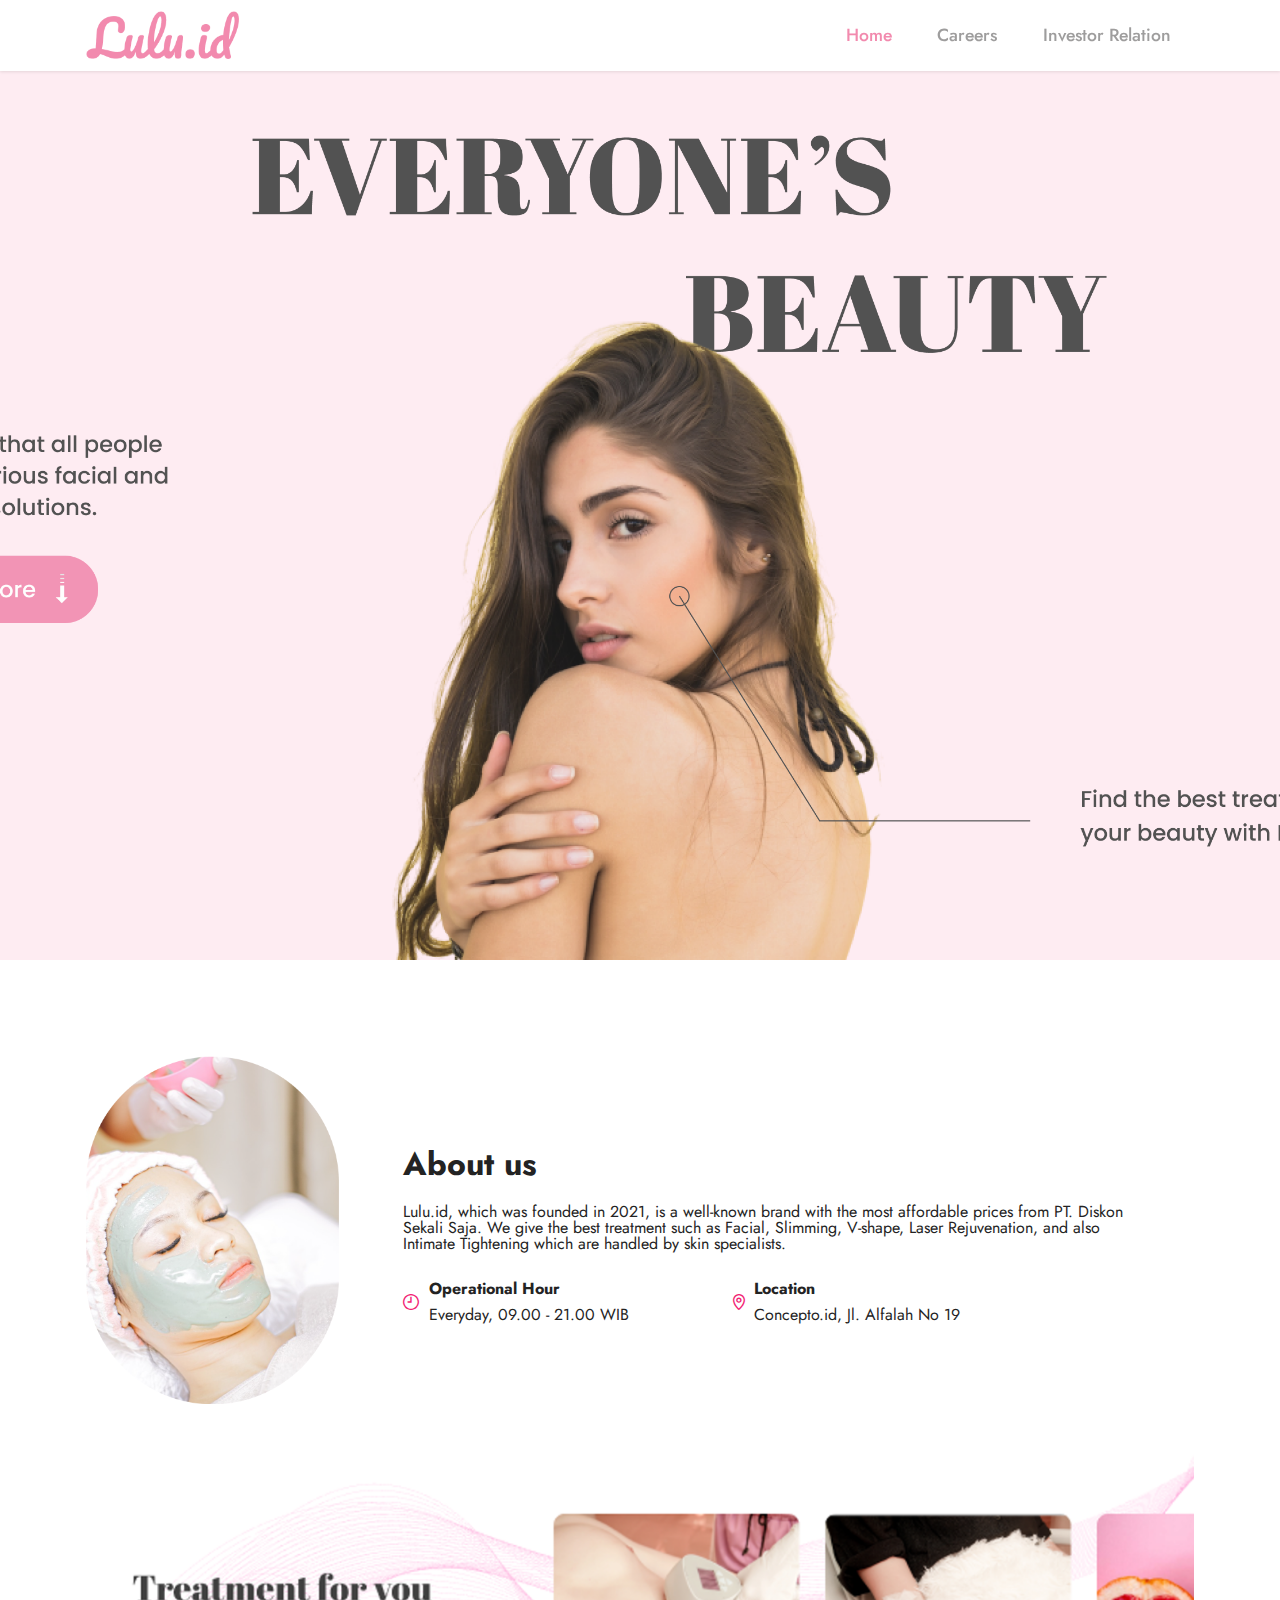
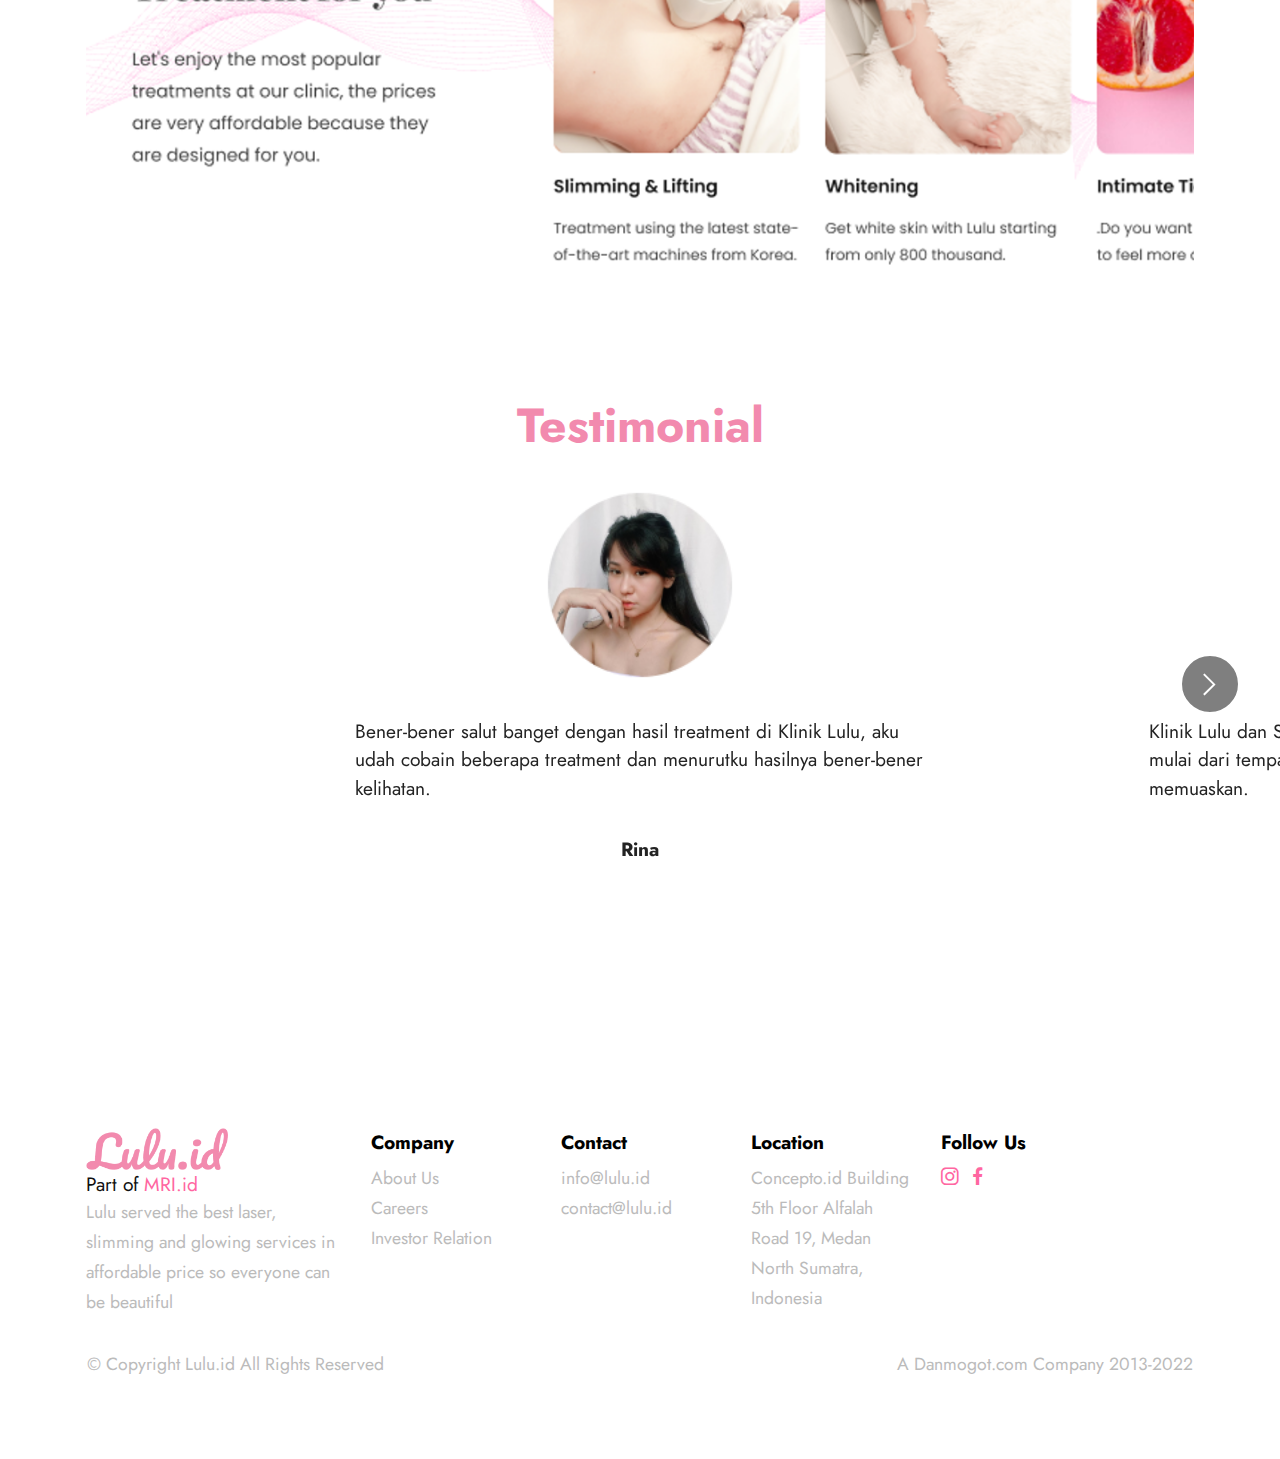
<file: index.html>
<!DOCTYPE html>
<html  >
<head>
  <meta charset="UTF-8">
  <meta http-equiv="X-UA-Compatible" content="IE=edge">
  <meta name="generator" content="LULU.id">
  <meta name="viewport" content="width=device-width, initial-scale=1, minimum-scale=1">
  <link rel="shortcut icon" href="assets/images/lulu.id.png" type="image/x-icon">
  <meta name="description" content="">
  
  
  <title>Lulu.Id</title>
  <link rel="stylesheet" href="assets/web/assets/mobirise-icons2/mobirise2.css">
  <link rel="stylesheet" href="assets/bootstrap/css/bootstrap.min.css">
  <link rel="stylesheet" href="assets/bootstrap/css/bootstrap-grid.min.css">
  <link rel="stylesheet" href="assets/bootstrap/css/bootstrap-reboot.min.css">
  <link rel="stylesheet" href="assets/dropdown/css/style.css">
  <link rel="stylesheet" href="assets/socicon/css/styles.css">
  <link rel="stylesheet" href="assets/theme/css/style.css">
  <link rel="preload" href="https://fonts.googleapis.com/css2?family=Jost:ital,wght@0,400;0,700;1,400;1,700&display=swap&display=swap" as="style" onload="this.onload=null;this.rel='stylesheet'">
  <noscript><link rel="stylesheet" href="https://fonts.googleapis.com/css2?family=Jost:ital,wght@0,400;0,700;1,400;1,700&display=swap&display=swap"></noscript>
  <link rel="preload" as="style" href="assets/mobirise/css/mbr-additional.css"><link rel="stylesheet" href="assets/mobirise/css/mbr-additional.css" type="text/css">

  
  
  
</head>
<body>
  
  <section data-bs-version="5.1" class="menu menu2 cid-ttFE0yYDSq" once="menu" id="menu2-0">
    
    <nav class="navbar navbar-dropdown navbar-fixed-top navbar-expand-lg">
        <div class="container">
            <div class="navbar-brand">
                <span class="navbar-logo">
                    
                        <img src="assets/images/lulu.id.png" alt="" style="height: 3rem;">
                    
                </span>
                
            </div>
            <button class="navbar-toggler" type="button" data-toggle="collapse" data-bs-toggle="collapse" data-target="#navbarSupportedContent" data-bs-target="#navbarSupportedContent" aria-controls="navbarNavAltMarkup" aria-expanded="false" aria-label="Toggle navigation">
                <div class="hamburger">
                    <span></span>
                    <span></span>
                    <span></span>
                    <span></span>
                </div>
            </button>
            <div class="collapse navbar-collapse" id="navbarSupportedContent">
                <ul class="navbar-nav nav-dropdown nav-right" data-app-modern-menu="true"><li class="nav-item"><a style="color:#F28AAE;" class="nav-link link  display-4" href="index.html">Home</a></li>
                    <li class="nav-item"><a  style="color:#9E9D9D;" class="nav-link link display-4" href="Careers.html">Careers</a></li>
                    <li class="nav-item"><a style="color:#9E9D9D;"  class="nav-link link display-4" href="InvestorRelation.html">Investor Relation</a>
                    </li></ul>
                
                
            </div>
        </div>
    </nav>
</section>

<section data-bs-version="5.1" class="header1 cid-ttFEzTuEbl mbr-fullscreen" id="header1-1">

    

    
    <div class="mbr-overlay" style="opacity: 0.1; background-color: rgb(250, 250, 250);"></div>

    <div class="container">
        <div class="row">
            <div class="col-12 col-lg-5">
                
                
                
                
            </div>
        </div>
    </div>
</section>

<section data-bs-version="5.1" class="team2 cid-ttFFdKqu2H" xmlns="http://www.w3.org/1999/html" id="team2-2">
    

    
    
    <div class="container">
        <div class="card">
            <div class="card-wrapper">
                <div class="row align-items-center">
                    <div class="col-12 col-md-3">
                        <div class="image-wrapper">
                            <img src="assets/images/rectangle-18103.png" alt="">
                        </div>
                    </div>
                    <div class="col-12 col-md">
                        <div class="card-box">
                            <h5 class="card-title mbr-fonts-style m-0 mb-3 display-5"><strong>About us</strong></h5>
                            
                            <p class="mbr-text mbr-fonts-style display-7"></p><p>
                                Lulu.id, which was founded in 2021, is a well-known brand with the most affordable prices from PT. Diskon Sekali Saja. We give the best treatment such as Facial, Slimming, V-shape, Laser Rejuvenation, and also Intimate Tightening which are handled by skin specialists.<br><br></p>
								<table border="0" style="width:90%;" cellpadding="0" cellspacing="0">
									<tr style="line-height:10px;">
										<td style="width:4%;">&nbsp;</td>
										<td><strong>Operational Hour</strong></td>
										<td>&nbsp;</td>
										<td>&nbsp;</td>
										<td><strong>Location</strong>
									</tr>
									<tr style="line-height:10px;">
										<td><span class="mbr-iconfont mobi-mbri-clock mobi-mbri" style="color: rgb(242, 35, 115); fill: rgb(242, 35, 115);"></td>
										<td>&nbsp;</td>
										<td>&nbsp;</td>
										<td><span class="mbr-iconfont mobi-mbri-map-pin mobi-mbri" style="color: rgb(242, 35, 115); fill: rgb(242, 35, 115);"></span></td>
										<td>&nbsp;</strong>
									</tr>
									<tr style="line-height:10px;">
										<td>&nbsp;</td>
										<td>Everyday, 09.00 - 21.00 WIB</td>
										<td>&nbsp;</td>
										<td>&nbsp;</td>
										<td>Concepto.id, Jl. Alfalah No 19</td>
									</tr>
									
									
								</table>
                        </div>
                    </div>
                </div>
            </div>
        </div>
        <div class="card">
            <div class="card-wrapper">
                <div class="row align-items-center" style="text-align:right;">
                    
                    <img src="assets/images/Picture24.png" alt="">
                    
                </div>
            </div>
        </div>
        
    </div>
</section>


<section data-bs-version="5.1" class="people5 mbr-embla cid-ttFJnySwrz" id="people5-5">

    

    
    

    <div class="position-relative text-center" style="top:-80px;">
        <h3 class="mb-4 mbr-fonts-style display-2">
		
            <strong>Testimonial</strong></h3>

        <div class="embla" data-skip-snaps="true" data-align="center" data-auto-play="true" data-auto-play-interval="5" data-draggable="true">
            <div class="embla__viewport container-fluid">
                <div class="embla__container">
                    <div class="embla__slide slider-image item" style="margin-left: 7rem; margin-right: 7rem;">
                        <div class="user">
                            <div class="user_image">
                                <div class="item-wrapper position-relative">
                                    <img src="assets/images/ellipse-867.png" alt="">
                                </div>
                            </div>
                            <div class="user_text mb-4">
                                <p class="mbr-fonts-style display-7">
                                    Bener-bener salut banget dengan hasil treatment di Klinik Lulu, aku udah cobain beberapa treatment dan menurutku hasilnya bener-bener kelihatan.
                                </p>
                            </div>
                            <div class="user_name mbr-fonts-style mb-2 display-7">
                                <strong>Rina</strong>
                            </div>
                            
                        </div>
                    </div>
                    <div class="embla__slide slider-image item" style="margin-left: 7rem; margin-right: 7rem;">
                        <div class="user">
                            <div class="user_image">
                                <div class="item-wrapper position-relative">
                                    <img src="assets/images/ellipse-868.png" alt="">
                                </div>
                            </div>
                            <div class="user_text mb-4">
                                <p class="mbr-fonts-style display-7">
                                    Klinik Lulu dan Studio Silium tetap menjadi Klinik favorit saya, karna mulai dari tempat, pelayanan serta hasil treatment disini semuanya memuaskan.
                                </p>
                            </div>
                            <div class="user_name mbr-fonts-style mb-2 display-7">
                                <strong>Widya</strong>
                            </div>
                            
                        </div>
                    </div>
                    <div class="embla__slide slider-image item" style="margin-left: 7rem; margin-right: 7rem;">
                        <div class="user">
                            <div class="user_image">
                                <div class="item-wrapper position-relative">
                                    <img src="assets/images/ellipse-869.png" alt="">
                                </div>
                            </div>
                            <div class="user_text mb-4">
                                <p class="mbr-fonts-style display-7">
                                    Honestly, gak nyangka bakalan sebagus itu hasil PRP Hair Growth Treatment di Klinik Lulu, rambut-rambut halus ku sudah makin banyak yang tumbuh, Thanks banget Klinik Lulu
                                </p>
                            </div>
                            <div class="user_name mbr-fonts-style mb-2 display-7">
                                <strong>Ziszek</strong>
                            </div>
                            
                        </div>
                    </div>
                </div>
            </div>
            <button class="embla__button embla__button--prev">
                <span class="mobi-mbri mobi-mbri-arrow-prev mbr-iconfont" aria-hidden="true"></span>
                <span class="sr-only visually-hidden visually-hidden">Previous</span>
            </button>
            <button class="embla__button embla__button--next">
                <span class="mobi-mbri mobi-mbri-arrow-next mbr-iconfont" aria-hidden="true"></span>
                <span class="sr-only visually-hidden visually-hidden">Next</span>
            </button>
        </div>
    </div>
</section>



<section data-bs-version="5.1" class="footer4 cid-ttFKyhwaiB" once="footers" id="footer4-6">
	<div class="container">
        <div class="row mbr-white">
            <div class="col-sm-3">
				<img src="assets/images/lulu.id.png" alt="" style="width:142px;height:42px;">
				<span class="mbr-fonts-style display-7 mbr-black">Part of <span style="color:#FF66A1;">MRI.id</span></span>
                	<ul class="list mbr-fonts-style display-4">
                    <li class="mbr-text item-wrap">Lulu served the best laser, slimming and glowing services in affordable price so everyone can be beautiful</li>
                </ul>
            </div>
            <div class="col-sm-2">
                <h5 class="mbr-section-subtitle mbr-fonts-style mb-2 display-7">
                    <strong>Company</strong></h5>
                <ul class="list mbr-fonts-style display-4">
                    <li class="mbr-text item-wrap">About Us</li><li class="mbr-text item-wrap">Careers</li><li class="mbr-text item-wrap">Investor Relation</li>
                </ul>
            </div>
            <div class="col-sm-2">
                <h5 class="mbr-section-subtitle mbr-fonts-style mb-2 display-7">
                    <strong>Contact</strong></h5>
                <ul class="list mbr-fonts-style display-4">
                    <li class="mbr-text item-wrap">info@lulu.id</li><li class="mbr-text item-wrap">contact@lulu.id</li>
                </ul>
            </div>
			<div class="col-sm-2">
                <h5 class="mbr-section-subtitle mbr-fonts-style mb-2 display-7">
                    <strong>Location</strong></h5>
                <ul class="list mbr-fonts-style display-4">
                    <li class="mbr-text item-wrap">Concepto.id Building 5th Floor Alfalah Road 19, Medan North Sumatra, Indonesia</li>
                </ul>
            </div>
			<div class="col-sm-2">
                <h5 class="mbr-section-subtitle mbr-fonts-style mb-2 display-7">
                    <strong>Follow Us</strong></h5>
                <ul class="list mbr-fonts-style display-4">
                    <li class="mbr-text item-wrap"><span class="mbr-iconfont socicon-instagram socicon" style="color: rgb(255, 102, 161); fill: rgb(255, 102, 161);"></span>&nbsp;&nbsp;<span class="mbr-iconfont socicon-facebook socicon" style="color: rgb(255, 102, 161); fill: rgb(255, 102, 161);"></span></li>
                </ul>
            </div>
            <div class="col-12 mt-4">
                <table border="0" style="width:100%;">
					<tr>
						<td><span class="mbr-text mb-0 mbr-fonts-style align-left display-4">© Copyright Lulu.id All Rights Reserved</span></td>
						<td align="right"><span class="mbr-text mb-0 mbr-fonts-style align-right display-4">A Danmogot.com Company 2013-2022</span></td>
					</tr>
				</table>
            </div>
        </div>
    </div>
</section>
<script src="assets/bootstrap/js/bootstrap.bundle.min.js"></script>  <script src="assets/smoothscroll/smooth-scroll.js"></script>  <script src="assets/ytplayer/index.js"></script>  <script src="assets/dropdown/js/navbar-dropdown.js"></script>  <script src="assets/embla/embla.min.js"></script>  <script src="assets/embla/script.js"></script>  <script src="assets/theme/js/script.js"></script>  <script src="assets/formoid/formoid.min.js"></script>
<section class="display-7" style="display:none!important;padding: 0;align-items: center;justify-content: center;flex-wrap: wrap;    align-content: center;display: flex;position: relative;height: 4rem;"></section>  
  
  
</body>
</html>
</file>
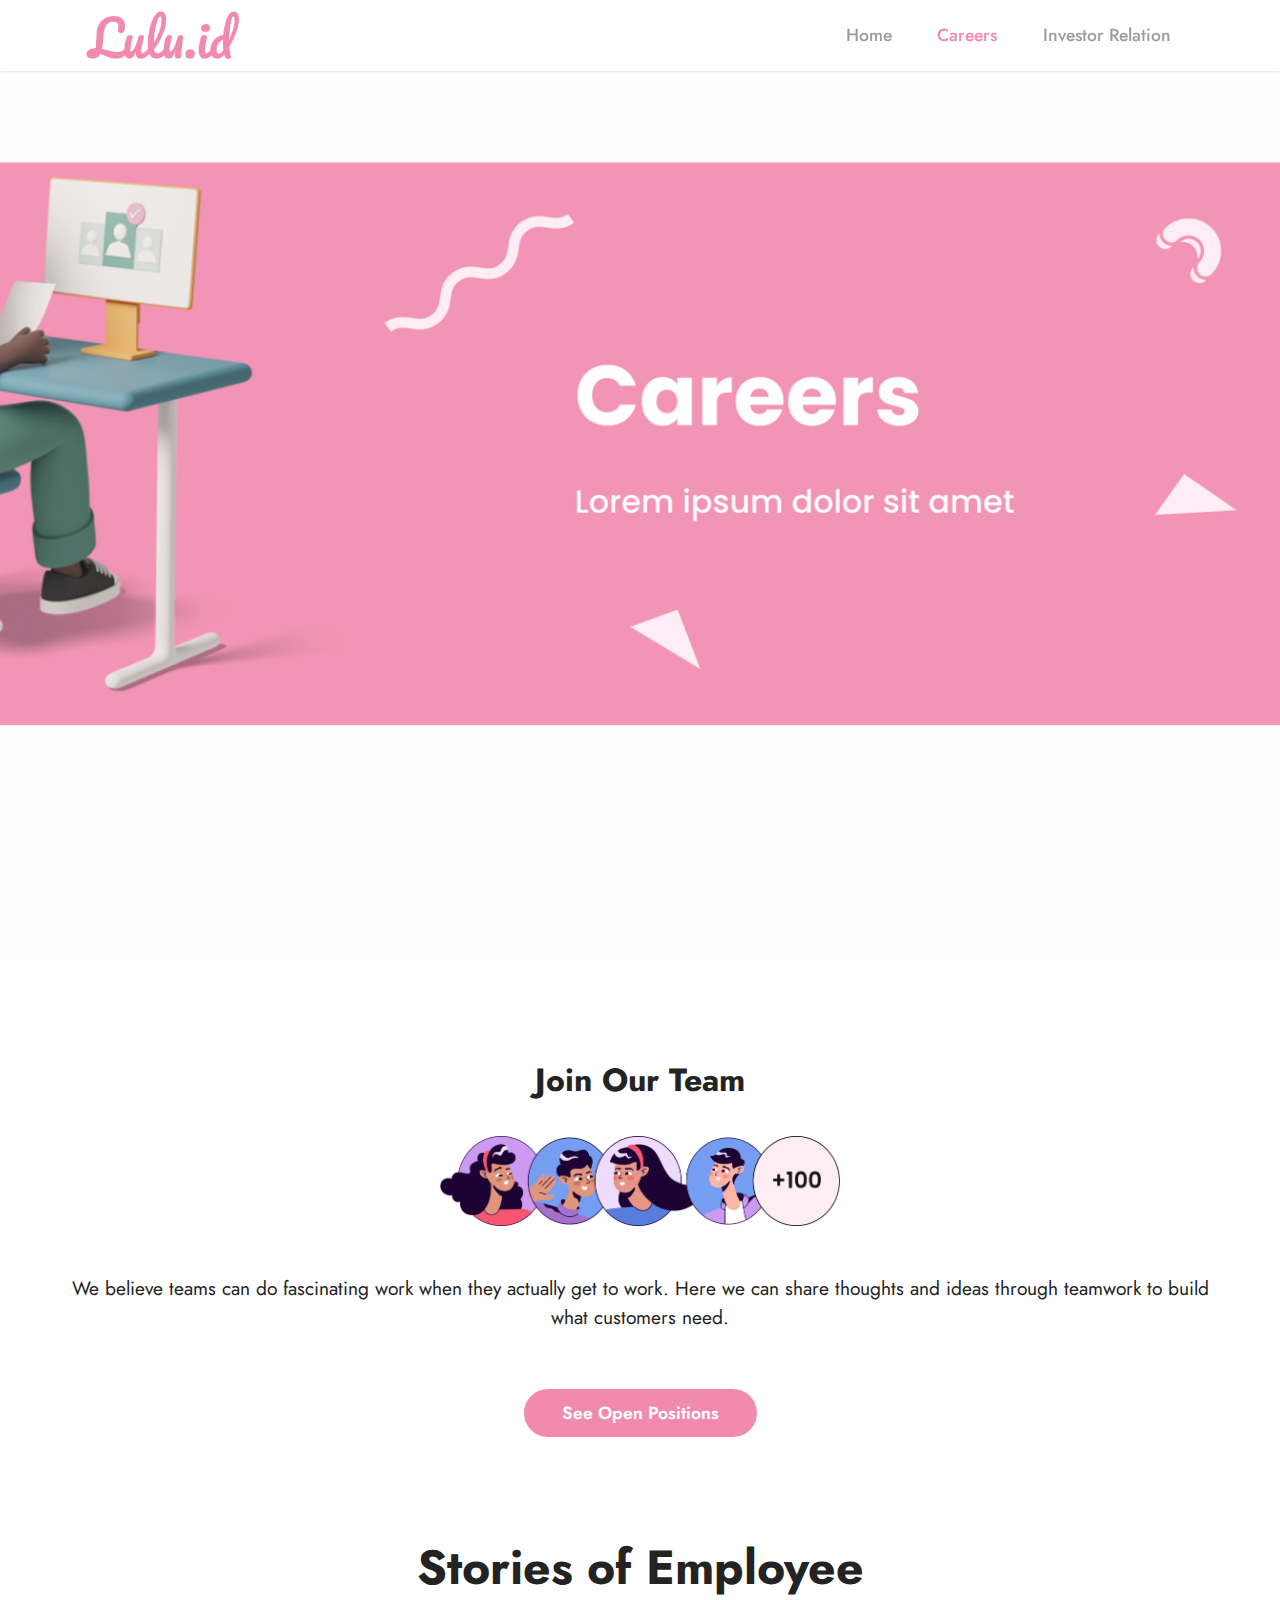
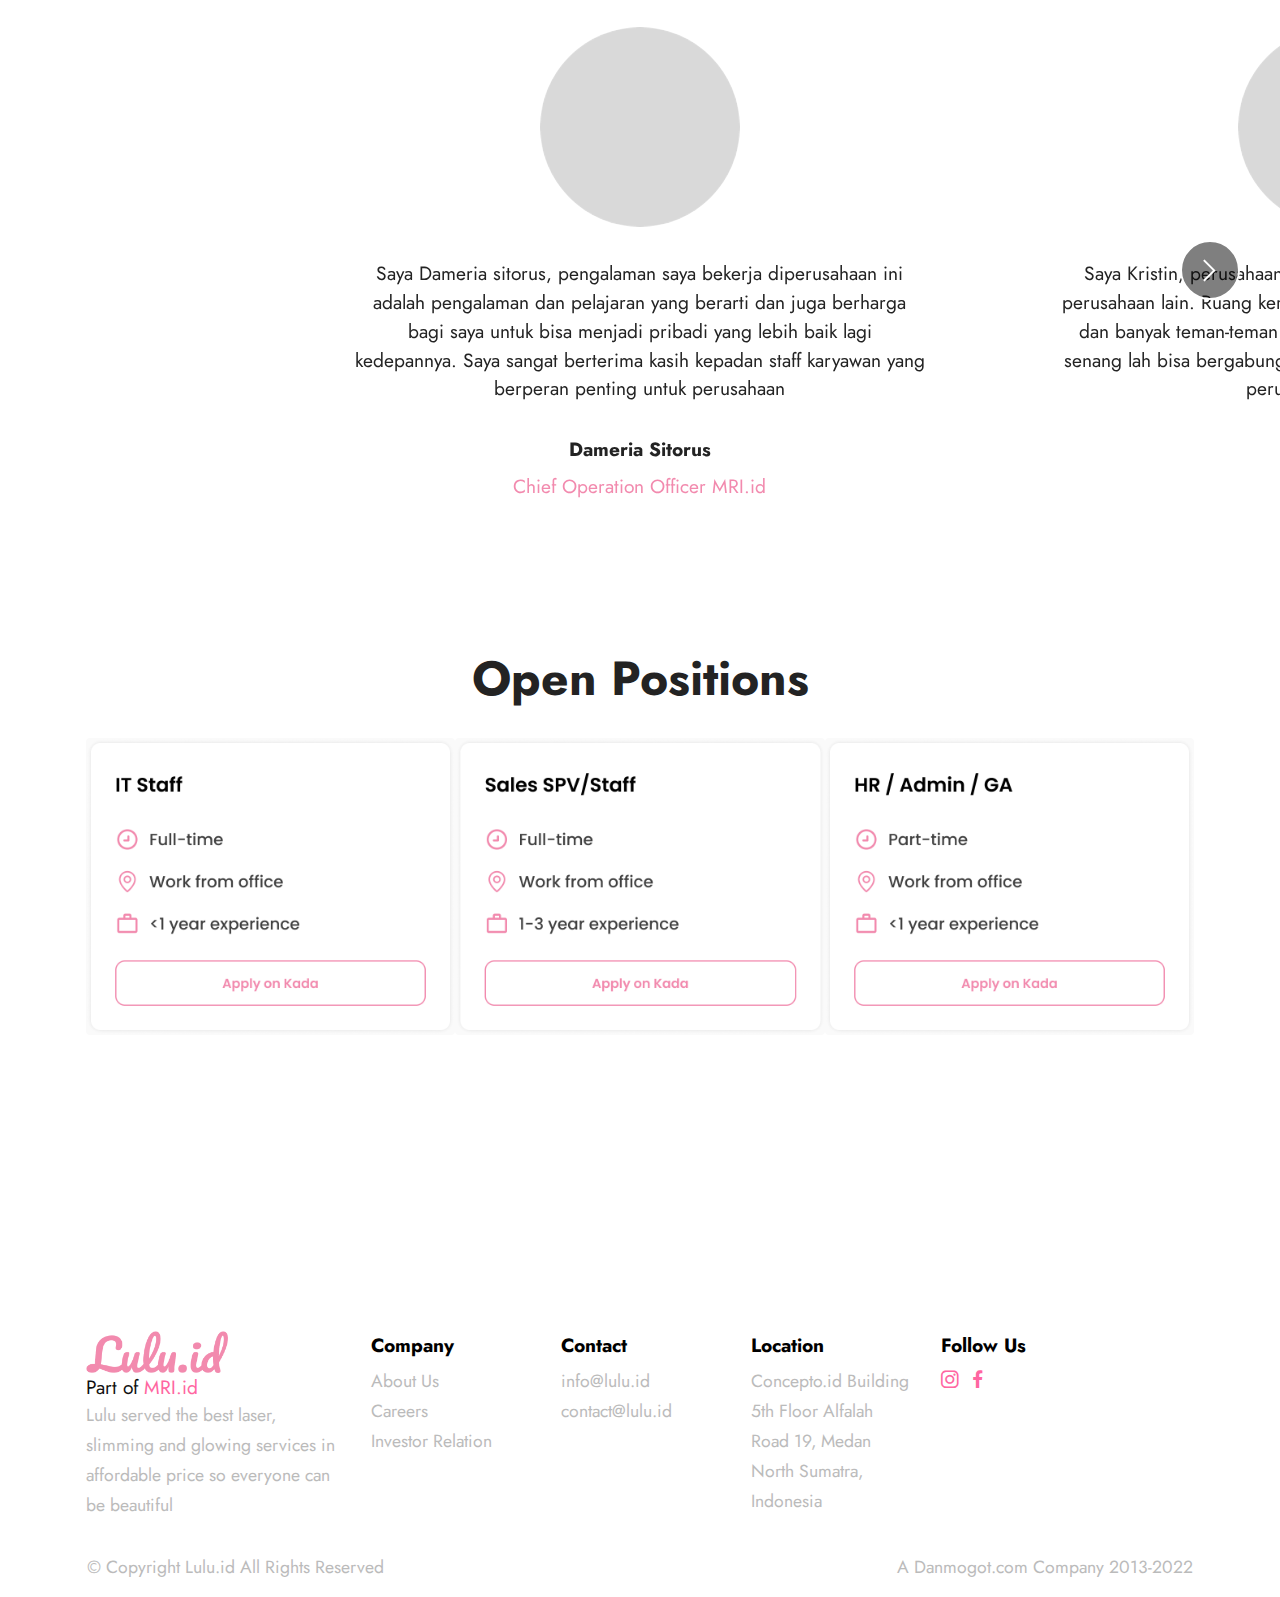
<file: Careers.html>
<!DOCTYPE html>
<html  >
<head>
  <meta charset="UTF-8">
  <meta http-equiv="X-UA-Compatible" content="IE=edge">
  <meta name="generator" content="Lulu.id">
  <meta name="viewport" content="width=device-width, initial-scale=1, minimum-scale=1">
  <link rel="shortcut icon" href="assets/images/lulu.id.png" type="image/x-icon">
  <meta name="description" content="">
  
  
  <title>Lulu.id</title>
  <link rel="stylesheet" href="assets/web/assets/mobirise-icons2/mobirise2.css">
  <link rel="stylesheet" href="assets/bootstrap/css/bootstrap.min.css">
  <link rel="stylesheet" href="assets/bootstrap/css/bootstrap-grid.min.css">
  <link rel="stylesheet" href="assets/bootstrap/css/bootstrap-reboot.min.css">
  <link rel="stylesheet" href="assets/parallax/jarallax.css">
  <link rel="stylesheet" href="assets/dropdown/css/style.css">
  <link rel="stylesheet" href="assets/socicon/css/styles.css">
  <link rel="stylesheet" href="assets/theme/css/style.css">
  <link rel="preload" href="https://fonts.googleapis.com/css?family=Jost:100,200,300,400,500,600,700,800,900,100i,200i,300i,400i,500i,600i,700i,800i,900i&display=swap" as="style" onload="this.onload=null;this.rel='stylesheet'">
  <noscript><link rel="stylesheet" href="https://fonts.googleapis.com/css?family=Jost:100,200,300,400,500,600,700,800,900,100i,200i,300i,400i,500i,600i,700i,800i,900i&display=swap"></noscript>
  <link rel="preload" as="style" href="assets/mobirise/css/mbr-additional.css"><link rel="stylesheet" href="assets/mobirise/css/mbr-additional.css" type="text/css">

  
  
  
</head>
<body>
  
  <section data-bs-version="5.1" class="menu menu2 cid-ttFLFeNxGc" once="menu" id="menu2-7">
    
    <nav class="navbar navbar-dropdown navbar-fixed-top navbar-expand-lg">
        <div class="container">
            <div class="navbar-brand">
                <span class="navbar-logo">
                    
                        <img src="assets/images/lulu.id.png" alt="" style="height: 3rem;">
                    
                </span>
                
            </div>
            <button class="navbar-toggler" type="button" data-toggle="collapse" data-bs-toggle="collapse" data-target="#navbarSupportedContent" data-bs-target="#navbarSupportedContent" aria-controls="navbarNavAltMarkup" aria-expanded="false" aria-label="Toggle navigation">
                <div class="hamburger">
                    <span></span>
                    <span></span>
                    <span></span>
                    <span></span>
                </div>
            </button>
            <div class="collapse navbar-collapse" id="navbarSupportedContent">
                <ul class="navbar-nav nav-dropdown nav-right" data-app-modern-menu="true"><li class="nav-item"><a style="color:#9E9D9D;" class="nav-link link display-4" href="index.html">Home</a></li>
                    <li class="nav-item"><a style="color:#F28AAE;" class="nav-link link display-4" href="Careers.html">Careers</a></li>
                    <li class="nav-item"><a style="color:#9E9D9D;" class="nav-link link display-4" href="InvestorRelation.html">Investor Relation</a>
                    </li></ul>
                
                
            </div>
        </div>
    </nav>
</section>

<section data-bs-version="5.1" class="header1 cid-ttFMBpcLpT mbr-fullscreen mbr-parallax-background" id="header1-g">

    

    
    <div class="mbr-overlay" style="opacity: 0.1; background-color: rgb(250, 250, 250);"></div>

    <div class="container">
        <div class="row">
            <div class="col-12 col-lg-5">
                
                
                
                
            </div>
        </div>
    </div>
</section>

<section data-bs-version="5.1" class="content1 cid-ttFPaK1eRf" id="content1-i">
    
    
    <div class="container-fluid">
        <div class="mbr-section-head">
            <h4 class="mbr-section-title mbr-fonts-style align-center mb-0 display-5"><strong>Join Our Team</strong></h4>
            
        </div>
        <div class="row mt-4">
            <div class="item features-image сol-12 col-md-6 col-lg-12">
                <div class="item-wrapper">
                    <div class="item-img" style="text-align:center;">
						<center>
                        <img src="assets/images/frame-35849.png" style="width:400px;height:90px;" alt="" align="center" title="">
						
                    </div>
                    <div class="item-content">
                        
                        
                        <p class="mbr-text mbr-fonts-style mt-3 display-7">We believe teams can do fascinating work when they actually get to work. Here we can share thoughts and ideas through teamwork to build what customers need.<br></p>
                    </div>
					<center>
                    <button type="button" class="btn  display-4" style="background-color:#F28AAE;width:233px;border-radius:50px;color:white">See Open Positions</button></div>
					</center>
                </div>
            </div>
            


        </div>
    </div>
</section>

<section data-bs-version="5.1" class="people5 mbr-embla cid-ttFRrgXJMV" id="people5-k">

    

    
    

    <div class="position-relative text-center" style="top:-80px;">
        <h3 class="mb-4 mbr-fonts-style display-2"><strong>Stories of Employee</strong></h3>

        <div class="embla" data-skip-snaps="true" data-align="center" data-auto-play="true" data-auto-play-interval="5" data-draggable="true">
            <div class="embla__viewport container-fluid">
                <div class="embla__container">
                    <div class="embla__slide slider-image item" style="margin-left: 4rem; margin-right: 4rem;">
                        <div class="user">
                            <div class="user_image">
                                <div class="item-wrapper position-relative">
                                    <img src="assets/images/ellipse-870.png" alt="">
                                </div>
                            </div>
                            <div class="user_text mb-4">
                                <p class="mbr-fonts-style display-7">
                                    Saya Dameria sitorus, pengalaman saya bekerja diperusahaan ini adalah pengalaman dan pelajaran yang berarti dan juga berharga bagi saya untuk bisa menjadi pribadi yang lebih baik lagi kedepannya. Saya sangat berterima kasih kepadan staff karyawan yang berperan penting untuk perusahaan
                                </p>
                            </div>
                            <div class="user_name mbr-fonts-style mb-2 display-7"><strong>Dameria Sitorus</strong></div>
                            <div class="user_desk mbr-fonts-style display-7">Chief Operation Officer MRI.id</div>
                        </div>
                    </div>
                    <div class="embla__slide slider-image item" style="margin-left: 4rem; margin-right: 4rem;">
                        <div class="user">
                            <div class="user_image">
                                <div class="item-wrapper position-relative">
                                    <img src="assets/images/ellipse-870.png" alt="">
                                </div>
                            </div>
                            <div class="user_text mb-4">
                                <p class="mbr-fonts-style display-7">
                                    Saya Kristin, perusahaan ini menurut saya keren sih, beda dari perusahaan lain. Ruang kerja nya nyaman, tempatnya instagramable, dan banyak teman-teman satu devisi yang baik juga, intinya saya senang lah bisa bergabung dan bekerja di perusahaan ini. Semoga perusahaan ini tambah
                                </p>
                            </div>
                            <div class="user_name mbr-fonts-style mb-2 display-7"><strong>Kristin Purba</strong></div>
                            <div class="user_desk mbr-fonts-style display-7">KOL Specialist</div>
                        </div>
                    </div>
                    <div class="embla__slide slider-image item" style="margin-left: 4rem; margin-right: 4rem;">
                        <div class="user">
                            <div class="user_image">
                                <div class="item-wrapper position-relative">
                                    <img src="assets/images/ellipse-870.png" alt="">
                                </div>
                            </div>
                            <div class="user_text mb-4">
                                <p class="mbr-fonts-style display-7">"Neque porro quisquam est qui dolorem ipsum quia dolor sit amet, consectetur, adipisci velit..."
<br>"There is no one who loves pain itself, who seeks after it and wants to have it, simply because it is pain..."</p>
                            </div>
                            <div class="user_name mbr-fonts-style mb-2 display-7">
                                <strong>Herbert</strong>
                            </div>
                            <div class="user_desk mbr-fonts-style display-7">
                                DEVELOPER
                            </div>
                        </div>
                    </div>
                </div>
            </div>
            <button class="embla__button embla__button--prev">
                <span class="mobi-mbri mobi-mbri-arrow-prev mbr-iconfont" aria-hidden="true"></span>
                <span class="sr-only visually-hidden visually-hidden">Previous</span>
            </button>
            <button class="embla__button embla__button--next">
                <span class="mobi-mbri mobi-mbri-arrow-next mbr-iconfont" aria-hidden="true"></span>
                <span class="sr-only visually-hidden visually-hidden">Next</span>
            </button>
        </div>
    </div>
</section>

<section data-bs-version="5.1" class="features3 cid-ttFSwTChxd" id="features3-l">
    
    
    <div class="container" style="top:-120px;">
        <div class="mbr-section-head">
            <h4 class="mbr-section-title mbr-fonts-style align-center mb-0 display-2"><strong>Open Positions</strong></h4>
            
        </div>
        <div class="row mt-4">
            <div class="item features-image сol-12 col-md-6 col-lg-4">
                <div class="item-wrapper">
                    <div class="item-img">
                        <img src="assets/images/frame-35804.png" alt="">
                    </div>
                    
                    
                </div>
            </div>
            <div class="item features-image сol-12 col-md-6 col-lg-4">
                <div class="item-wrapper">
                    <div class="item-img">
                        <img src="assets/images/frame-35805.png" alt="">
                    </div>
                    
                    
                </div>
            </div>
            <div class="item features-image сol-12 col-md-6 col-lg-4">
                <div class="item-wrapper">
                    <div class="item-img">
                        <img src="assets/images/frame-35806.png" alt="">
                    </div>
                    
                    
                </div>
            </div>
        </div>
    </div>
</section>

<section data-bs-version="5.1" class="footer4 cid-ttFLFl55SP" once="footers" id="footer4-c">

    

    
    <div class="container">
        <div class="row mbr-white">
            <div class="col-sm-3">
				<img src="assets/images/lulu.id.png" alt="" style="width:142px;height:42px;">
				<span class="mbr-fonts-style display-7 mbr-black">Part of <span style="color:#FF66A1;">MRI.id</span></span>
                	<ul class="list mbr-fonts-style display-4">
                    <li class="mbr-text item-wrap">Lulu served the best laser, slimming and glowing services in affordable price so everyone can be beautiful</li>
                </ul>
            </div>
            <div class="col-sm-2">
                <h5 class="mbr-section-subtitle mbr-fonts-style mb-2 display-7">
                    <strong>Company</strong></h5>
                <ul class="list mbr-fonts-style display-4">
                    <li class="mbr-text item-wrap">About Us</li><li class="mbr-text item-wrap">Careers</li><li class="mbr-text item-wrap">Investor Relation</li>
                </ul>
            </div>
            <div class="col-sm-2">
                <h5 class="mbr-section-subtitle mbr-fonts-style mb-2 display-7">
                    <strong>Contact</strong></h5>
                <ul class="list mbr-fonts-style display-4">
                    <li class="mbr-text item-wrap">info@lulu.id</li><li class="mbr-text item-wrap">contact@lulu.id</li>
                </ul>
            </div>
			<div class="col-sm-2">
                <h5 class="mbr-section-subtitle mbr-fonts-style mb-2 display-7">
                    <strong>Location</strong></h5>
                <ul class="list mbr-fonts-style display-4">
                    <li class="mbr-text item-wrap">Concepto.id Building 5th Floor Alfalah Road 19, Medan North Sumatra, Indonesia</li>
                </ul>
            </div>
			<div class="col-sm-2">
                <h5 class="mbr-section-subtitle mbr-fonts-style mb-2 display-7">
                    <strong>Follow Us</strong></h5>
                <ul class="list mbr-fonts-style display-4">
                    <li class="mbr-text item-wrap"><span class="mbr-iconfont socicon-instagram socicon" style="color: rgb(255, 102, 161); fill: rgb(255, 102, 161);"></span>&nbsp;&nbsp;<span class="mbr-iconfont socicon-facebook socicon" style="color: rgb(255, 102, 161); fill: rgb(255, 102, 161);"></span></li>
                </ul>
            </div>
            <div class="col-12 mt-4">
                <table border="0" style="width:100%;">
					<tr>
						<td><span class="mbr-text mb-0 mbr-fonts-style align-left display-4">© Copyright Lulu.id All Rights Reserved</span></td>
						<td align="right"><span class="mbr-text mb-0 mbr-fonts-style align-right display-4">A Danmogot.com Company 2013-2022</span></td>
					</tr>
				</table>
            </div>
        </div>
    </div>
</section>

<section class="display-7" style="display:none!important;padding: 0;align-items: center;justify-content: center;flex-wrap: wrap;    align-content: center;display: flex;position: relative;height: 4rem;"></section><script src="assets/bootstrap/js/bootstrap.bundle.min.js"></script>  <script src="assets/parallax/jarallax.js"></script>  <script src="assets/smoothscroll/smooth-scroll.js"></script>  <script src="assets/ytplayer/index.js"></script>  <script src="assets/dropdown/js/navbar-dropdown.js"></script>  <script src="assets/embla/embla.min.js"></script>  <script src="assets/embla/script.js"></script>  <script src="assets/theme/js/script.js"></script>  <script src="assets/formoid/formoid.min.js"></script>  
  
  
</body>
</html>
</file>
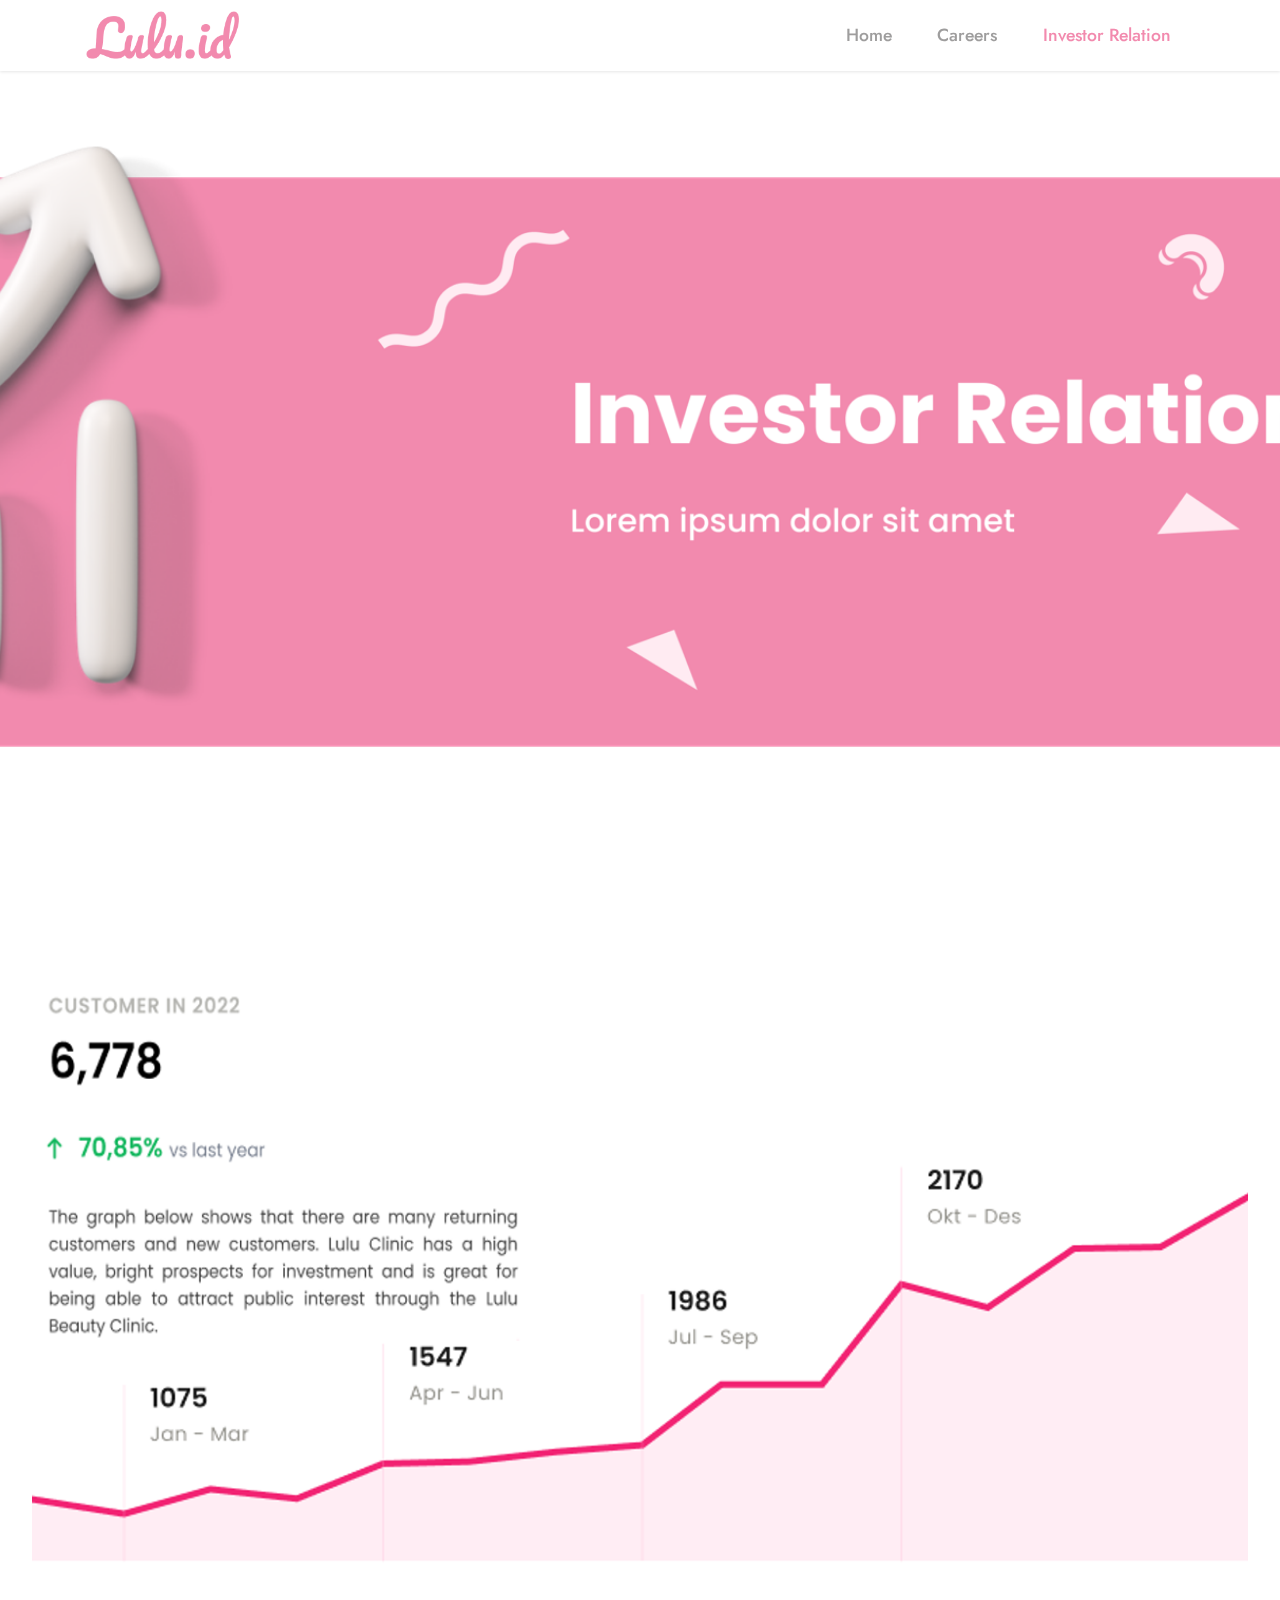
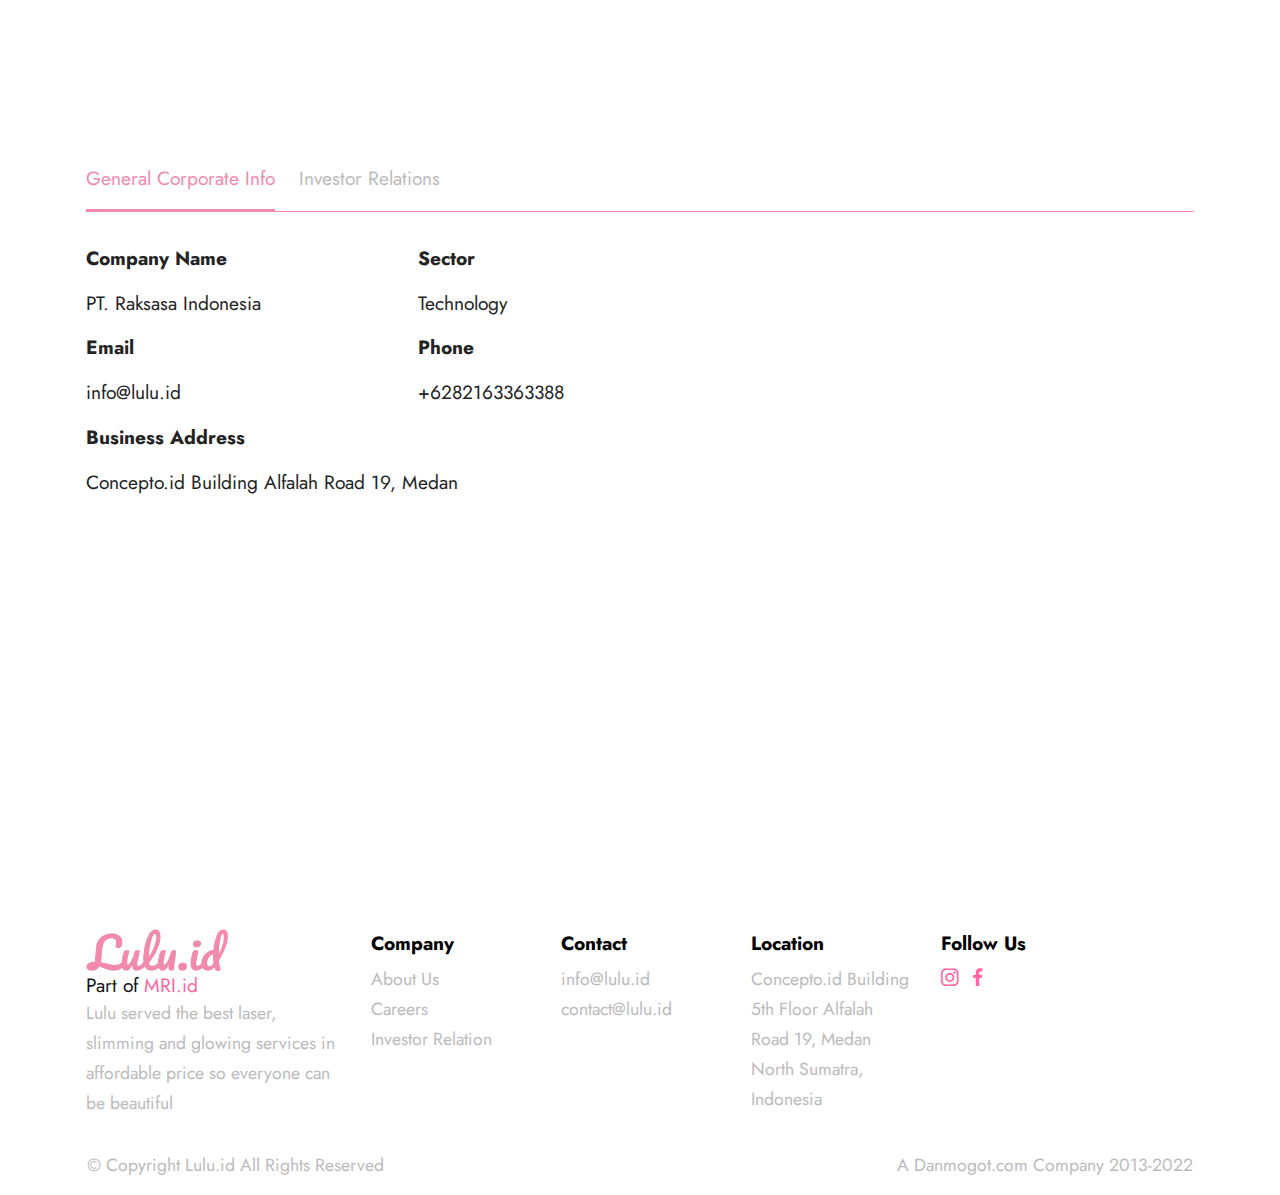
<file: InvestorRelation.html>
<!DOCTYPE html>
<html  >
<head>
  <meta charset="UTF-8">
  <meta http-equiv="X-UA-Compatible" content="IE=edge">
  <meta name="generator" content="Lulu.id">
  <meta name="viewport" content="width=device-width, initial-scale=1, minimum-scale=1">
  <link rel="shortcut icon" href="assets/images/lulu.id.png" type="image/x-icon">
  <meta name="description" content="">
  
  
  <title>Lulu.id</title>
  <link rel="stylesheet" href="assets/bootstrap/css/bootstrap.min.css">
  <link rel="stylesheet" href="assets/bootstrap/css/bootstrap-grid.min.css">
  <link rel="stylesheet" href="assets/bootstrap/css/bootstrap-reboot.min.css">
  <link rel="stylesheet" href="assets/dropdown/css/style.css">
  <link rel="stylesheet" href="assets/socicon/css/styles.css">
  <link rel="stylesheet" href="assets/theme/css/style.css">
  <link rel="preload" href="https://fonts.googleapis.com/css?family=Jost:100,200,300,400,500,600,700,800,900,100i,200i,300i,400i,500i,600i,700i,800i,900i&display=swap" as="style" onload="this.onload=null;this.rel='stylesheet'">
  <noscript><link rel="stylesheet" href="https://fonts.googleapis.com/css?family=Jost:100,200,300,400,500,600,700,800,900,100i,200i,300i,400i,500i,600i,700i,800i,900i&display=swap"></noscript>
  <link rel="preload" as="style" href="assets/mobirise/css/mbr-additional.css"><link rel="stylesheet" href="assets/mobirise/css/mbr-additional.css" type="text/css">

  
  
  
</head>
<body>
  
  <section data-bs-version="5.1" class="menu menu2 cid-ttFSZGTeM5" once="menu" id="menu2-m">
    
    <nav class="navbar navbar-dropdown navbar-fixed-top navbar-expand-lg">
        <div class="container">
            <div class="navbar-brand">
                <span class="navbar-logo">
                    
                        <img src="assets/images/lulu.id.png" alt="" style="height: 3rem;">
                    
                </span>
                
            </div>
            <button class="navbar-toggler" type="button" data-toggle="collapse" data-bs-toggle="collapse" data-target="#navbarSupportedContent" data-bs-target="#navbarSupportedContent" aria-controls="navbarNavAltMarkup" aria-expanded="false" aria-label="Toggle navigation">
                <div class="hamburger">
                    <span></span>
                    <span></span>
                    <span></span>
                    <span></span>
                </div>
            </button>
            <div class="collapse navbar-collapse" id="navbarSupportedContent">
                <ul class="navbar-nav nav-dropdown nav-right" data-app-modern-menu="true"><li class="nav-item"><a style="color:#9E9D9D;" class="nav-link link display-4" href="index.html">Home</a></li>
                    <li class="nav-item"><a style="color:#9E9D9D;" class="nav-link link display-4" href="Careers.html">Careers</a></li>
                    <li class="nav-item"><a style="color:#F28AAE;" class="nav-link link display-4" href="InvestorRelation.html">Investor Relation</a>
                    </li></ul>
                
                
            </div>
        </div>
    </nav>
</section>

<section data-bs-version="5.1" class="header1 cid-ttFSZHUsba mbr-fullscreen" id="header1-n">

    

    
    

    <div class="container">
        <div class="row justify-content-center">
            <div class="col-12 col-lg-5">
                
                
                
                
            </div>
        </div>
    </div>
</section>

<section data-bs-version="5.1" class="image3 cid-ttQaKPlnUF mbr-fullscreen" id="image3-15">
    

    
    

    <div class="container-fluid" style="top:-120px;">
        <div class="row justify-content-center">
            <div class="col-12 col-lg-12">
                <div class="image-wrapper">
					
					<img src="assets/images/line.png" style="width:100%;margin-top:130px;" alt="">
					
					</div>
				</div>
            </div>
		<img src="assets/images/Picture25.png" style="width:500px;height:360px;top:-20px;position:absolute;" alt="">	
        </div>
		
    </div>
	
</section>

<section data-bs-version="5.1" class="tabs content18 cid-ttFWAyGCje" id="tabs1-v">

    

    
    
    <div class="container" style="top:-240px;">
        
        <div class="row justify-content-center mt-4" >
            <div class="col-12 col-md-12">
                <ul class="nav nav-tabs mb-4" role="tablist">
                    <li class="nav-item first mbr-fonts-style"><a class="nav-link mbr-fonts-style show active display-7" role="tab" data-toggle="tab" data-bs-toggle="tab" href="#tabs1-v_tab0" aria-selected="true">General Corporate Info</a></li>
                    <li class="nav-item"><a class="nav-link mbr-fonts-style active display-7" role="tab" data-toggle="tab" data-bs-toggle="tab" href="#tabs1-v_tab1" aria-selected="true">Investor Relations</a></li>
                    
                    
                    
                    
                </ul>
                <div class="tab-content">
                    <div id="tab1" class="tab-pane in active" role="tabpanel">
                        <div class="row">
                            <div class="col-md-12">
								<table border="0" style="width:100%;" cellpadding="0" cellspacing="0">
									<tr style="line-height:8px;">	
										<td style="width:30%"><p class="mbr-text mbr-fonts-style display-7"><strong>Company Name</strong></p></td>
										<td><p class="mbr-text mbr-fonts-style display-7"><strong>Sector</strong></p></td>
									</tr>
									<tr>	
										<td><p class="mbr-text mbr-fonts-style display-7">PT. Raksasa Indonesia</p></td>
										<td><p class="mbr-text mbr-fonts-style display-7">Technology</p></td>
									</tr>
									<tr style="line-height:8px;">	
										<td style="width:30%"><p class="mbr-text mbr-fonts-style display-7"><strong>Email</strong></p></td>
										<td><p class="mbr-text mbr-fonts-style display-7"><strong>Phone</strong></p></td>
									</tr>
									<tr>	
										<td><p class="mbr-text mbr-fonts-style display-7">info@lulu.id</p></td>
										<td><p class="mbr-text mbr-fonts-style display-7">+6282163363388</p></td>
									</tr>
									<tr style="line-height:8px;">	
										<td colspan="2"><p class="mbr-text mbr-fonts-style display-7"><strong>Business Address</strong></p></td>
									</tr>
									<tr>	
										<td colspan="2"><p class="mbr-text mbr-fonts-style display-7">Concepto.id Building Alfalah Road 19, Medan</p></td>
									</tr>
									
								</table>
                            </div>
                        </div>
                    </div>
                    <div id="tab2" class="tab-pane" role="tabpanel">
                        <div class="row">
                            <div class="col-md-12">
                                <p class="mbr-text mbr-fonts-style display-7">
                                    <form action="#" method="POST" class="mbr-form form-with-styler" data-form-title="Form Name"><input type="hidden" name="email" data-form-email="true" value="It/jnNZhfzQQy4WQH1gKcts/hpOvBir9n8iis2AHNlVyKZDGt3WT8EIL1EodK7T21FAQ8GBUfc3yqiy+9HC6g2edi/bsGrsQ7OOcDBBxL78oK5OAPTf2EvdIQcbaQKlR">
                    <div class="row">
                        <div hidden="hidden" data-form-alert="" class="alert alert-success col-12">Thanks for filling out the form!</div>
                        <div hidden="hidden" data-form-alert-danger="" class="alert alert-danger col-12">
                            Oops...! some problem!
                        </div>
                    </div>
                    <div class="dragArea row">
                        <div class="col-md col-sm-12 form-group mb-3" data-for="name">
							<label><strong>Name</strong></label>
                            <input type="text" name="name" data-form-field="name" class="form-control" value="" id="name-form5-e">
                        </div>
                        <div class="col-md col-sm-12 form-group mb-3" data-for="email">
						<label><strong>Email</strong></label>
                            <input type="email" name="email" data-form-field="email" class="form-control" value="" id="email-form5-e">
                        </div>
                        
                        <div class="col-12 form-group mb-3" data-for="textarea">
							<label><strong>Message</strong></label>
                            <textarea name="textarea" placeholder="Message" data-form-field="textarea" class="form-control" id="textarea-form5-e"></textarea>
                        </div>
                        <div class="col-lg-12 col-md-12 col-sm-12 align-center mbr-section-btn">
						<button type="button" class="btn  display-4" style="background-color:#F22373;color:white">Send</button></div>
                    </div>
                </form>
                            </div>
                        </div>
                    </div>
                    
                    
                    
                    
                </div>
            </div>
        </div>
    </div>
</section>

<section data-bs-version="5.1" class="footer4 cid-ttFSZMxMZF" once="footers" id="footer4-r">

    <div class="container">
        <div class="row mbr-white">
            <div class="col-sm-3">
				<img src="assets/images/lulu.id.png" alt="" style="width:142px;height:42px;">
				<span class="mbr-fonts-style display-7 mbr-black">Part of <span style="color:#FF66A1;">MRI.id</span></span>
                	<ul class="list mbr-fonts-style display-4">
                    <li class="mbr-text item-wrap">Lulu served the best laser, slimming and glowing services in affordable price so everyone can be beautiful</li>
                </ul>
            </div>
            <div class="col-sm-2">
                <h5 class="mbr-section-subtitle mbr-fonts-style mb-2 display-7">
                    <strong>Company</strong></h5>
                <ul class="list mbr-fonts-style display-4">
                    <li class="mbr-text item-wrap">About Us</li><li class="mbr-text item-wrap">Careers</li><li class="mbr-text item-wrap">Investor Relation</li>
                </ul>
            </div>
            <div class="col-sm-2">
                <h5 class="mbr-section-subtitle mbr-fonts-style mb-2 display-7">
                    <strong>Contact</strong></h5>
                <ul class="list mbr-fonts-style display-4">
                    <li class="mbr-text item-wrap">info@lulu.id</li><li class="mbr-text item-wrap">contact@lulu.id</li>
                </ul>
            </div>
			<div class="col-sm-2">
                <h5 class="mbr-section-subtitle mbr-fonts-style mb-2 display-7">
                    <strong>Location</strong></h5>
                <ul class="list mbr-fonts-style display-4">
                    <li class="mbr-text item-wrap">Concepto.id Building 5th Floor Alfalah Road 19, Medan North Sumatra, Indonesia</li>
                </ul>
            </div>
			<div class="col-sm-2">
                <h5 class="mbr-section-subtitle mbr-fonts-style mb-2 display-7">
                    <strong>Follow Us</strong></h5>
                <ul class="list mbr-fonts-style display-4">
                    <li class="mbr-text item-wrap"><span class="mbr-iconfont socicon-instagram socicon" style="color: rgb(255, 102, 161); fill: rgb(255, 102, 161);"></span>&nbsp;&nbsp;<span class="mbr-iconfont socicon-facebook socicon" style="color: rgb(255, 102, 161); fill: rgb(255, 102, 161);"></span></li>
                </ul>
            </div>
            <div class="col-12 mt-4">
                <table border="0" style="width:100%;">
					<tr>
						<td><span class="mbr-text mb-0 mbr-fonts-style align-left display-4">© Copyright Lulu.id All Rights Reserved</span></td>
						<td align="right"><span class="mbr-text mb-0 mbr-fonts-style align-right display-4">A Danmogot.com Company 2013-2022</span></td>
					</tr>
				</table>
            </div>
        </div>
    </div>
</section><section class="display-7" style="display:none!important;padding: 0;align-items: center;justify-content: center;flex-wrap: wrap;    align-content: center;display: flex;position: relative;height: 4rem;"></section><script src="assets/bootstrap/js/bootstrap.bundle.min.js"></script>  <script src="assets/smoothscroll/smooth-scroll.js"></script>  <script src="assets/ytplayer/index.js"></script>  <script src="assets/dropdown/js/navbar-dropdown.js"></script>  <script src="assets/mbr-tabs/mbr-tabs.js"></script>  <script src="assets/theme/js/script.js"></script>  
  
  
</body>
</html>
</file>
<file: assets/web/assets/mobirise-icons2/mobirise2.css>
@font-face {
  font-family: 'Moririse2';
  font-display: swap;
  src:  url('mobirise2.eot?f2bix4');
  src:  url('mobirise2.eot?f2bix4#iefix') format('embedded-opentype'),
    url('mobirise2.ttf?f2bix4') format('truetype'),
    url('mobirise2.woff?f2bix4') format('woff'),
    url('mobirise2.svg?f2bix4#mobirise2') format('svg');
  font-weight: normal;
  font-style: normal;
}

[class^="mobi-"], [class*=" mobi-"] {
  /* use !important to prevent issues with browser extensions that change fonts */
  font-family: 'Moririse2' !important;
  speak: none;
  font-style: normal;
  font-weight: normal;
  font-variant: normal;
  text-transform: none;
  line-height: 1;

  /* Better Font Rendering =========== */
  -webkit-font-smoothing: antialiased;
  -moz-osx-font-smoothing: grayscale;
}

.mobi-mbri-add-submenu:before {
  content: "\e900";
}
.mobi-mbri-alert:before {
  content: "\e901";
}
.mobi-mbri-align-center:before {
  content: "\e902";
}
.mobi-mbri-align-justify:before {
  content: "\e903";
}
.mobi-mbri-align-left:before {
  content: "\e904";
}
.mobi-mbri-align-right:before {
  content: "\e905";
}
.mobi-mbri-android:before {
  content: "\e906";
}
.mobi-mbri-apple:before {
  content: "\e907";
}
.mobi-mbri-arrow-down:before {
  content: "\e908";
}
.mobi-mbri-arrow-next:before {
  content: "\e909";
}
.mobi-mbri-arrow-prev:before {
  content: "\e90a";
}
.mobi-mbri-arrow-up:before {
  content: "\e90b";
}
.mobi-mbri-bold:before {
  content: "\e90c";
}
.mobi-mbri-bookmark:before {
  content: "\e90d";
}
.mobi-mbri-bootstrap:before {
  content: "\e90e";
}
.mobi-mbri-briefcase:before {
  content: "\e90f";
}
.mobi-mbri-browse:before {
  content: "\e910";
}
.mobi-mbri-bulleted-list:before {
  content: "\e911";
}
.mobi-mbri-calendar:before {
  content: "\e912";
}
.mobi-mbri-camera:before {
  content: "\e913";
}
.mobi-mbri-cart-add:before {
  content: "\e914";
}
.mobi-mbri-cart-full:before {
  content: "\e915";
}
.mobi-mbri-cash:before {
  content: "\e916";
}
.mobi-mbri-change-style:before {
  content: "\e917";
}
.mobi-mbri-chat:before {
  content: "\e918";
}
.mobi-mbri-clock:before {
  content: "\e919";
}
.mobi-mbri-close:before {
  content: "\e91a";
}
.mobi-mbri-cloud:before {
  content: "\e91b";
}
.mobi-mbri-code:before {
  content: "\e91c";
}
.mobi-mbri-contact-form:before {
  content: "\e91d";
}
.mobi-mbri-credit-card:before {
  content: "\e91e";
}
.mobi-mbri-cursor-click:before {
  content: "\e91f";
}
.mobi-mbri-cust-feedback:before {
  content: "\e920";
}
.mobi-mbri-database:before {
  content: "\e921";
}
.mobi-mbri-delivery:before {
  content: "\e922";
}
.mobi-mbri-desktop:before {
  content: "\e923";
}
.mobi-mbri-devices:before {
  content: "\e924";
}
.mobi-mbri-down:before {
  content: "\e925";
}
.mobi-mbri-download-2:before {
  content: "\e926";
}
.mobi-mbri-download:before {
  content: "\e927";
}
.mobi-mbri-drag-n-drop-2:before {
  content: "\e928";
}
.mobi-mbri-drag-n-drop:before {
  content: "\e929";
}
.mobi-mbri-edit-2:before {
  content: "\e92a";
}
.mobi-mbri-edit:before {
  content: "\e92b";
}
.mobi-mbri-error:before {
  content: "\e92c";
}
.mobi-mbri-extension:before {
  content: "\e92d";
}
.mobi-mbri-features:before {
  content: "\e92e";
}
.mobi-mbri-file:before {
  content: "\e92f";
}
.mobi-mbri-flag:before {
  content: "\e930";
}
.mobi-mbri-folder:before {
  content: "\e931";
}
.mobi-mbri-gift:before {
  content: "\e932";
}
.mobi-mbri-github:before {
  content: "\e933";
}
.mobi-mbri-globe-2:before {
  content: "\e934";
}
.mobi-mbri-globe:before {
  content: "\e935";
}
.mobi-mbri-growing-chart:before {
  content: "\e936";
}
.mobi-mbri-hearth:before {
  content: "\e937";
}
.mobi-mbri-help:before {
  content: "\e938";
}
.mobi-mbri-home:before {
  content: "\e939";
}
.mobi-mbri-hot-cup:before {
  content: "\e93a";
}
.mobi-mbri-idea:before {
  content: "\e93b";
}
.mobi-mbri-image-gallery:before {
  content: "\e93c";
}
.mobi-mbri-image-slider:before {
  content: "\e93d";
}
.mobi-mbri-info:before {
  content: "\e93e";
}
.mobi-mbri-italic:before {
  content: "\e93f";
}
.mobi-mbri-key:before {
  content: "\e940";
}
.mobi-mbri-laptop:before {
  content: "\e941";
}
.mobi-mbri-layers:before {
  content: "\e942";
}
.mobi-mbri-left-right:before {
  content: "\e943";
}
.mobi-mbri-left:before {
  content: "\e944";
}
.mobi-mbri-letter:before {
  content: "\e945";
}
.mobi-mbri-like:before {
  content: "\e946";
}
.mobi-mbri-link:before {
  content: "\e947";
}
.mobi-mbri-lock:before {
  content: "\e948";
}
.mobi-mbri-login:before {
  content: "\e949";
}
.mobi-mbri-logout:before {
  content: "\e94a";
}
.mobi-mbri-magic-stick:before {
  content: "\e94b";
}
.mobi-mbri-map-pin:before {
  content: "\e94c";
}
.mobi-mbri-menu:before {
  content: "\e94d";
}
.mobi-mbri-mobile-2:before {
  content: "\e94e";
}
.mobi-mbri-mobile-horizontal:before {
  content: "\e94f";
}
.mobi-mbri-mobile:before {
  content: "\e950";
}
.mobi-mbri-mobirise:before {
  content: "\e951";
}
.mobi-mbri-more-horizontal:before {
  content: "\e952";
}
.mobi-mbri-more-vertical:before {
  content: "\e953";
}
.mobi-mbri-music:before {
  content: "\e954";
}
.mobi-mbri-new-file:before {
  content: "\e955";
}
.mobi-mbri-numbered-list:before {
  content: "\e956";
}
.mobi-mbri-opened-folder:before {
  content: "\e957";
}
.mobi-mbri-pages:before {
  content: "\e958";
}
.mobi-mbri-paper-plane:before {
  content: "\e959";
}
.mobi-mbri-paperclip:before {
  content: "\e95a";
}
.mobi-mbri-phone:before {
  content: "\e95b";
}
.mobi-mbri-photo:before {
  content: "\e95c";
}
.mobi-mbri-photos:before {
  content: "\e95d";
}
.mobi-mbri-pin:before {
  content: "\e95e";
}
.mobi-mbri-play:before {
  content: "\e95f";
}
.mobi-mbri-plus:before {
  content: "\e960";
}
.mobi-mbri-preview:before {
  content: "\e961";
}
.mobi-mbri-print:before {
  content: "\e962";
}
.mobi-mbri-protect:before {
  content: "\e963";
}
.mobi-mbri-question:before {
  content: "\e964";
}
.mobi-mbri-quote-left:before {
  content: "\e965";
}
.mobi-mbri-quote-right:before {
  content: "\e966";
}
.mobi-mbri-redo:before {
  content: "\e967";
}
.mobi-mbri-refresh:before {
  content: "\e968";
}
.mobi-mbri-responsive-2:before {
  content: "\e969";
}
.mobi-mbri-responsive:before {
  content: "\e96a";
}
.mobi-mbri-right:before {
  content: "\e96b";
}
.mobi-mbri-rocket:before {
  content: "\e96c";
}
.mobi-mbri-sad-face:before {
  content: "\e96d";
}
.mobi-mbri-sale:before {
  content: "\e96e";
}
.mobi-mbri-save:before {
  content: "\e96f";
}
.mobi-mbri-search:before {
  content: "\e970";
}
.mobi-mbri-setting-2:before {
  content: "\e971";
}
.mobi-mbri-setting-3:before {
  content: "\e972";
}
.mobi-mbri-setting:before {
  content: "\e973";
}
.mobi-mbri-share:before {
  content: "\e974";
}
.mobi-mbri-shopping-bag:before {
  content: "\e975";
}
.mobi-mbri-shopping-basket:before {
  content: "\e976";
}
.mobi-mbri-shopping-cart:before {
  content: "\e977";
}
.mobi-mbri-sites:before {
  content: "\e978";
}
.mobi-mbri-smile-face:before {
  content: "\e979";
}
.mobi-mbri-speed:before {
  content: "\e97a";
}
.mobi-mbri-star:before {
  content: "\e97b";
}
.mobi-mbri-success:before {
  content: "\e97c";
}
.mobi-mbri-sun:before {
  content: "\e97d";
}
.mobi-mbri-sun2:before {
  content: "\e97e";
}
.mobi-mbri-tablet-vertical:before {
  content: "\e97f";
}
.mobi-mbri-tablet:before {
  content: "\e980";
}
.mobi-mbri-target:before {
  content: "\e981";
}
.mobi-mbri-timer:before {
  content: "\e982";
}
.mobi-mbri-to-ftp:before {
  content: "\e983";
}
.mobi-mbri-to-local-drive:before {
  content: "\e984";
}
.mobi-mbri-touch-swipe:before {
  content: "\e985";
}
.mobi-mbri-touch:before {
  content: "\e986";
}
.mobi-mbri-trash:before {
  content: "\e987";
}
.mobi-mbri-underline:before {
  content: "\e988";
}
.mobi-mbri-undo:before {
  content: "\e989";
}
.mobi-mbri-unlink:before {
  content: "\e98a";
}
.mobi-mbri-unlock:before {
  content: "\e98b";
}
.mobi-mbri-up-down:before {
  content: "\e98c";
}
.mobi-mbri-up:before {
  content: "\e98d";
}
.mobi-mbri-update:before {
  content: "\e98e";
}
.mobi-mbri-upload-2:before {
  content: "\e98f";
}
.mobi-mbri-upload:before {
  content: "\e990";
}
.mobi-mbri-user-2:before {
  content: "\e991";
}
.mobi-mbri-user:before {
  content: "\e992";
}
.mobi-mbri-users:before {
  content: "\e993";
}
.mobi-mbri-video-play:before {
  content: "\e994";
}
.mobi-mbri-video:before {
  content: "\e995";
}
.mobi-mbri-watch:before {
  content: "\e996";
}
.mobi-mbri-website-theme-2:before {
  content: "\e997";
}
.mobi-mbri-website-theme:before {
  content: "\e998";
}
.mobi-mbri-wifi:before {
  content: "\e999";
}
.mobi-mbri-windows:before {
  content: "\e99a";
}
.mobi-mbri-zoom-in:before {
  content: "\e99b";
}
.mobi-mbri-zoom-out:before {
  content: "\e99c";
}
</file>
<file: assets/dropdown/css/style.css>
.navbar-dropdown {
  left: 0;
  padding: 0;
  position: absolute;
  right: 0;
  top: 0;
  transition: all 0.45s ease;
  z-index: 1030;
  background: #282828; }
  .navbar-dropdown .navbar-logo {
    margin-right: 0.8rem;
    transition: margin 0.3s ease-in-out;
    vertical-align: middle; }
    .navbar-dropdown .navbar-logo img {
      height: 3.125rem;
      transition: all 0.3s ease-in-out; }
    .navbar-dropdown .navbar-logo.mbr-iconfont {
      font-size: 3.125rem;
      line-height: 3.125rem; }
  .navbar-dropdown .navbar-caption {
    font-weight: 700;
    white-space: normal;
    vertical-align: -4px;
    line-height: 3.125rem !important; }
    .navbar-dropdown .navbar-caption, .navbar-dropdown .navbar-caption:hover {
      color: inherit;
      text-decoration: none; }
  .navbar-dropdown .mbr-iconfont + .navbar-caption {
    vertical-align: -1px; }
  .navbar-dropdown.navbar-fixed-top {
    position: fixed; }
  .navbar-dropdown .navbar-brand span {
    vertical-align: -4px; }
  .navbar-dropdown.bg-color.transparent {
    background: none; }
  .navbar-dropdown.navbar-short .navbar-brand {
    padding: 0.625rem 0; }
    .navbar-dropdown.navbar-short .navbar-brand span {
      vertical-align: -1px; }
  .navbar-dropdown.navbar-short .navbar-caption {
    line-height: 2.375rem !important;
    vertical-align: -2px; }
  .navbar-dropdown.navbar-short .navbar-logo {
    margin-right: 0.5rem; }
    .navbar-dropdown.navbar-short .navbar-logo img {
      height: 2.375rem; }
    .navbar-dropdown.navbar-short .navbar-logo.mbr-iconfont {
      font-size: 2.375rem;
      line-height: 2.375rem; }
  .navbar-dropdown.navbar-short .mbr-table-cell {
    height: 3.625rem; }
  .navbar-dropdown .navbar-close {
    left: 0.6875rem;
    position: fixed;
    top: 0.75rem;
    z-index: 1000; }
  .navbar-dropdown .hamburger-icon {
    content: "";
    display: inline-block;
    vertical-align: middle;
    width: 16px;
    -webkit-box-shadow: 0 -6px 0 1px #282828,0 0 0 1px #282828,0 6px 0 1px #282828;
    -moz-box-shadow: 0 -6px 0 1px #282828,0 0 0 1px #282828,0 6px 0 1px #282828;
    box-shadow: 0 -6px 0 1px #282828,0 0 0 1px #282828,0 6px 0 1px #282828; }

.dropdown-menu .dropdown-toggle[data-toggle="dropdown-submenu"]::after {
  border-bottom: 0.35em solid transparent;
  border-left: 0.35em solid;
  border-right: 0;
  border-top: 0.35em solid transparent;
  margin-left: 0.3rem; }

.dropdown-menu .dropdown-item:focus {
  outline: 0; }

.nav-dropdown {
  font-size: 0.75rem;
  font-weight: 500;
  height: auto !important; }
  .nav-dropdown .nav-btn {
    padding-left: 1rem; }
  .nav-dropdown .link {
    margin: .667em 1.667em;
    font-weight: 500;
    padding: 0;
    transition: color .2s ease-in-out; }
    .nav-dropdown .link.dropdown-toggle {
      margin-right: 2.583em; }
      .nav-dropdown .link.dropdown-toggle::after {
        margin-left: .25rem;
        border-top: 0.35em solid;
        border-right: 0.35em solid transparent;
        border-left: 0.35em solid transparent;
        border-bottom: 0; }
      .nav-dropdown .link.dropdown-toggle[aria-expanded="true"] {
        margin: 0;
        padding: 0.667em 3.263em  0.667em 1.667em; }
  .nav-dropdown .link::after,
  .nav-dropdown .dropdown-item::after {
    color: inherit; }
  .nav-dropdown .btn {
    font-size: 0.75rem;
    font-weight: 700;
    letter-spacing: 0;
    margin-bottom: 0;
    padding-left: 1.25rem;
    padding-right: 1.25rem; }
  .nav-dropdown .dropdown-menu {
    border-radius: 0;
    border: 0;
    left: 0;
    margin: 0;
    padding-bottom: 1.25rem;
    padding-top: 1.25rem;
    position: relative; }
  .nav-dropdown .dropdown-submenu {
    margin-left: 0.125rem;
    top: 0; }
  .nav-dropdown .dropdown-item {
    font-weight: 500;
    line-height: 2;
    padding: 0.3846em 4.615em 0.3846em 1.5385em;
    position: relative;
    transition: color .2s ease-in-out, background-color .2s ease-in-out; }
    .nav-dropdown .dropdown-item::after {
      margin-top: -0.3077em;
      position: absolute;
      right: 1.1538em;
      top: 50%; }
    .nav-dropdown .dropdown-item:focus, .nav-dropdown .dropdown-item:hover {
      background: none; }

@media (max-width: 767px) {
  .nav-dropdown.navbar-toggleable-sm {
    bottom: 0;
    display: none;
    left: 0;
    overflow-x: hidden;
    position: fixed;
    top: 0;
    transform: translateX(-100%);
    -ms-transform: translateX(-100%);
    -webkit-transform: translateX(-100%);
    width: 18.75rem;
    z-index: 999; } }
.nav-dropdown.navbar-toggleable-xl {
  bottom: 0;
  display: none;
  left: 0;
  overflow-x: hidden;
  position: fixed;
  top: 0;
  transform: translateX(-100%);
  -ms-transform: translateX(-100%);
  -webkit-transform: translateX(-100%);
  width: 18.75rem;
  z-index: 999; }

.nav-dropdown-sm {
  display: block !important;
  overflow-x: hidden;
  overflow: auto;
  padding-top: 3.875rem; }
  .nav-dropdown-sm::after {
    content: "";
    display: block;
    height: 3rem;
    width: 100%; }
  .nav-dropdown-sm.collapse.in ~ .navbar-close {
    display: block !important; }
  .nav-dropdown-sm.collapsing, .nav-dropdown-sm.collapse.in {
    transform: translateX(0);
    -ms-transform: translateX(0);
    -webkit-transform: translateX(0);
    transition: all 0.25s ease-out;
    -webkit-transition: all 0.25s ease-out;
    background: #282828; }
  .nav-dropdown-sm.collapsing[aria-expanded="false"] {
    transform: translateX(-100%);
    -ms-transform: translateX(-100%);
    -webkit-transform: translateX(-100%); }
  .nav-dropdown-sm .nav-item {
    display: block;
    margin-left: 0 !important;
    padding-left: 0; }
  .nav-dropdown-sm .link,
  .nav-dropdown-sm .dropdown-item {
    border-top: 1px dotted rgba(255, 255, 255, 0.1);
    font-size: 0.8125rem;
    line-height: 1.6;
    margin: 0 !important;
    padding: 0.875rem 2.4rem 0.875rem 1.5625rem !important;
    position: relative;
    white-space: normal; }
    .nav-dropdown-sm .link:focus, .nav-dropdown-sm .link:hover,
    .nav-dropdown-sm .dropdown-item:focus,
    .nav-dropdown-sm .dropdown-item:hover {
      background: rgba(0, 0, 0, 0.2) !important;
      color: #c0a375; }
  .nav-dropdown-sm .nav-btn {
    position: relative;
    padding: 1.5625rem 1.5625rem 0 1.5625rem; }
    .nav-dropdown-sm .nav-btn::before {
      border-top: 1px dotted rgba(255, 255, 255, 0.1);
      content: "";
      left: 0;
      position: absolute;
      top: 0;
      width: 100%; }
    .nav-dropdown-sm .nav-btn + .nav-btn {
      padding-top: 0.625rem; }
      .nav-dropdown-sm .nav-btn + .nav-btn::before {
        display: none; }
  .nav-dropdown-sm .btn {
    padding: 0.625rem 0; }
  .nav-dropdown-sm .dropdown-toggle[data-toggle="dropdown-submenu"]::after {
    margin-left: .25rem;
    border-top: 0.35em solid;
    border-right: 0.35em solid transparent;
    border-left: 0.35em solid transparent;
    border-bottom: 0; }
  .nav-dropdown-sm .dropdown-toggle[data-toggle="dropdown-submenu"][aria-expanded="true"]::after {
    border-top: 0;
    border-right: 0.35em solid transparent;
    border-left: 0.35em solid transparent;
    border-bottom: 0.35em solid; }
  .nav-dropdown-sm .dropdown-menu {
    margin: 0;
    padding: 0;
    position: relative;
    top: 0;
    left: 0;
    width: 100%;
    border: 0;
    float: none;
    border-radius: 0;
    background: none; }
  .nav-dropdown-sm .dropdown-submenu {
    left: 100%;
    margin-left: 0.125rem;
    margin-top: -1.25rem;
    top: 0; }

.navbar-toggleable-sm .nav-dropdown .dropdown-menu {
  position: absolute; }

.navbar-toggleable-sm .nav-dropdown .dropdown-submenu {
  left: 100%;
  margin-left: 0.125rem;
  margin-top: -1.25rem;
  top: 0; }

.navbar-toggleable-sm.opened .nav-dropdown .dropdown-menu {
  position: relative; }

.navbar-toggleable-sm.opened .nav-dropdown .dropdown-submenu {
  left: 0;
  margin-left: 00rem;
  margin-top: 0rem;
  top: 0; }

.is-builder .nav-dropdown.collapsing {
  transition: none !important; }
</file>
<file: assets/socicon/css/styles.css>
@charset "UTF-8";

@font-face {
  font-family: 'Socicon';
  src:  url('../fonts/socicon.eot');
  src:  url('../fonts/socicon.eot?#iefix') format('embedded-opentype'),
    url('../fonts/socicon.woff2') format('woff2'),
    url('../fonts/socicon.ttf') format('truetype'),
    url('../fonts/socicon.woff') format('woff'),
    url('../fonts/socicon.svg#socicon') format('svg');
  font-weight: normal;
  font-style: normal;
  font-display: swap;
}

[data-icon]:before {
  font-family: "socicon" !important;
  content: attr(data-icon);
  font-style: normal !important;
  font-weight: normal !important;
  font-variant: normal !important;
  text-transform: none !important;
  speak: none;
  line-height: 1;
  -webkit-font-smoothing: antialiased;
  -moz-osx-font-smoothing: grayscale;
}

[class^="socicon-"], [class*=" socicon-"] {
  /* use !important to prevent issues with browser extensions that change fonts */
  font-family: 'Socicon' !important;
  speak: none;
  font-style: normal;
  font-weight: normal;
  font-variant: normal;
  text-transform: none;
  line-height: 1;

  /* Better Font Rendering =========== */
  -webkit-font-smoothing: antialiased;
  -moz-osx-font-smoothing: grayscale;
}

.socicon-eitaa:before {
  content: "\e97c";
}
.socicon-soroush:before {
  content: "\e97d";
}
.socicon-bale:before {
  content: "\e97e";
}
.socicon-zazzle:before {
  content: "\e97b";
}
.socicon-society6:before {
  content: "\e97a";
}
.socicon-redbubble:before {
  content: "\e979";
}
.socicon-avvo:before {
  content: "\e978";
}
.socicon-stitcher:before {
  content: "\e977";
}
.socicon-googlehangouts:before {
  content: "\e974";
}
.socicon-dlive:before {
  content: "\e975";
}
.socicon-vsco:before {
  content: "\e976";
}
.socicon-flipboard:before {
  content: "\e973";
}
.socicon-ubuntu:before {
  content: "\e958";
}
.socicon-artstation:before {
  content: "\e959";
}
.socicon-invision:before {
  content: "\e95a";
}
.socicon-torial:before {
  content: "\e95b";
}
.socicon-collectorz:before {
  content: "\e95c";
}
.socicon-seenthis:before {
  content: "\e95d";
}
.socicon-googleplaymusic:before {
  content: "\e95e";
}
.socicon-debian:before {
  content: "\e95f";
}
.socicon-filmfreeway:before {
  content: "\e960";
}
.socicon-gnome:before {
  content: "\e961";
}
.socicon-itchio:before {
  content: "\e962";
}
.socicon-jamendo:before {
  content: "\e963";
}
.socicon-mix:before {
  content: "\e964";
}
.socicon-sharepoint:before {
  content: "\e965";
}
.socicon-tinder:before {
  content: "\e966";
}
.socicon-windguru:before {
  content: "\e967";
}
.socicon-cdbaby:before {
  content: "\e968";
}
.socicon-elementaryos:before {
  content: "\e969";
}
.socicon-stage32:before {
  content: "\e96a";
}
.socicon-tiktok:before {
  content: "\e96b";
}
.socicon-gitter:before {
  content: "\e96c";
}
.socicon-letterboxd:before {
  content: "\e96d";
}
.socicon-threema:before {
  content: "\e96e";
}
.socicon-splice:before {
  content: "\e96f";
}
.socicon-metapop:before {
  content: "\e970";
}
.socicon-naver:before {
  content: "\e971";
}
.socicon-remote:before {
  content: "\e972";
}
.socicon-internet:before {
  content: "\e957";
}
.socicon-moddb:before {
  content: "\e94b";
}
.socicon-indiedb:before {
  content: "\e94c";
}
.socicon-traxsource:before {
  content: "\e94d";
}
.socicon-gamefor:before {
  content: "\e94e";
}
.socicon-pixiv:before {
  content: "\e94f";
}
.socicon-myanimelist:before {
  content: "\e950";
}
.socicon-blackberry:before {
  content: "\e951";
}
.socicon-wickr:before {
  content: "\e952";
}
.socicon-spip:before {
  content: "\e953";
}
.socicon-napster:before {
  content: "\e954";
}
.socicon-beatport:before {
  content: "\e955";
}
.socicon-hackerone:before {
  content: "\e956";
}
.socicon-hackernews:before {
  content: "\e946";
}
.socicon-smashwords:before {
  content: "\e947";
}
.socicon-kobo:before {
  content: "\e948";
}
.socicon-bookbub:before {
  content: "\e949";
}
.socicon-mailru:before {
  content: "\e94a";
}
.socicon-gitlab:before {
  content: "\e945";
}
.socicon-instructables:before {
  content: "\e944";
}
.socicon-portfolio:before {
  content: "\e943";
}
.socicon-codered:before {
  content: "\e940";
}
.socicon-origin:before {
  content: "\e941";
}
.socicon-nextdoor:before {
  content: "\e942";
}
.socicon-udemy:before {
  content: "\e93f";
}
.socicon-livemaster:before {
  content: "\e93e";
}
.socicon-crunchbase:before {
  content: "\e93b";
}
.socicon-homefy:before {
  content: "\e93c";
}
.socicon-calendly:before {
  content: "\e93d";
}
.socicon-realtor:before {
  content: "\e90f";
}
.socicon-tidal:before {
  content: "\e910";
}
.socicon-qobuz:before {
  content: "\e911";
}
.socicon-natgeo:before {
  content: "\e912";
}
.socicon-mastodon:before {
  content: "\e913";
}
.socicon-unsplash:before {
  content: "\e914";
}
.socicon-homeadvisor:before {
  content: "\e915";
}
.socicon-angieslist:before {
  content: "\e916";
}
.socicon-codepen:before {
  content: "\e917";
}
.socicon-slack:before {
  content: "\e918";
}
.socicon-openaigym:before {
  content: "\e919";
}
.socicon-logmein:before {
  content: "\e91a";
}
.socicon-fiverr:before {
  content: "\e91b";
}
.socicon-gotomeeting:before {
  content: "\e91c";
}
.socicon-aliexpress:before {
  content: "\e91d";
}
.socicon-guru:before {
  content: "\e91e";
}
.socicon-appstore:before {
  content: "\e91f";
}
.socicon-homes:before {
  content: "\e920";
}
.socicon-zoom:before {
  content: "\e921";
}
.socicon-alibaba:before {
  content: "\e922";
}
.socicon-craigslist:before {
  content: "\e923";
}
.socicon-wix:before {
  content: "\e924";
}
.socicon-redfin:before {
  content: "\e925";
}
.socicon-googlecalendar:before {
  content: "\e926";
}
.socicon-shopify:before {
  content: "\e927";
}
.socicon-freelancer:before {
  content: "\e928";
}
.socicon-seedrs:before {
  content: "\e929";
}
.socicon-bing:before {
  content: "\e92a";
}
.socicon-doodle:before {
  content: "\e92b";
}
.socicon-bonanza:before {
  content: "\e92c";
}
.socicon-squarespace:before {
  content: "\e92d";
}
.socicon-toptal:before {
  content: "\e92e";
}
.socicon-gust:before {
  content: "\e92f";
}
.socicon-ask:before {
  content: "\e930";
}
.socicon-trulia:before {
  content: "\e931";
}
.socicon-loomly:before {
  content: "\e932";
}
.socicon-ghost:before {
  content: "\e933";
}
.socicon-upwork:before {
  content: "\e934";
}
.socicon-fundable:before {
  content: "\e935";
}
.socicon-booking:before {
  content: "\e936";
}
.socicon-googlemaps:before {
  content: "\e937";
}
.socicon-zillow:before {
  content: "\e938";
}
.socicon-niconico:before {
  content: "\e939";
}
.socicon-toneden:before {
  content: "\e93a";
}
.socicon-augment:before {
  content: "\e908";
}
.socicon-bitbucket:before {
  content: "\e909";
}
.socicon-fyuse:before {
  content: "\e90a";
}
.socicon-yt-gaming:before {
  content: "\e90b";
}
.socicon-sketchfab:before {
  content: "\e90c";
}
.socicon-mobcrush:before {
  content: "\e90d";
}
.socicon-microsoft:before {
  content: "\e90e";
}
.socicon-pandora:before {
  content: "\e907";
}
.socicon-messenger:before {
  content: "\e906";
}
.socicon-gamewisp:before {
  content: "\e905";
}
.socicon-bloglovin:before {
  content: "\e904";
}
.socicon-tunein:before {
  content: "\e903";
}
.socicon-gamejolt:before {
  content: "\e901";
}
.socicon-trello:before {
  content: "\e902";
}
.socicon-spreadshirt:before {
  content: "\e900";
}
.socicon-500px:before {
  content: "\e000";
}
.socicon-8tracks:before {
  content: "\e001";
}
.socicon-airbnb:before {
  content: "\e002";
}
.socicon-alliance:before {
  content: "\e003";
}
.socicon-amazon:before {
  content: "\e004";
}
.socicon-amplement:before {
  content: "\e005";
}
.socicon-android:before {
  content: "\e006";
}
.socicon-angellist:before {
  content: "\e007";
}
.socicon-apple:before {
  content: "\e008";
}
.socicon-appnet:before {
  content: "\e009";
}
.socicon-baidu:before {
  content: "\e00a";
}
.socicon-bandcamp:before {
  content: "\e00b";
}
.socicon-battlenet:before {
  content: "\e00c";
}
.socicon-mixer:before {
  content: "\e00d";
}
.socicon-bebee:before {
  content: "\e00e";
}
.socicon-bebo:before {
  content: "\e00f";
}
.socicon-behance:before {
  content: "\e010";
}
.socicon-blizzard:before {
  content: "\e011";
}
.socicon-blogger:before {
  content: "\e012";
}
.socicon-buffer:before {
  content: "\e013";
}
.socicon-chrome:before {
  content: "\e014";
}
.socicon-coderwall:before {
  content: "\e015";
}
.socicon-curse:before {
  content: "\e016";
}
.socicon-dailymotion:before {
  content: "\e017";
}
.socicon-deezer:before {
  content: "\e018";
}
.socicon-delicious:before {
  content: "\e019";
}
.socicon-deviantart:before {
  content: "\e01a";
}
.socicon-diablo:before {
  content: "\e01b";
}
.socicon-digg:before {
  content: "\e01c";
}
.socicon-discord:before {
  content: "\e01d";
}
.socicon-disqus:before {
  content: "\e01e";
}
.socicon-douban:before {
  content: "\e01f";
}
.socicon-draugiem:before {
  content: "\e020";
}
.socicon-dribbble:before {
  content: "\e021";
}
.socicon-drupal:before {
  content: "\e022";
}
.socicon-ebay:before {
  content: "\e023";
}
.socicon-ello:before {
  content: "\e024";
}
.socicon-endomodo:before {
  content: "\e025";
}
.socicon-envato:before {
  content: "\e026";
}
.socicon-etsy:before {
  content: "\e027";
}
.socicon-facebook:before {
  content: "\e028";
}
.socicon-feedburner:before {
  content: "\e029";
}
.socicon-filmweb:before {
  content: "\e02a";
}
.socicon-firefox:before {
  content: "\e02b";
}
.socicon-flattr:before {
  content: "\e02c";
}
.socicon-flickr:before {
  content: "\e02d";
}
.socicon-formulr:before {
  content: "\e02e";
}
.socicon-forrst:before {
  content: "\e02f";
}
.socicon-foursquare:before {
  content: "\e030";
}
.socicon-friendfeed:before {
  content: "\e031";
}
.socicon-github:before {
  content: "\e032";
}
.socicon-goodreads:before {
  content: "\e033";
}
.socicon-google:before {
  content: "\e034";
}
.socicon-googlescholar:before {
  content: "\e035";
}
.socicon-googlegroups:before {
  content: "\e036";
}
.socicon-googlephotos:before {
  content: "\e037";
}
.socicon-googleplus:before {
  content: "\e038";
}
.socicon-grooveshark:before {
  content: "\e039";
}
.socicon-hackerrank:before {
  content: "\e03a";
}
.socicon-hearthstone:before {
  content: "\e03b";
}
.socicon-hellocoton:before {
  content: "\e03c";
}
.socicon-heroes:before {
  content: "\e03d";
}
.socicon-smashcast:before {
  content: "\e03e";
}
.socicon-horde:before {
  content: "\e03f";
}
.socicon-houzz:before {
  content: "\e040";
}
.socicon-icq:before {
  content: "\e041";
}
.socicon-identica:before {
  content: "\e042";
}
.socicon-imdb:before {
  content: "\e043";
}
.socicon-instagram:before {
  content: "\e044";
}
.socicon-issuu:before {
  content: "\e045";
}
.socicon-istock:before {
  content: "\e046";
}
.socicon-itunes:before {
  content: "\e047";
}
.socicon-keybase:before {
  content: "\e048";
}
.socicon-lanyrd:before {
  content: "\e049";
}
.socicon-lastfm:before {
  content: "\e04a";
}
.socicon-line:before {
  content: "\e04b";
}
.socicon-linkedin:before {
  content: "\e04c";
}
.socicon-livejournal:before {
  content: "\e04d";
}
.socicon-lyft:before {
  content: "\e04e";
}
.socicon-macos:before {
  content: "\e04f";
}
.socicon-mail:before {
  content: "\e050";
}
.socicon-medium:before {
  content: "\e051";
}
.socicon-meetup:before {
  content: "\e052";
}
.socicon-mixcloud:before {
  content: "\e053";
}
.socicon-modelmayhem:before {
  content: "\e054";
}
.socicon-mumble:before {
  content: "\e055";
}
.socicon-myspace:before {
  content: "\e056";
}
.socicon-newsvine:before {
  content: "\e057";
}
.socicon-nintendo:before {
  content: "\e058";
}
.socicon-npm:before {
  content: "\e059";
}
.socicon-odnoklassniki:before {
  content: "\e05a";
}
.socicon-openid:before {
  content: "\e05b";
}
.socicon-opera:before {
  content: "\e05c";
}
.socicon-outlook:before {
  content: "\e05d";
}
.socicon-overwatch:before {
  content: "\e05e";
}
.socicon-patreon:before {
  content: "\e05f";
}
.socicon-paypal:before {
  content: "\e060";
}
.socicon-periscope:before {
  content: "\e061";
}
.socicon-persona:before {
  content: "\e062";
}
.socicon-pinterest:before {
  content: "\e063";
}
.socicon-play:before {
  content: "\e064";
}
.socicon-player:before {
  content: "\e065";
}
.socicon-playstation:before {
  content: "\e066";
}
.socicon-pocket:before {
  content: "\e067";
}
.socicon-qq:before {
  content: "\e068";
}
.socicon-quora:before {
  content: "\e069";
}
.socicon-raidcall:before {
  content: "\e06a";
}
.socicon-ravelry:before {
  content: "\e06b";
}
.socicon-reddit:before {
  content: "\e06c";
}
.socicon-renren:before {
  content: "\e06d";
}
.socicon-researchgate:before {
  content: "\e06e";
}
.socicon-residentadvisor:before {
  content: "\e06f";
}
.socicon-reverbnation:before {
  content: "\e070";
}
.socicon-rss:before {
  content: "\e071";
}
.socicon-sharethis:before {
  content: "\e072";
}
.socicon-skype:before {
  content: "\e073";
}
.socicon-slideshare:before {
  content: "\e074";
}
.socicon-smugmug:before {
  content: "\e075";
}
.socicon-snapchat:before {
  content: "\e076";
}
.socicon-songkick:before {
  content: "\e077";
}
.socicon-soundcloud:before {
  content: "\e078";
}
.socicon-spotify:before {
  content: "\e079";
}
.socicon-stackexchange:before {
  content: "\e07a";
}
.socicon-stackoverflow:before {
  content: "\e07b";
}
.socicon-starcraft:before {
  content: "\e07c";
}
.socicon-stayfriends:before {
  content: "\e07d";
}
.socicon-steam:before {
  content: "\e07e";
}
.socicon-storehouse:before {
  content: "\e07f";
}
.socicon-strava:before {
  content: "\e080";
}
.socicon-streamjar:before {
  content: "\e081";
}
.socicon-stumbleupon:before {
  content: "\e082";
}
.socicon-swarm:before {
  content: "\e083";
}
.socicon-teamspeak:before {
  content: "\e084";
}
.socicon-teamviewer:before {
  content: "\e085";
}
.socicon-technorati:before {
  content: "\e086";
}
.socicon-telegram:before {
  content: "\e087";
}
.socicon-tripadvisor:before {
  content: "\e088";
}
.socicon-tripit:before {
  content: "\e089";
}
.socicon-triplej:before {
  content: "\e08a";
}
.socicon-tumblr:before {
  content: "\e08b";
}
.socicon-twitch:before {
  content: "\e08c";
}
.socicon-twitter:before {
  content: "\e08d";
}
.socicon-uber:before {
  content: "\e08e";
}
.socicon-ventrilo:before {
  content: "\e08f";
}
.socicon-viadeo:before {
  content: "\e090";
}
.socicon-viber:before {
  content: "\e091";
}
.socicon-viewbug:before {
  content: "\e092";
}
.socicon-vimeo:before {
  content: "\e093";
}
.socicon-vine:before {
  content: "\e094";
}
.socicon-vkontakte:before {
  content: "\e095";
}
.socicon-warcraft:before {
  content: "\e096";
}
.socicon-wechat:before {
  content: "\e097";
}
.socicon-weibo:before {
  content: "\e098";
}
.socicon-whatsapp:before {
  content: "\e099";
}
.socicon-wikipedia:before {
  content: "\e09a";
}
.socicon-windows:before {
  content: "\e09b";
}
.socicon-wordpress:before {
  content: "\e09c";
}
.socicon-wykop:before {
  content: "\e09d";
}
.socicon-xbox:before {
  content: "\e09e";
}
.socicon-xing:before {
  content: "\e09f";
}
.socicon-yahoo:before {
  content: "\e0a0";
}
.socicon-yammer:before {
  content: "\e0a1";
}
.socicon-yandex:before {
  content: "\e0a2";
}
.socicon-yelp:before {
  content: "\e0a3";
}
.socicon-younow:before {
  content: "\e0a4";
}
.socicon-youtube:before {
  content: "\e0a5";
}
.socicon-zapier:before {
  content: "\e0a6";
}
.socicon-zerply:before {
  content: "\e0a7";
}
.socicon-zomato:before {
  content: "\e0a8";
}
.socicon-zynga:before {
  content: "\e0a9";
}
</file>
<file: assets/theme/css/style.css>
@charset "UTF-8";
section {
  background-color: #ffffff;
}

body {
  font-style: normal;
  line-height: 1.5;
  font-weight: 400;
  color: #232323;
  position: relative;
}

button {
  background-color: transparent;
  border-color: transparent;
}

section,
.container,
.container-fluid {
  position: relative;
  word-wrap: break-word;
}

a.mbr-iconfont:hover {
  text-decoration: none;
}

.article .lead p,
.article .lead ul,
.article .lead ol,
.article .lead pre,
.article .lead blockquote {
  margin-bottom: 0;
}

a {
  font-style: normal;
  font-weight: 400;
  cursor: pointer;
}
a, a:hover {
  text-decoration: none;
}

.mbr-section-title {
  font-style: normal;
  line-height: 1.3;
}

.mbr-section-subtitle {
  line-height: 1.3;
}

.mbr-text {
  font-style: normal;
  line-height: 1.7;
}

h1,
h2,
h3,
h4,
h5,
h6,
.display-1,
.display-2,
.display-4,
.display-5,
.display-7,
span,
p,
a {
  line-height: 1;
  word-break: break-word;
  word-wrap: break-word;
  font-weight: 400;
}

b,
strong {
  font-weight: bold;
}

input:-webkit-autofill, input:-webkit-autofill:hover, input:-webkit-autofill:focus, input:-webkit-autofill:active {
  transition-delay: 9999s;
  -webkit-transition-property: background-color, color;
  transition-property: background-color, color;
}

textarea[type=hidden] {
  display: none;
}

section {
  background-position: 50% 50%;
  background-repeat: no-repeat;
  background-size: cover;
}
section .mbr-background-video,
section .mbr-background-video-preview {
  position: absolute;
  bottom: 0;
  left: 0;
  right: 0;
  top: 0;
}

.hidden {
  visibility: hidden;
}

.mbr-z-index20 {
  z-index: 20;
}

/*! Base colors */
.mbr-white {
  color: #ffffff;
}

.mbr-black {
  color: #111111;
}

.mbr-bg-white {
  background-color: #ffffff;
}

.mbr-bg-black {
  background-color: #000000;
}

/*! Text-aligns */
.align-left {
  text-align: left;
}

.align-center {
  text-align: center;
}

.align-right {
  text-align: right;
}

/*! Font-weight  */
.mbr-light {
  font-weight: 300;
}

.mbr-regular {
  font-weight: 400;
}

.mbr-semibold {
  font-weight: 500;
}

.mbr-bold {
  font-weight: 700;
}

/*! Media  */
.media-content {
  flex-basis: 100%;
}

.media-container-row {
  display: flex;
  flex-direction: row;
  flex-wrap: wrap;
  justify-content: center;
  align-content: center;
  align-items: start;
}
.media-container-row .media-size-item {
  width: 400px;
}

.media-container-column {
  display: flex;
  flex-direction: column;
  flex-wrap: wrap;
  justify-content: center;
  align-content: center;
  align-items: stretch;
}
.media-container-column > * {
  width: 100%;
}

@media (min-width: 992px) {
  .media-container-row {
    flex-wrap: nowrap;
  }
}
figure {
  margin-bottom: 0;
  overflow: hidden;
}

figure[mbr-media-size] {
  transition: width 0.1s;
}

img,
iframe {
  display: block;
  width: 100%;
}

.card {
  background-color: transparent;
  border: none;
}

.card-box {
  width: 100%;
}

.card-img {
  text-align: center;
  flex-shrink: 0;
  -webkit-flex-shrink: 0;
}

.media {
  max-width: 100%;
  margin: 0 auto;
}

.mbr-figure {
  align-self: center;
}

.media-container > div {
  max-width: 100%;
}

.mbr-figure img,
.card-img img {
  width: 100%;
}

@media (max-width: 991px) {
  .media-size-item {
    width: auto !important;
  }

  .media {
    width: auto;
  }

  .mbr-figure {
    width: 100% !important;
  }
}
/*! Buttons */
.mbr-section-btn {
  margin-left: -0.6rem;
  margin-right: -0.6rem;
  font-size: 0;
}

.btn {
  font-weight: 600;
  border-width: 1px;
  font-style: normal;
  margin: 0.6rem 0.6rem;
  white-space: normal;
  transition: all 0.2s ease-in-out;
  display: inline-flex;
  align-items: center;
  justify-content: center;
  word-break: break-word;
}

.btn-sm {
  font-weight: 600;
  letter-spacing: 0px;
  transition: all 0.3s ease-in-out;
}

.btn-md {
  font-weight: 600;
  letter-spacing: 0px;
  transition: all 0.3s ease-in-out;
}

.btn-lg {
  font-weight: 600;
  letter-spacing: 0px;
  transition: all 0.3s ease-in-out;
}

.btn-form {
  margin: 0;
}
.btn-form:hover {
  cursor: pointer;
}

nav .mbr-section-btn {
  margin-left: 0rem;
  margin-right: 0rem;
}

/*! Btn icon margin */
.btn .mbr-iconfont,
.btn.btn-sm .mbr-iconfont {
  order: 1;
  cursor: pointer;
  margin-left: 0.5rem;
  vertical-align: sub;
}

.btn.btn-md .mbr-iconfont,
.btn.btn-md .mbr-iconfont {
  margin-left: 0.8rem;
}

.mbr-regular {
  font-weight: 400;
}

.mbr-semibold {
  font-weight: 500;
}

.mbr-bold {
  font-weight: 700;
}

[type=submit] {
  -webkit-appearance: none;
}

/*! Full-screen */
.mbr-fullscreen .mbr-overlay {
  min-height: 100vh;
}

.mbr-fullscreen {
  display: flex;
  display: -moz-flex;
  display: -ms-flex;
  display: -o-flex;
  align-items: center;
  min-height: 100vh;
  padding-top: 3rem;
  padding-bottom: 3rem;
}

/*! Map */
.map {
  height: 25rem;
  position: relative;
}
.map iframe {
  width: 100%;
  height: 100%;
}

/*! Scroll to top arrow */
.mbr-arrow-up {
  bottom: 25px;
  right: 90px;
  position: fixed;
  text-align: right;
  z-index: 5000;
  color: #ffffff;
  font-size: 22px;
}

.mbr-arrow-up a {
  background: rgba(0, 0, 0, 0.2);
  border-radius: 50%;
  color: #fff;
  display: inline-block;
  height: 60px;
  width: 60px;
  border: 2px solid #fff;
  outline-style: none !important;
  position: relative;
  text-decoration: none;
  transition: all 0.3s ease-in-out;
  cursor: pointer;
  text-align: center;
}
.mbr-arrow-up a:hover {
  background-color: rgba(0, 0, 0, 0.4);
}
.mbr-arrow-up a i {
  line-height: 60px;
}

.mbr-arrow-up-icon {
  display: block;
  color: #fff;
}

.mbr-arrow-up-icon::before {
  content: "›";
  display: inline-block;
  font-family: serif;
  font-size: 22px;
  line-height: 1;
  font-style: normal;
  position: relative;
  top: 6px;
  left: -4px;
  transform: rotate(-90deg);
}

/*! Arrow Down */
.mbr-arrow {
  position: absolute;
  bottom: 45px;
  left: 50%;
  width: 60px;
  height: 60px;
  cursor: pointer;
  background-color: rgba(80, 80, 80, 0.5);
  border-radius: 50%;
  transform: translateX(-50%);
}
@media (max-width: 767px) {
  .mbr-arrow {
    display: none;
  }
}
.mbr-arrow > a {
  display: inline-block;
  text-decoration: none;
  outline-style: none;
  -webkit-animation: arrowdown 1.7s ease-in-out infinite;
          animation: arrowdown 1.7s ease-in-out infinite;
  color: #ffffff;
}
.mbr-arrow > a > i {
  position: absolute;
  top: -2px;
  left: 15px;
  font-size: 2rem;
}

#scrollToTop a i::before {
  content: "";
  position: absolute;
  display: block;
  border-bottom: 2.5px solid #fff;
  border-left: 2.5px solid #fff;
  width: 27.8%;
  height: 27.8%;
  left: 50%;
  top: 51%;
  transform: translateY(-30%) translateX(-50%) rotate(135deg);
}

@keyframes arrowdown {
  0% {
    transform: translateY(0px);
  }
  50% {
    transform: translateY(-5px);
  }
  100% {
    transform: translateY(0px);
  }
}
@-webkit-keyframes arrowdown {
  0% {
    transform: translateY(0px);
  }
  50% {
    transform: translateY(-5px);
  }
  100% {
    transform: translateY(0px);
  }
}
@media (max-width: 500px) {
  .mbr-arrow-up {
    left: 0;
    right: 0;
    text-align: center;
  }
}
/*Gradients animation*/
@keyframes gradient-animation {
  from {
    background-position: 0% 100%;
    -webkit-animation-timing-function: ease-in-out;
            animation-timing-function: ease-in-out;
  }
  to {
    background-position: 100% 0%;
    -webkit-animation-timing-function: ease-in-out;
            animation-timing-function: ease-in-out;
  }
}
@-webkit-keyframes gradient-animation {
  from {
    background-position: 0% 100%;
    -webkit-animation-timing-function: ease-in-out;
            animation-timing-function: ease-in-out;
  }
  to {
    background-position: 100% 0%;
    -webkit-animation-timing-function: ease-in-out;
            animation-timing-function: ease-in-out;
  }
}
.bg-gradient {
  background-size: 200% 200%;
  animation: gradient-animation 5s infinite alternate;
  -webkit-animation: gradient-animation 5s infinite alternate;
}

.menu .navbar-brand {
  display: -webkit-flex;
}
.menu .navbar-brand span {
  display: flex;
  display: -webkit-flex;
}
.menu .navbar-brand .navbar-caption-wrap {
  display: -webkit-flex;
}
.menu .navbar-brand .navbar-logo img {
  display: -webkit-flex;
  width: auto;
}
@media (min-width: 768px) and (max-width: 991px) {
  .menu .navbar-toggleable-sm .navbar-nav {
    display: -ms-flexbox;
  }
}
@media (max-width: 991px) {
  .menu .navbar-collapse {
    max-height: 93.5vh;
  }
  .menu .navbar-collapse.show {
    overflow: auto;
  }
}
@media (min-width: 992px) {
  .menu .navbar-nav.nav-dropdown {
    display: -webkit-flex;
  }
  .menu .navbar-toggleable-sm .navbar-collapse {
    display: -webkit-flex !important;
  }
  .menu .collapsed .navbar-collapse {
    max-height: 93.5vh;
  }
  .menu .collapsed .navbar-collapse.show {
    overflow: auto;
  }
}
@media (max-width: 767px) {
  .menu .navbar-collapse {
    max-height: 80vh;
  }
}

.nav-link .mbr-iconfont {
  margin-right: 0.5rem;
}

.navbar {
  display: -webkit-flex;
  -webkit-flex-wrap: wrap;
  -webkit-align-items: center;
  -webkit-justify-content: space-between;
}

.navbar-collapse {
  -webkit-flex-basis: 100%;
  -webkit-flex-grow: 1;
  -webkit-align-items: center;
}

.nav-dropdown .link {
  padding: 0.667em 1.667em !important;
  margin: 0 !important;
}

.nav {
  display: -webkit-flex;
  -webkit-flex-wrap: wrap;
}

.row {
  display: -webkit-flex;
  -webkit-flex-wrap: wrap;
}

.justify-content-center {
  -webkit-justify-content: center;
}

.form-inline {
  display: -webkit-flex;
}

.card-wrapper {
  -webkit-flex: 1;
}

.carousel-control {
  z-index: 10;
  display: -webkit-flex;
}

.carousel-controls {
  display: -webkit-flex;
}

.media {
  display: -webkit-flex;
}

.form-group:focus {
  outline: none;
}

.jq-selectbox__select {
  padding: 7px 0;
  position: relative;
}

.jq-selectbox__dropdown {
  overflow: hidden;
  border-radius: 10px;
  position: absolute;
  top: 100%;
  left: 0 !important;
  width: 100% !important;
}

.jq-selectbox__trigger-arrow {
  right: 0;
  transform: translateY(-50%);
}

.jq-selectbox li {
  padding: 1.07em 0.5em;
}

input[type=range] {
  padding-left: 0 !important;
  padding-right: 0 !important;
}

.modal-dialog,
.modal-content {
  height: 100%;
}

.modal-dialog .carousel-inner {
  height: calc(100vh - 1.75rem);
}
@media (max-width: 575px) {
  .modal-dialog .carousel-inner {
    height: calc(100vh - 1rem);
  }
}

.carousel-item {
  text-align: center;
}

.carousel-item img {
  margin: auto;
}

.navbar-toggler {
  align-self: flex-start;
  padding: 0.25rem 0.75rem;
  font-size: 1.25rem;
  line-height: 1;
  background: transparent;
  border: 1px solid transparent;
  border-radius: 0.25rem;
}

.navbar-toggler:focus,
.navbar-toggler:hover {
  text-decoration: none;
  box-shadow: none;
}

.navbar-toggler-icon {
  display: inline-block;
  width: 1.5em;
  height: 1.5em;
  vertical-align: middle;
  content: "";
  background: no-repeat center center;
  background-size: 100% 100%;
}

.navbar-toggler-left {
  position: absolute;
  left: 1rem;
}

.navbar-toggler-right {
  position: absolute;
  right: 1rem;
}

.card-img {
  width: auto;
}

.menu .navbar.collapsed:not(.beta-menu) {
  flex-direction: column;
}

.carousel-item.active,
.carousel-item-next,
.carousel-item-prev {
  display: flex;
}

.note-air-layout .dropup .dropdown-menu,
.note-air-layout .navbar-fixed-bottom .dropdown .dropdown-menu {
  bottom: initial !important;
}

html,
body {
  height: auto;
  min-height: 100vh;
}

.dropup .dropdown-toggle::after {
  display: none;
}

.form-asterisk {
  font-family: initial;
  position: absolute;
  top: -2px;
  font-weight: normal;
}

.form-control-label {
  position: relative;
  cursor: pointer;
  margin-bottom: 0.357em;
  padding: 0;
}

.alert {
  color: #ffffff;
  border-radius: 0;
  border: 0;
  font-size: 1.1rem;
  line-height: 1.5;
  margin-bottom: 1.875rem;
  padding: 1.25rem;
  position: relative;
  text-align: center;
}
.alert.alert-form::after {
  background-color: inherit;
  bottom: -7px;
  content: "";
  display: block;
  height: 14px;
  left: 50%;
  margin-left: -7px;
  position: absolute;
  transform: rotate(45deg);
  width: 14px;
}

.form-control {
  background-color: #ffffff;
  background-clip: border-box;
  color: #232323;
  line-height: 1rem !important;
  height: auto;
  padding: 0.6rem 1.2rem;
  transition: border-color 0.25s ease 0s;
  border: 1px solid transparent !important;
  border-radius: 4px;
  box-shadow: rgba(0, 0, 0, 0.07) 0px 1px 1px 0px, rgba(0, 0, 0, 0.07) 0px 1px 3px 0px, rgba(0, 0, 0, 0.03) 0px 0px 0px 1px;
}
.form-active .form-control:invalid {
  border-color: red;
}

form .row {
  margin-left: -0.6rem;
  margin-right: -0.6rem;
}
form .row [class*=col] {
  padding-left: 0.6rem;
  padding-right: 0.6rem;
}

form .mbr-section-btn {
  margin: 0;
  padding-left: 0.6rem;
  padding-right: 0.6rem;
}

form .btn {
  display: flex;
  padding: 0.6rem 1.2rem;
  margin: 0;
}

form .form-check-input {
  margin-top: 0.5;
}

textarea.form-control {
  line-height: 1.5rem !important;
}

.form-group {
  margin-bottom: 1.2rem;
}

.form-control,
form .btn {
  min-height: 48px;
}

.gdpr-block label span.textGDPR input[name=gdpr] {
  top: 7px;
}

.form-control:focus {
  box-shadow: none;
}

:focus {
  outline: none;
}

.mbr-overlay {
  background-color: #000;
  bottom: 0;
  left: 0;
  opacity: 0.5;
  position: absolute;
  right: 0;
  top: 0;
  z-index: 0;
  pointer-events: none;
}

blockquote {
  font-style: italic;
  padding: 3rem;
  font-size: 1.09rem;
  position: relative;
  border-left: 3px solid;
}

ul,
ol,
pre,
blockquote {
  margin-bottom: 2.3125rem;
}

.mt-4 {
  margin-top: 2rem !important;
}

.mb-4 {
  margin-bottom: 2rem !important;
}

@media (min-width: 992px) {
  .container {
    padding-left: 16px;
    padding-right: 16px;
  }

  .row {
    margin-left: -16px;
    margin-right: -16px;
  }
  .row > [class*=col] {
    padding-left: 16px;
    padding-right: 16px;
  }
}
@media (min-width: 768px) {
  .container-fluid {
    padding-left: 32px;
    padding-right: 32px;
  }
}
@media (min-width: 768px) and (max-width: 991px) {
  .mbr-container {
    padding-left: 32px;
    padding-right: 32px;
  }
}
@media (max-width: 767px) {
  .mbr-container {
    padding-left: 16px;
    padding-right: 16px;
  }
}
.card-wrapper,
.item-wrapper {
  overflow: hidden;
}

.app-video-wrapper > img {
  opacity: 1;
}

.item {
  position: relative;
}

.dropdown-menu .dropdown-menu {
  left: 100%;
}

.dropdown-item + .dropdown-menu {
  display: none;
}

.dropdown-item:hover + .dropdown-menu,
.dropdown-menu:hover {
  display: block;
}

@media (min-aspect-ratio: 16/9) {
  .mbr-video-foreground {
    height: 300% !important;
    top: -100% !important;
  }
}
@media (max-aspect-ratio: 16/9) {
  .mbr-video-foreground {
    width: 300% !important;
    left: -100% !important;
  }
}.engine {
	position: absolute;
	text-indent: -2400px;
	text-align: center;
	padding: 0;
	top: 0;
	left: -2400px;
}
</file>
<file: assets/mobirise/css/mbr-additional.css>
body {
  font-family: Jost;
}
.display-1 {
  font-family: 'Jost', sans-serif;
  font-size: 4.6rem;
  line-height: 1.1;
}
.display-1 > .mbr-iconfont {
  font-size: 5.75rem;
}
.display-2 {
  font-family: 'Jost', sans-serif;
  font-size: 3rem;
  line-height: 1.1;
}
.display-2 > .mbr-iconfont {
  font-size: 3.75rem;
}
.display-4 {
  font-family: 'Jost', sans-serif;
  font-size: 1.1rem;
  line-height: 1.5;
}
.display-4 > .mbr-iconfont {
  font-size: 1.375rem;
}
.display-5 {
  font-family: 'Jost', sans-serif;
  font-size: 2rem;
  line-height: 1.5;
}
.display-5 > .mbr-iconfont {
  font-size: 2.5rem;
}
.display-7 {
  font-family: 'Jost', sans-serif;
  font-size: 1.2rem;
  line-height: 1.5;
}
.display-7 > .mbr-iconfont {
  font-size: 1.5rem;
}
/* ---- Fluid typography for mobile devices ---- */
/* 1.4 - font scale ratio ( bootstrap == 1.42857 ) */
/* 100vw - current viewport width */
/* (48 - 20)  48 == 48rem == 768px, 20 == 20rem == 320px(minimal supported viewport) */
/* 0.65 - min scale variable, may vary */
@media (max-width: 992px) {
  .display-1 {
    font-size: 3.68rem;
  }
}
@media (max-width: 768px) {
  .display-1 {
    font-size: 3.22rem;
    font-size: calc( 2.26rem + (4.6 - 2.26) * ((100vw - 20rem) / (48 - 20)));
    line-height: calc( 1.1 * (2.26rem + (4.6 - 2.26) * ((100vw - 20rem) / (48 - 20))));
  }
  .display-2 {
    font-size: 2.4rem;
    font-size: calc( 1.7rem + (3 - 1.7) * ((100vw - 20rem) / (48 - 20)));
    line-height: calc( 1.3 * (1.7rem + (3 - 1.7) * ((100vw - 20rem) / (48 - 20))));
  }
  .display-4 {
    font-size: 0.88rem;
    font-size: calc( 1.0350000000000001rem + (1.1 - 1.0350000000000001) * ((100vw - 20rem) / (48 - 20)));
    line-height: calc( 1.4 * (1.0350000000000001rem + (1.1 - 1.0350000000000001) * ((100vw - 20rem) / (48 - 20))));
  }
  .display-5 {
    font-size: 1.6rem;
    font-size: calc( 1.35rem + (2 - 1.35) * ((100vw - 20rem) / (48 - 20)));
    line-height: calc( 1.4 * (1.35rem + (2 - 1.35) * ((100vw - 20rem) / (48 - 20))));
  }
  .display-7 {
    font-size: 0.96rem;
    font-size: calc( 1.07rem + (1.2 - 1.07) * ((100vw - 20rem) / (48 - 20)));
    line-height: calc( 1.4 * (1.07rem + (1.2 - 1.07) * ((100vw - 20rem) / (48 - 20))));
  }
}
/* Buttons */
.btn {
  padding: 0.6rem 1.2rem;
  border-radius: 4px;
}
.btn-sm {
  padding: 0.6rem 1.2rem;
  border-radius: 4px;
}
.btn-md {
  padding: 0.6rem 1.2rem;
  border-radius: 4px;
}
.btn-lg {
  padding: 1rem 2.6rem;
  border-radius: 4px;
}
.bg-primary {
  background-color: #f28aae !important;
}
.bg-success {
  background-color: #40b0bf !important;
}
.bg-info {
  background-color: #47b5ed !important;
}
.bg-warning {
  background-color: #ffe161 !important;
}
.bg-danger {
  background-color: #ff9966 !important;
}
.btn-primary,
.btn-primary:active {
  background-color: #f28aae !important;
  border-color: #f28aae !important;
  color: #ffffff !important;
  box-shadow: 0 2px 2px 0 rgba(0, 0, 0, 0.2);
}
.btn-primary:hover,
.btn-primary:focus,
.btn-primary.focus,
.btn-primary.active {
  color: #ffffff !important;
  background-color: #e93c78 !important;
  border-color: #e93c78 !important;
  box-shadow: 0 2px 5px 0 rgba(0, 0, 0, 0.2);
}
.btn-primary.disabled,
.btn-primary:disabled {
  color: #ffffff !important;
  background-color: #e93c78 !important;
  border-color: #e93c78 !important;
}
.btn-secondary,
.btn-secondary:active {
  background-color: #ff6666 !important;
  border-color: #ff6666 !important;
  color: #ffffff !important;
  box-shadow: 0 2px 2px 0 rgba(0, 0, 0, 0.2);
}
.btn-secondary:hover,
.btn-secondary:focus,
.btn-secondary.focus,
.btn-secondary.active {
  color: #ffffff !important;
  background-color: #ff0f0f !important;
  border-color: #ff0f0f !important;
  box-shadow: 0 2px 5px 0 rgba(0, 0, 0, 0.2);
}
.btn-secondary.disabled,
.btn-secondary:disabled {
  color: #ffffff !important;
  background-color: #ff0f0f !important;
  border-color: #ff0f0f !important;
}
.btn-info,
.btn-info:active {
  background-color: #47b5ed !important;
  border-color: #47b5ed !important;
  color: #ffffff !important;
  box-shadow: 0 2px 2px 0 rgba(0, 0, 0, 0.2);
}
.btn-info:hover,
.btn-info:focus,
.btn-info.focus,
.btn-info.active {
  color: #ffffff !important;
  background-color: #148cca !important;
  border-color: #148cca !important;
  box-shadow: 0 2px 5px 0 rgba(0, 0, 0, 0.2);
}
.btn-info.disabled,
.btn-info:disabled {
  color: #ffffff !important;
  background-color: #148cca !important;
  border-color: #148cca !important;
}
.btn-success,
.btn-success:active {
  background-color: #40b0bf !important;
  border-color: #40b0bf !important;
  color: #ffffff !important;
  box-shadow: 0 2px 2px 0 rgba(0, 0, 0, 0.2);
}
.btn-success:hover,
.btn-success:focus,
.btn-success.focus,
.btn-success.active {
  color: #ffffff !important;
  background-color: #2a747e !important;
  border-color: #2a747e !important;
  box-shadow: 0 2px 5px 0 rgba(0, 0, 0, 0.2);
}
.btn-success.disabled,
.btn-success:disabled {
  color: #ffffff !important;
  background-color: #2a747e !important;
  border-color: #2a747e !important;
}
.btn-warning,
.btn-warning:active {
  background-color: #ffe161 !important;
  border-color: #ffe161 !important;
  color: #614f00 !important;
  box-shadow: 0 2px 2px 0 rgba(0, 0, 0, 0.2);
}
.btn-warning:hover,
.btn-warning:focus,
.btn-warning.focus,
.btn-warning.active {
  color: #0a0800 !important;
  background-color: #ffd10a !important;
  border-color: #ffd10a !important;
  box-shadow: 0 2px 5px 0 rgba(0, 0, 0, 0.2);
}
.btn-warning.disabled,
.btn-warning:disabled {
  color: #614f00 !important;
  background-color: #ffd10a !important;
  border-color: #ffd10a !important;
}
.btn-danger,
.btn-danger:active {
  background-color: #ff9966 !important;
  border-color: #ff9966 !important;
  color: #ffffff !important;
  box-shadow: 0 2px 2px 0 rgba(0, 0, 0, 0.2);
}
.btn-danger:hover,
.btn-danger:focus,
.btn-danger.focus,
.btn-danger.active {
  color: #ffffff !important;
  background-color: #ff5f0f !important;
  border-color: #ff5f0f !important;
  box-shadow: 0 2px 5px 0 rgba(0, 0, 0, 0.2);
}
.btn-danger.disabled,
.btn-danger:disabled {
  color: #ffffff !important;
  background-color: #ff5f0f !important;
  border-color: #ff5f0f !important;
}
.btn-white,
.btn-white:active {
  background-color: #fafafa !important;
  border-color: #fafafa !important;
  color: #7a7a7a !important;
  box-shadow: 0 2px 2px 0 rgba(0, 0, 0, 0.2);
}
.btn-white:hover,
.btn-white:focus,
.btn-white.focus,
.btn-white.active {
  color: #4f4f4f !important;
  background-color: #cfcfcf !important;
  border-color: #cfcfcf !important;
  box-shadow: 0 2px 5px 0 rgba(0, 0, 0, 0.2);
}
.btn-white.disabled,
.btn-white:disabled {
  color: #7a7a7a !important;
  background-color: #cfcfcf !important;
  border-color: #cfcfcf !important;
}
.btn-black,
.btn-black:active {
  background-color: #232323 !important;
  border-color: #232323 !important;
  color: #ffffff !important;
  box-shadow: 0 2px 2px 0 rgba(0, 0, 0, 0.2);
}
.btn-black:hover,
.btn-black:focus,
.btn-black.focus,
.btn-black.active {
  color: #ffffff !important;
  background-color: #000000 !important;
  border-color: #000000 !important;
  box-shadow: 0 2px 5px 0 rgba(0, 0, 0, 0.2);
}
.btn-black.disabled,
.btn-black:disabled {
  color: #ffffff !important;
  background-color: #000000 !important;
  border-color: #000000 !important;
}
.btn-primary-outline,
.btn-primary-outline:active {
  background-color: transparent !important;
  border-color: transparent;
  color: #f28aae;
}
.btn-primary-outline:hover,
.btn-primary-outline:focus,
.btn-primary-outline.focus,
.btn-primary-outline.active {
  color: #e93c78 !important;
  background-color: transparent!important;
  border-color: transparent!important;
  box-shadow: none!important;
}
.btn-primary-outline.disabled,
.btn-primary-outline:disabled {
  color: #ffffff !important;
  background-color: #f28aae !important;
  border-color: #f28aae !important;
}
.btn-secondary-outline,
.btn-secondary-outline:active {
  background-color: transparent !important;
  border-color: transparent;
  color: #ff6666;
}
.btn-secondary-outline:hover,
.btn-secondary-outline:focus,
.btn-secondary-outline.focus,
.btn-secondary-outline.active {
  color: #ff0f0f !important;
  background-color: transparent!important;
  border-color: transparent!important;
  box-shadow: none!important;
}
.btn-secondary-outline.disabled,
.btn-secondary-outline:disabled {
  color: #ffffff !important;
  background-color: #ff6666 !important;
  border-color: #ff6666 !important;
}
.btn-info-outline,
.btn-info-outline:active {
  background-color: transparent !important;
  border-color: transparent;
  color: #47b5ed;
}
.btn-info-outline:hover,
.btn-info-outline:focus,
.btn-info-outline.focus,
.btn-info-outline.active {
  color: #148cca !important;
  background-color: transparent!important;
  border-color: transparent!important;
  box-shadow: none!important;
}
.btn-info-outline.disabled,
.btn-info-outline:disabled {
  color: #ffffff !important;
  background-color: #47b5ed !important;
  border-color: #47b5ed !important;
}
.btn-success-outline,
.btn-success-outline:active {
  background-color: transparent !important;
  border-color: transparent;
  color: #40b0bf;
}
.btn-success-outline:hover,
.btn-success-outline:focus,
.btn-success-outline.focus,
.btn-success-outline.active {
  color: #2a747e !important;
  background-color: transparent!important;
  border-color: transparent!important;
  box-shadow: none!important;
}
.btn-success-outline.disabled,
.btn-success-outline:disabled {
  color: #ffffff !important;
  background-color: #40b0bf !important;
  border-color: #40b0bf !important;
}
.btn-warning-outline,
.btn-warning-outline:active {
  background-color: transparent !important;
  border-color: transparent;
  color: #ffe161;
}
.btn-warning-outline:hover,
.btn-warning-outline:focus,
.btn-warning-outline.focus,
.btn-warning-outline.active {
  color: #ffd10a !important;
  background-color: transparent!important;
  border-color: transparent!important;
  box-shadow: none!important;
}
.btn-warning-outline.disabled,
.btn-warning-outline:disabled {
  color: #614f00 !important;
  background-color: #ffe161 !important;
  border-color: #ffe161 !important;
}
.btn-danger-outline,
.btn-danger-outline:active {
  background-color: transparent !important;
  border-color: transparent;
  color: #ff9966;
}
.btn-danger-outline:hover,
.btn-danger-outline:focus,
.btn-danger-outline.focus,
.btn-danger-outline.active {
  color: #ff5f0f !important;
  background-color: transparent!important;
  border-color: transparent!important;
  box-shadow: none!important;
}
.btn-danger-outline.disabled,
.btn-danger-outline:disabled {
  color: #ffffff !important;
  background-color: #ff9966 !important;
  border-color: #ff9966 !important;
}
.btn-black-outline,
.btn-black-outline:active {
  background-color: transparent !important;
  border-color: transparent;
  color: #232323;
}
.btn-black-outline:hover,
.btn-black-outline:focus,
.btn-black-outline.focus,
.btn-black-outline.active {
  color: #000000 !important;
  background-color: transparent!important;
  border-color: transparent!important;
  box-shadow: none!important;
}
.btn-black-outline.disabled,
.btn-black-outline:disabled {
  color: #ffffff !important;
  background-color: #232323 !important;
  border-color: #232323 !important;
}
.btn-white-outline,
.btn-white-outline:active {
  background-color: transparent !important;
  border-color: transparent;
  color: #fafafa;
}
.btn-white-outline:hover,
.btn-white-outline:focus,
.btn-white-outline.focus,
.btn-white-outline.active {
  color: #cfcfcf !important;
  background-color: transparent!important;
  border-color: transparent!important;
  box-shadow: none!important;
}
.btn-white-outline.disabled,
.btn-white-outline:disabled {
  color: #7a7a7a !important;
  background-color: #fafafa !important;
  border-color: #fafafa !important;
}
.text-primary {
  color: #f28aae !important;
}
.text-secondary {
  color: #ff6666 !important;
}
.text-success {
  color: #40b0bf !important;
}
.text-info {
  color: #47b5ed !important;
}
.text-warning {
  color: #ffe161 !important;
}
.text-danger {
  color: #ff9966 !important;
}
.text-white {
  color: #fafafa !important;
}
.text-black {
  color: #232323 !important;
}
a.text-primary:hover,
a.text-primary:focus,
a.text-primary.active {
  color: #e82e6e !important;
}
a.text-secondary:hover,
a.text-secondary:focus,
a.text-secondary.active {
  color: #ff0000 !important;
}
a.text-success:hover,
a.text-success:focus,
a.text-success.active {
  color: #266a73 !important;
}
a.text-info:hover,
a.text-info:focus,
a.text-info.active {
  color: #1283bc !important;
}
a.text-warning:hover,
a.text-warning:focus,
a.text-warning.active {
  color: #facb00 !important;
}
a.text-danger:hover,
a.text-danger:focus,
a.text-danger.active {
  color: #ff5500 !important;
}
a.text-white:hover,
a.text-white:focus,
a.text-white.active {
  color: #c7c7c7 !important;
}
a.text-black:hover,
a.text-black:focus,
a.text-black.active {
  color: #000000 !important;
}
a[class*="text-"]:not(.nav-link):not(.dropdown-item):not([role]):not(.navbar-caption) {
  position: relative;
  background-image: transparent;
  background-size: 10000px 2px;
  background-repeat: no-repeat;
  background-position: 0px 1.2em;
  background-position: -10000px 1.2em;
}
a[class*="text-"]:not(.nav-link):not(.dropdown-item):not([role]):not(.navbar-caption):hover {
  transition: background-position 2s ease-in-out;
  background-image: linear-gradient(currentColor 50%, currentColor 50%);
  background-position: 0px 1.2em;
}
.nav-tabs .nav-link.active {
  color: #f28aae;
}
.nav-tabs .nav-link:not(.active) {
  color: #232323;
}
.alert-success {
  background-color: #70c770;
}
.alert-info {
  background-color: #47b5ed;
}
.alert-warning {
  background-color: #ffe161;
}
.alert-danger {
  background-color: #ff9966;
}
.mbr-gallery-filter li.active .btn {
  background-color: #f28aae;
  border-color: #f28aae;
  color: #ffffff;
}
.mbr-gallery-filter li.active .btn:focus {
  box-shadow: none;
}
a,
a:hover {
  color: #f28aae;
}
.mbr-plan-header.bg-primary .mbr-plan-subtitle,
.mbr-plan-header.bg-primary .mbr-plan-price-desc {
  color: #ffffff;
}
.mbr-plan-header.bg-success .mbr-plan-subtitle,
.mbr-plan-header.bg-success .mbr-plan-price-desc {
  color: #a0d8df;
}
.mbr-plan-header.bg-info .mbr-plan-subtitle,
.mbr-plan-header.bg-info .mbr-plan-price-desc {
  color: #ffffff;
}
.mbr-plan-header.bg-warning .mbr-plan-subtitle,
.mbr-plan-header.bg-warning .mbr-plan-price-desc {
  color: #ffffff;
}
.mbr-plan-header.bg-danger .mbr-plan-subtitle,
.mbr-plan-header.bg-danger .mbr-plan-price-desc {
  color: #ffffff;
}
/* Scroll to top button*/
.scrollToTop_wraper {
  display: none;
}
.form-control {
  font-family: 'Jost', sans-serif;
  font-size: 1.1rem;
  line-height: 1.5;
  font-weight: 400;
}
.form-control > .mbr-iconfont {
  font-size: 1.375rem;
}
.form-control:hover,
.form-control:focus {
  box-shadow: rgba(0, 0, 0, 0.07) 0px 1px 1px 0px, rgba(0, 0, 0, 0.07) 0px 1px 3px 0px, rgba(0, 0, 0, 0.03) 0px 0px 0px 1px;
  border-color: #f28aae !important;
}
.form-control:-webkit-input-placeholder {
  font-family: 'Jost', sans-serif;
  font-size: 1.1rem;
  line-height: 1.5;
  font-weight: 400;
}
.form-control:-webkit-input-placeholder > .mbr-iconfont {
  font-size: 1.375rem;
}
blockquote {
  border-color: #f28aae;
}
/* Forms */
.jq-selectbox li:hover,
.jq-selectbox li.selected {
  background-color: #f28aae;
  color: #ffffff;
}
.jq-number__spin {
  transition: 0.25s ease;
}
.jq-number__spin:hover {
  border-color: #f28aae;
}
.jq-selectbox .jq-selectbox__trigger-arrow,
.jq-number__spin.minus:after,
.jq-number__spin.plus:after {
  transition: 0.4s;
  border-top-color: #353535;
  border-bottom-color: #353535;
}
.jq-selectbox:hover .jq-selectbox__trigger-arrow,
.jq-number__spin.minus:hover:after,
.jq-number__spin.plus:hover:after {
  border-top-color: #f28aae;
  border-bottom-color: #f28aae;
}
.xdsoft_datetimepicker .xdsoft_calendar td.xdsoft_default,
.xdsoft_datetimepicker .xdsoft_calendar td.xdsoft_current,
.xdsoft_datetimepicker .xdsoft_timepicker .xdsoft_time_box > div > div.xdsoft_current {
  color: #000000 !important;
  background-color: #f28aae !important;
  box-shadow: none !important;
}
.xdsoft_datetimepicker .xdsoft_calendar td:hover,
.xdsoft_datetimepicker .xdsoft_timepicker .xdsoft_time_box > div > div:hover {
  color: #000000 !important;
  background: #ff6666 !important;
  box-shadow: none !important;
}
.lazy-bg {
  background-image: none !important;
}
.lazy-placeholder:not(section),
.lazy-none {
  display: block;
  position: relative;
  padding-bottom: 56.25%;
  width: 100%;
  height: auto;
}
iframe.lazy-placeholder,
.lazy-placeholder:after {
  content: '';
  position: absolute;
  width: 200px;
  height: 200px;
  background: transparent no-repeat center;
  background-size: contain;
  top: 50%;
  left: 50%;
  transform: translateX(-50%) translateY(-50%);
  background-image: url("data:image/svg+xml;charset=UTF-8,%3csvg width='32' height='32' viewBox='0 0 64 64' xmlns='http://www.w3.org/2000/svg' stroke='%23f28aae' %3e%3cg fill='none' fill-rule='evenodd'%3e%3cg transform='translate(16 16)' stroke-width='2'%3e%3ccircle stroke-opacity='.5' cx='16' cy='16' r='16'/%3e%3cpath d='M32 16c0-9.94-8.06-16-16-16'%3e%3canimateTransform attributeName='transform' type='rotate' from='0 16 16' to='360 16 16' dur='1s' repeatCount='indefinite'/%3e%3c/path%3e%3c/g%3e%3c/g%3e%3c/svg%3e");
}
section.lazy-placeholder:after {
  opacity: 0.5;
}
body {
  overflow-x: hidden;
}
a {
  transition: color 0.6s;
}
.cid-ttFE0yYDSq {
  z-index: 1000;
  width: 100%;
  position: relative;
  min-height: 60px;
}
.cid-ttFE0yYDSq nav.navbar {
  position: fixed;
}
.cid-ttFE0yYDSq .dropdown-item:before {
  font-family: Moririse2 !important;
  content: "\e966";
  display: inline-block;
  width: 0;
  position: absolute;
  left: 1rem;
  top: 0.5rem;
  margin-right: 0.5rem;
  line-height: 1;
  font-size: inherit;
  vertical-align: middle;
  text-align: center;
  overflow: hidden;
  transform: scale(0, 1);
  transition: all 0.25s ease-in-out;
}
.cid-ttFE0yYDSq .dropdown-menu {
  padding: 0;
  border-radius: 4px;
  box-shadow: 0 1px 3px 0 rgba(0, 0, 0, 0.1);
}
.cid-ttFE0yYDSq .dropdown-item {
  border-bottom: 1px solid #e6e6e6;
}
.cid-ttFE0yYDSq .dropdown-item:hover,
.cid-ttFE0yYDSq .dropdown-item:focus {
  background: #f28aae !important;
  color: white !important;
}
.cid-ttFE0yYDSq .dropdown-item:hover span {
  color: white;
}
.cid-ttFE0yYDSq .dropdown-item:first-child {
  border-top-left-radius: 4px;
  border-top-right-radius: 4px;
}
.cid-ttFE0yYDSq .dropdown-item:last-child {
  border-bottom: none;
  border-bottom-left-radius: 4px;
  border-bottom-right-radius: 4px;
}
.cid-ttFE0yYDSq .nav-dropdown .link {
  padding: 0 0.3em !important;
  margin: 0.667em 1em !important;
}
.cid-ttFE0yYDSq .nav-dropdown .link.dropdown-toggle::after {
  margin-left: 0.5rem;
  margin-top: 0.2rem;
}
.cid-ttFE0yYDSq .nav-link {
  position: relative;
}
.cid-ttFE0yYDSq .container {
  display: flex;
  margin: auto;
  flex-wrap: nowrap;
}
@media (max-width: 991px) {
  .cid-ttFE0yYDSq .container {
    flex-wrap: wrap;
  }
}
.cid-ttFE0yYDSq .container-fluid {
  flex-wrap: nowrap;
}
@media (max-width: 991px) {
  .cid-ttFE0yYDSq .container-fluid {
    flex-wrap: wrap;
  }
}
.cid-ttFE0yYDSq .iconfont-wrapper {
  color: #000000 !important;
  font-size: 1.5rem;
  padding-right: 0.5rem;
}
.cid-ttFE0yYDSq .dropdown-menu,
.cid-ttFE0yYDSq .navbar.opened {
  background: #ffffff !important;
}
.cid-ttFE0yYDSq .nav-item:focus,
.cid-ttFE0yYDSq .nav-link:focus {
  outline: none;
}
.cid-ttFE0yYDSq .dropdown .dropdown-menu .dropdown-item {
  width: auto;
  transition: all 0.25s ease-in-out;
}
.cid-ttFE0yYDSq .dropdown .dropdown-menu .dropdown-item::after {
  right: 0.5rem;
}
.cid-ttFE0yYDSq .dropdown .dropdown-menu .dropdown-item .mbr-iconfont {
  margin-right: 0.5rem;
  vertical-align: sub;
}
.cid-ttFE0yYDSq .dropdown .dropdown-menu .dropdown-item .mbr-iconfont:before {
  display: inline-block;
  transform: scale(1, 1);
  transition: all 0.25s ease-in-out;
}
.cid-ttFE0yYDSq .collapsed .dropdown-menu .dropdown-item:before {
  display: none;
}
.cid-ttFE0yYDSq .collapsed .dropdown .dropdown-menu .dropdown-item {
  padding: 0.235em 1.5em 0.235em 1.5em !important;
  transition: none;
  margin: 0 !important;
}
.cid-ttFE0yYDSq .navbar {
  min-height: 70px;
  transition: all 0.3s;
  border-bottom: 1px solid transparent;
  box-shadow: 0 1px 3px 0 rgba(0, 0, 0, 0.1);
  background: #ffffff;
}
.cid-ttFE0yYDSq .navbar.opened {
  transition: all 0.3s;
}
.cid-ttFE0yYDSq .navbar .dropdown-item {
  padding: 0.5rem 1.8rem;
}
.cid-ttFE0yYDSq .navbar .navbar-logo img {
  width: auto;
}
.cid-ttFE0yYDSq .navbar .navbar-collapse {
  justify-content: flex-end;
  z-index: 1;
}
.cid-ttFE0yYDSq .navbar.collapsed {
  justify-content: center;
}
.cid-ttFE0yYDSq .navbar.collapsed .nav-item .nav-link::before {
  display: none;
}
.cid-ttFE0yYDSq .navbar.collapsed.opened .dropdown-menu {
  top: 0;
}
@media (min-width: 992px) {
  .cid-ttFE0yYDSq .navbar.collapsed.opened:not(.navbar-short) .navbar-collapse {
    max-height: calc(98.5vh - 3rem);
  }
}
.cid-ttFE0yYDSq .navbar.collapsed .dropdown-menu .dropdown-submenu {
  left: 0 !important;
}
.cid-ttFE0yYDSq .navbar.collapsed .dropdown-menu .dropdown-item:after {
  right: auto;
}
.cid-ttFE0yYDSq .navbar.collapsed .dropdown-menu .dropdown-toggle[data-toggle="dropdown-submenu"]:after {
  margin-left: 0.5rem;
  margin-top: 0.2rem;
  border-top: 0.35em solid;
  border-right: 0.35em solid transparent;
  border-left: 0.35em solid transparent;
  border-bottom: 0;
  top: 41%;
}
.cid-ttFE0yYDSq .navbar.collapsed ul.navbar-nav li {
  margin: auto;
}
.cid-ttFE0yYDSq .navbar.collapsed .dropdown-menu .dropdown-item {
  padding: 0.25rem 1.5rem;
  text-align: center;
}
.cid-ttFE0yYDSq .navbar.collapsed .icons-menu {
  padding-left: 0;
  padding-right: 0;
  padding-top: 0.5rem;
  padding-bottom: 0.5rem;
}
@media (max-width: 991px) {
  .cid-ttFE0yYDSq .navbar .nav-item .nav-link::before {
    display: none;
  }
  .cid-ttFE0yYDSq .navbar.opened .dropdown-menu {
    top: 0;
  }
  .cid-ttFE0yYDSq .navbar .dropdown-menu .dropdown-submenu {
    left: 0 !important;
  }
  .cid-ttFE0yYDSq .navbar .dropdown-menu .dropdown-item:after {
    right: auto;
  }
  .cid-ttFE0yYDSq .navbar .dropdown-menu .dropdown-toggle[data-toggle="dropdown-submenu"]:after {
    margin-left: 0.5rem;
    margin-top: 0.2rem;
    border-top: 0.35em solid;
    border-right: 0.35em solid transparent;
    border-left: 0.35em solid transparent;
    border-bottom: 0;
    top: 40%;
  }
  .cid-ttFE0yYDSq .navbar .navbar-logo img {
    height: 3rem !important;
  }
  .cid-ttFE0yYDSq .navbar ul.navbar-nav li {
    margin: auto;
  }
  .cid-ttFE0yYDSq .navbar .dropdown-menu .dropdown-item {
    padding: 0.25rem 1.5rem !important;
    text-align: center;
  }
  .cid-ttFE0yYDSq .navbar .navbar-brand {
    flex-shrink: initial;
    flex-basis: auto;
    word-break: break-word;
    padding-right: 2rem;
  }
  .cid-ttFE0yYDSq .navbar .navbar-toggler {
    flex-basis: auto;
  }
  .cid-ttFE0yYDSq .navbar .icons-menu {
    padding-left: 0;
    padding-top: 0.5rem;
    padding-bottom: 0.5rem;
  }
}
@media (max-width: 991px) and (max-width: 767px) {
  .cid-ttFE0yYDSq .navbar .navbar-brand {
    width: calc(100% - 31px);
  }
}
.cid-ttFE0yYDSq .navbar.navbar-short {
  min-height: 60px;
}
.cid-ttFE0yYDSq .navbar.navbar-short .navbar-logo img {
  height: 2.5rem !important;
}
.cid-ttFE0yYDSq .navbar.navbar-short .navbar-brand {
  min-height: 60px;
  padding: 0;
}
.cid-ttFE0yYDSq .navbar-brand {
  min-height: 70px;
  flex-shrink: 0;
  align-items: center;
  margin-right: 0;
  padding: 10px 0;
  transition: all 0.3s;
  word-break: break-word;
  z-index: 1;
}
.cid-ttFE0yYDSq .navbar-brand .navbar-caption {
  line-height: inherit !important;
}
.cid-ttFE0yYDSq .navbar-brand .navbar-logo a {
  outline: none;
}
.cid-ttFE0yYDSq .dropdown-item.active,
.cid-ttFE0yYDSq .dropdown-item:active {
  background-color: transparent;
}
.cid-ttFE0yYDSq .navbar-expand-lg .navbar-nav .nav-link {
  padding: 0;
}
.cid-ttFE0yYDSq .nav-dropdown .link.dropdown-toggle {
  margin-right: 1.667em;
}
.cid-ttFE0yYDSq .nav-dropdown .link.dropdown-toggle[aria-expanded="true"] {
  margin-right: 0;
  padding: 0.667em 1.667em;
}
.cid-ttFE0yYDSq .navbar.navbar-expand-lg .dropdown .dropdown-menu {
  background: #ffffff;
}
.cid-ttFE0yYDSq .navbar.navbar-expand-lg .dropdown .dropdown-menu .dropdown-submenu {
  margin: 0;
  left: 100%;
}
.cid-ttFE0yYDSq .navbar .dropdown.open > .dropdown-menu {
  display: block;
}
.cid-ttFE0yYDSq ul.navbar-nav {
  flex-wrap: wrap;
}
.cid-ttFE0yYDSq .navbar-buttons {
  text-align: center;
  min-width: 170px;
}
.cid-ttFE0yYDSq button.navbar-toggler {
  outline: none;
  width: 31px;
  height: 20px;
  cursor: pointer;
  transition: all 0.2s;
  position: relative;
  align-self: center;
}
.cid-ttFE0yYDSq button.navbar-toggler .hamburger span {
  position: absolute;
  right: 0;
  width: 30px;
  height: 2px;
  border-right: 5px;
  background-color: #f28aae;
}
.cid-ttFE0yYDSq button.navbar-toggler .hamburger span:nth-child(1) {
  top: 0;
  transition: all 0.2s;
}
.cid-ttFE0yYDSq button.navbar-toggler .hamburger span:nth-child(2) {
  top: 8px;
  transition: all 0.15s;
}
.cid-ttFE0yYDSq button.navbar-toggler .hamburger span:nth-child(3) {
  top: 8px;
  transition: all 0.15s;
}
.cid-ttFE0yYDSq button.navbar-toggler .hamburger span:nth-child(4) {
  top: 16px;
  transition: all 0.2s;
}
.cid-ttFE0yYDSq nav.opened .hamburger span:nth-child(1) {
  top: 8px;
  width: 0;
  opacity: 0;
  right: 50%;
  transition: all 0.2s;
}
.cid-ttFE0yYDSq nav.opened .hamburger span:nth-child(2) {
  transform: rotate(45deg);
  transition: all 0.25s;
}
.cid-ttFE0yYDSq nav.opened .hamburger span:nth-child(3) {
  transform: rotate(-45deg);
  transition: all 0.25s;
}
.cid-ttFE0yYDSq nav.opened .hamburger span:nth-child(4) {
  top: 8px;
  width: 0;
  opacity: 0;
  right: 50%;
  transition: all 0.2s;
}
.cid-ttFE0yYDSq .navbar-dropdown {
  padding: 0 1rem;
  position: fixed;
}
.cid-ttFE0yYDSq a.nav-link {
  display: flex;
  align-items: center;
  justify-content: center;
}
.cid-ttFE0yYDSq .icons-menu {
  flex-wrap: nowrap;
  display: flex;
  justify-content: center;
  padding-left: 1rem;
  padding-right: 1rem;
  padding-top: 0.3rem;
  text-align: center;
}
@media screen and (-ms-high-contrast: active), (-ms-high-contrast: none) {
  .cid-ttFE0yYDSq .navbar {
    height: 70px;
  }
  .cid-ttFE0yYDSq .navbar.opened {
    height: auto;
  }
  .cid-ttFE0yYDSq .nav-item .nav-link:hover::before {
    width: 175%;
    max-width: calc(100% + 2rem);
    left: -1rem;
  }
}
.cid-ttFEzTuEbl {
  background-image: url("../../../assets/images/frame-35866.png");
}
.cid-ttFEzTuEbl .mbr-fallback-image.disabled {
  display: none;
}
.cid-ttFEzTuEbl .mbr-fallback-image {
  display: block;
  background-size: cover;
  background-position: center center;
  width: 100%;
  height: 100%;
  position: absolute;
  top: 0;
}
.cid-ttFFdKqu2H {
  padding-top: 6rem;
  padding-bottom: 6rem;
  background-color: #ffffff;
}
.cid-ttFFdKqu2H .mbr-fallback-image.disabled {
  display: none;
}
.cid-ttFFdKqu2H .mbr-fallback-image {
  display: block;
  background-size: cover;
  background-position: center center;
  width: 100%;
  height: 100%;
  position: absolute;
  top: 0;
}
.cid-ttFFdKqu2H .card:not(:nth-last-child(1)) {
  margin-bottom: 2rem;
}
.cid-ttFFdKqu2H .card-wrapper {
  background-color: #ffffff;
  border-radius: 4px;
}
.cid-ttFFdKqu2H .image-wrapper img {
  width: 100%;
  object-fit: cover;
}
.cid-ttFFdKqu2H .social-row .soc-item {
  display: inline-block;
  text-align: center;
  border-radius: 50%;
  margin-right: 0.6rem;
  margin-bottom: 1rem;
  padding: 0.5rem;
  border: 2px solid #6592e6;
  transition: all 0.3s;
}
.cid-ttFFdKqu2H .social-row .soc-item .mbr-iconfont {
  display: flex;
  justify-content: center;
  align-content: center;
  color: #6592e6;
  font-size: 1.5rem;
  transition: all 0.3s;
}
.cid-ttFFdKqu2H .social-row .soc-item:hover {
  background-color: #6592e6;
}
.cid-ttFFdKqu2H .social-row .soc-item:hover .mbr-iconfont {
  color: #ffffff;
}
@media (max-width: 767px) {
  .cid-ttFFdKqu2H .card-box {
    padding: 1rem;
  }
}
@media (min-width: 768px) {
  .cid-ttFFdKqu2H .card-box {
    padding-right: 2rem;
  }
}
@media (min-width: 992px) {
  .cid-ttFFdKqu2H .card-box {
    padding-left: 2rem;
    padding-right: 4rem;
  }
}
.cid-ttFImYzaWa {
  background-color: #ffffff;
}
.cid-ttFImYzaWa .mbr-text,
.cid-ttFImYzaWa .mbr-section-btn {
  color: #232323;
}
@media (max-width: 991px) {
  .cid-ttFImYzaWa .mbr-text,
  .cid-ttFImYzaWa .mbr-section-title {
    text-align: center;
  }
}
.cid-ttFImYzaWa a.btn {
  height: 100%;
  margin: 0;
}
.cid-ttFImYzaWa .mbr-section-btn {
  display: flex;
  margin-bottom: 1.2rem;
  width: 100%;
}
.cid-ttFImYzaWa .mbr-section-btn .btn {
  width: 100%;
}
@media (max-width: 991px) {
  .cid-ttFImYzaWa .image-wrapper {
    margin-bottom: 2rem;
  }
  .cid-ttFImYzaWa .content-wrapper {
    flex-direction: column-reverse;
  }
}
.cid-ttFImYzaWa .justify-content-center {
  align-items: center;
}
.cid-ttFJnySwrz {
  padding-top: 6rem;
  padding-bottom: 6rem;
  background-color: #ffffff;
}
.cid-ttFJnySwrz .mbr-fallback-image.disabled {
  display: none;
}
.cid-ttFJnySwrz .mbr-fallback-image {
  display: block;
  background-size: cover;
  background-position: center center;
  width: 100%;
  height: 100%;
  position: absolute;
  top: 0;
}
.cid-ttFJnySwrz .embla__slide {
  display: flex;
  justify-content: center;
  position: relative;
  min-width: 570px;
  max-width: 570px;
}
@media (max-width: 768px) {
  .cid-ttFJnySwrz .embla__slide {
    min-width: 70%;
    max-width: initial;
    margin-left: 1rem !important;
    margin-right: 1rem !important;
  }
}
.cid-ttFJnySwrz .embla__button--next,
.cid-ttFJnySwrz .embla__button--prev {
  display: flex;
}
.cid-ttFJnySwrz .embla__button {
  top: 50%;
  width: 60px;
  height: 60px;
  margin-top: -1.5rem;
  font-size: 22px;
  background-color: rgba(0, 0, 0, 0.5);
  color: #fff;
  border: 2px solid #fff;
  border-radius: 50%;
  transition: all 0.3s;
  position: absolute;
  display: flex;
  justify-content: center;
  align-items: center;
}
@media (max-width: 768px) {
  .cid-ttFJnySwrz .embla__button {
    display: none;
  }
}
.cid-ttFJnySwrz .embla__button:disabled {
  cursor: default;
  display: none;
}
.cid-ttFJnySwrz .embla__button:hover {
  background: #000;
  color: rgba(255, 255, 255, 0.5);
}
.cid-ttFJnySwrz .embla__button.embla__button--prev {
  left: 0;
  margin-left: 2.5rem;
}
.cid-ttFJnySwrz .embla__button.embla__button--next {
  right: 0;
  margin-right: 2.5rem;
}
@media (max-width: 768px) {
  .cid-ttFJnySwrz .embla__button {
    top: auto;
  }
}
.cid-ttFJnySwrz .user_image {
  width: 200px;
  height: 200px;
  margin-bottom: 1.6rem;
  overflow: hidden;
  border-radius: 50%;
  margin: 0 auto 2rem auto;
}
.cid-ttFJnySwrz .user_image .item-wrapper {
  width: 200px;
  height: 200px;
}
.cid-ttFJnySwrz .user_image img {
  width: 100%;
  min-width: 100%;
  min-height: 100%;
  object-fit: cover;
}
@media (max-width: 230px) {
  .cid-ttFJnySwrz .user_image {
    width: 100%;
    height: auto;
  }
}
.cid-ttFJnySwrz .embla {
  position: relative;
  width: 100%;
}
.cid-ttFJnySwrz .embla__viewport {
  overflow: hidden;
  width: 100%;
}
.cid-ttFJnySwrz .embla__viewport.is-draggable {
  cursor: grab;
}
.cid-ttFJnySwrz .embla__viewport.is-dragging {
  cursor: grabbing;
}
.cid-ttFJnySwrz .embla__container {
  display: flex;
  user-select: none;
  -webkit-touch-callout: none;
  -khtml-user-select: none;
  -webkit-tap-highlight-color: transparent;
}
.cid-ttFJnySwrz H3 {
  color: #f28aae;
}
.cid-ttFJnySwrz .user_text {
  text-align: left;
}
.cid-ttFKyhwaiB {
  padding-top: 5rem;
  padding-bottom: 5rem;
  background-color: #ffffff;
}
.cid-ttFKyhwaiB .mbr-fallback-image.disabled {
  display: none;
}
.cid-ttFKyhwaiB .mbr-fallback-image {
  display: block;
  background-size: cover;
  background-position: center center;
  width: 100%;
  height: 100%;
  position: absolute;
  top: 0;
}
.cid-ttFKyhwaiB .media-wrap {
  padding: 0;
}
@media (max-width: 991px) {
  .cid-ttFKyhwaiB .media-wrap {
    margin-bottom: 1rem;
  }
}
@media (max-width: 767px) {
  .cid-ttFKyhwaiB .row {
    text-align: center;
  }
  .cid-ttFKyhwaiB .row > div {
    margin: auto;
  }
  .cid-ttFKyhwaiB .social-row {
    justify-content: center;
  }
}
.cid-ttFKyhwaiB .social-row {
  display: flex;
  flex-wrap: wrap;
}
.cid-ttFKyhwaiB .list {
  list-style: none;
  padding-left: 0;
  color: #bbbbbb;
}
@media (max-width: 991px) {
  .cid-ttFKyhwaiB .list {
    margin-bottom: 2rem;
  }
}
@media (min-width: 992px) {
  .cid-ttFKyhwaiB .list {
    margin-bottom: 0rem;
  }
}
.cid-ttFKyhwaiB .mbr-text {
  color: #bbbbbb;
  text-align: left;
}
.cid-ttFKyhwaiB .soc-item {
  display: flex;
  align-items: center;
  justify-content: center;
  border-radius: 50%;
  background-color: white;
  margin-right: 0.5rem;
  margin-bottom: 1rem;
  padding: 0.5rem;
  height: 2.5rem;
  width: 2.5rem;
}
.cid-ttFKyhwaiB .mbr-iconfont {
  color: black;
}
@media (max-width: 991px) {
  .cid-ttFKyhwaiB div > *:last-child {
    margin-top: 0 !important;
  }
}
.cid-ttFKyhwaiB H5 {
  color: #000000;
}
.cid-ttFKyhwaiB .copyright {
  text-align: center;
}
.cid-ttFLFeNxGc {
  z-index: 1000;
  width: 100%;
  position: relative;
  min-height: 60px;
}
.cid-ttFLFeNxGc nav.navbar {
  position: fixed;
}
.cid-ttFLFeNxGc .dropdown-item:before {
  font-family: Moririse2 !important;
  content: "\e966";
  display: inline-block;
  width: 0;
  position: absolute;
  left: 1rem;
  top: 0.5rem;
  margin-right: 0.5rem;
  line-height: 1;
  font-size: inherit;
  vertical-align: middle;
  text-align: center;
  overflow: hidden;
  transform: scale(0, 1);
  transition: all 0.25s ease-in-out;
}
.cid-ttFLFeNxGc .dropdown-menu {
  padding: 0;
  border-radius: 4px;
  box-shadow: 0 1px 3px 0 rgba(0, 0, 0, 0.1);
}
.cid-ttFLFeNxGc .dropdown-item {
  border-bottom: 1px solid #e6e6e6;
}
.cid-ttFLFeNxGc .dropdown-item:hover,
.cid-ttFLFeNxGc .dropdown-item:focus {
  background: #f28aae !important;
  color: white !important;
}
.cid-ttFLFeNxGc .dropdown-item:hover span {
  color: white;
}
.cid-ttFLFeNxGc .dropdown-item:first-child {
  border-top-left-radius: 4px;
  border-top-right-radius: 4px;
}
.cid-ttFLFeNxGc .dropdown-item:last-child {
  border-bottom: none;
  border-bottom-left-radius: 4px;
  border-bottom-right-radius: 4px;
}
.cid-ttFLFeNxGc .nav-dropdown .link {
  padding: 0 0.3em !important;
  margin: 0.667em 1em !important;
}
.cid-ttFLFeNxGc .nav-dropdown .link.dropdown-toggle::after {
  margin-left: 0.5rem;
  margin-top: 0.2rem;
}
.cid-ttFLFeNxGc .nav-link {
  position: relative;
}
.cid-ttFLFeNxGc .container {
  display: flex;
  margin: auto;
  flex-wrap: nowrap;
}
@media (max-width: 991px) {
  .cid-ttFLFeNxGc .container {
    flex-wrap: wrap;
  }
}
.cid-ttFLFeNxGc .container-fluid {
  flex-wrap: nowrap;
}
@media (max-width: 991px) {
  .cid-ttFLFeNxGc .container-fluid {
    flex-wrap: wrap;
  }
}
.cid-ttFLFeNxGc .iconfont-wrapper {
  color: #000000 !important;
  font-size: 1.5rem;
  padding-right: 0.5rem;
}
.cid-ttFLFeNxGc .dropdown-menu,
.cid-ttFLFeNxGc .navbar.opened {
  background: #ffffff !important;
}
.cid-ttFLFeNxGc .nav-item:focus,
.cid-ttFLFeNxGc .nav-link:focus {
  outline: none;
}
.cid-ttFLFeNxGc .dropdown .dropdown-menu .dropdown-item {
  width: auto;
  transition: all 0.25s ease-in-out;
}
.cid-ttFLFeNxGc .dropdown .dropdown-menu .dropdown-item::after {
  right: 0.5rem;
}
.cid-ttFLFeNxGc .dropdown .dropdown-menu .dropdown-item .mbr-iconfont {
  margin-right: 0.5rem;
  vertical-align: sub;
}
.cid-ttFLFeNxGc .dropdown .dropdown-menu .dropdown-item .mbr-iconfont:before {
  display: inline-block;
  transform: scale(1, 1);
  transition: all 0.25s ease-in-out;
}
.cid-ttFLFeNxGc .collapsed .dropdown-menu .dropdown-item:before {
  display: none;
}
.cid-ttFLFeNxGc .collapsed .dropdown .dropdown-menu .dropdown-item {
  padding: 0.235em 1.5em 0.235em 1.5em !important;
  transition: none;
  margin: 0 !important;
}
.cid-ttFLFeNxGc .navbar {
  min-height: 70px;
  transition: all 0.3s;
  border-bottom: 1px solid transparent;
  box-shadow: 0 1px 3px 0 rgba(0, 0, 0, 0.1);
  background: #ffffff;
}
.cid-ttFLFeNxGc .navbar.opened {
  transition: all 0.3s;
}
.cid-ttFLFeNxGc .navbar .dropdown-item {
  padding: 0.5rem 1.8rem;
}
.cid-ttFLFeNxGc .navbar .navbar-logo img {
  width: auto;
}
.cid-ttFLFeNxGc .navbar .navbar-collapse {
  justify-content: flex-end;
  z-index: 1;
}
.cid-ttFLFeNxGc .navbar.collapsed {
  justify-content: center;
}
.cid-ttFLFeNxGc .navbar.collapsed .nav-item .nav-link::before {
  display: none;
}
.cid-ttFLFeNxGc .navbar.collapsed.opened .dropdown-menu {
  top: 0;
}
@media (min-width: 992px) {
  .cid-ttFLFeNxGc .navbar.collapsed.opened:not(.navbar-short) .navbar-collapse {
    max-height: calc(98.5vh - 3rem);
  }
}
.cid-ttFLFeNxGc .navbar.collapsed .dropdown-menu .dropdown-submenu {
  left: 0 !important;
}
.cid-ttFLFeNxGc .navbar.collapsed .dropdown-menu .dropdown-item:after {
  right: auto;
}
.cid-ttFLFeNxGc .navbar.collapsed .dropdown-menu .dropdown-toggle[data-toggle="dropdown-submenu"]:after {
  margin-left: 0.5rem;
  margin-top: 0.2rem;
  border-top: 0.35em solid;
  border-right: 0.35em solid transparent;
  border-left: 0.35em solid transparent;
  border-bottom: 0;
  top: 41%;
}
.cid-ttFLFeNxGc .navbar.collapsed ul.navbar-nav li {
  margin: auto;
}
.cid-ttFLFeNxGc .navbar.collapsed .dropdown-menu .dropdown-item {
  padding: 0.25rem 1.5rem;
  text-align: center;
}
.cid-ttFLFeNxGc .navbar.collapsed .icons-menu {
  padding-left: 0;
  padding-right: 0;
  padding-top: 0.5rem;
  padding-bottom: 0.5rem;
}
@media (max-width: 991px) {
  .cid-ttFLFeNxGc .navbar .nav-item .nav-link::before {
    display: none;
  }
  .cid-ttFLFeNxGc .navbar.opened .dropdown-menu {
    top: 0;
  }
  .cid-ttFLFeNxGc .navbar .dropdown-menu .dropdown-submenu {
    left: 0 !important;
  }
  .cid-ttFLFeNxGc .navbar .dropdown-menu .dropdown-item:after {
    right: auto;
  }
  .cid-ttFLFeNxGc .navbar .dropdown-menu .dropdown-toggle[data-toggle="dropdown-submenu"]:after {
    margin-left: 0.5rem;
    margin-top: 0.2rem;
    border-top: 0.35em solid;
    border-right: 0.35em solid transparent;
    border-left: 0.35em solid transparent;
    border-bottom: 0;
    top: 40%;
  }
  .cid-ttFLFeNxGc .navbar .navbar-logo img {
    height: 3rem !important;
  }
  .cid-ttFLFeNxGc .navbar ul.navbar-nav li {
    margin: auto;
  }
  .cid-ttFLFeNxGc .navbar .dropdown-menu .dropdown-item {
    padding: 0.25rem 1.5rem !important;
    text-align: center;
  }
  .cid-ttFLFeNxGc .navbar .navbar-brand {
    flex-shrink: initial;
    flex-basis: auto;
    word-break: break-word;
    padding-right: 2rem;
  }
  .cid-ttFLFeNxGc .navbar .navbar-toggler {
    flex-basis: auto;
  }
  .cid-ttFLFeNxGc .navbar .icons-menu {
    padding-left: 0;
    padding-top: 0.5rem;
    padding-bottom: 0.5rem;
  }
}
@media (max-width: 991px) and (max-width: 767px) {
  .cid-ttFLFeNxGc .navbar .navbar-brand {
    width: calc(100% - 31px);
  }
}
.cid-ttFLFeNxGc .navbar.navbar-short {
  min-height: 60px;
}
.cid-ttFLFeNxGc .navbar.navbar-short .navbar-logo img {
  height: 2.5rem !important;
}
.cid-ttFLFeNxGc .navbar.navbar-short .navbar-brand {
  min-height: 60px;
  padding: 0;
}
.cid-ttFLFeNxGc .navbar-brand {
  min-height: 70px;
  flex-shrink: 0;
  align-items: center;
  margin-right: 0;
  padding: 10px 0;
  transition: all 0.3s;
  word-break: break-word;
  z-index: 1;
}
.cid-ttFLFeNxGc .navbar-brand .navbar-caption {
  line-height: inherit !important;
}
.cid-ttFLFeNxGc .navbar-brand .navbar-logo a {
  outline: none;
}
.cid-ttFLFeNxGc .dropdown-item.active,
.cid-ttFLFeNxGc .dropdown-item:active {
  background-color: transparent;
}
.cid-ttFLFeNxGc .navbar-expand-lg .navbar-nav .nav-link {
  padding: 0;
}
.cid-ttFLFeNxGc .nav-dropdown .link.dropdown-toggle {
  margin-right: 1.667em;
}
.cid-ttFLFeNxGc .nav-dropdown .link.dropdown-toggle[aria-expanded="true"] {
  margin-right: 0;
  padding: 0.667em 1.667em;
}
.cid-ttFLFeNxGc .navbar.navbar-expand-lg .dropdown .dropdown-menu {
  background: #ffffff;
}
.cid-ttFLFeNxGc .navbar.navbar-expand-lg .dropdown .dropdown-menu .dropdown-submenu {
  margin: 0;
  left: 100%;
}
.cid-ttFLFeNxGc .navbar .dropdown.open > .dropdown-menu {
  display: block;
}
.cid-ttFLFeNxGc ul.navbar-nav {
  flex-wrap: wrap;
}
.cid-ttFLFeNxGc .navbar-buttons {
  text-align: center;
  min-width: 170px;
}
.cid-ttFLFeNxGc button.navbar-toggler {
  outline: none;
  width: 31px;
  height: 20px;
  cursor: pointer;
  transition: all 0.2s;
  position: relative;
  align-self: center;
}
.cid-ttFLFeNxGc button.navbar-toggler .hamburger span {
  position: absolute;
  right: 0;
  width: 30px;
  height: 2px;
  border-right: 5px;
  background-color: #f28aae;
}
.cid-ttFLFeNxGc button.navbar-toggler .hamburger span:nth-child(1) {
  top: 0;
  transition: all 0.2s;
}
.cid-ttFLFeNxGc button.navbar-toggler .hamburger span:nth-child(2) {
  top: 8px;
  transition: all 0.15s;
}
.cid-ttFLFeNxGc button.navbar-toggler .hamburger span:nth-child(3) {
  top: 8px;
  transition: all 0.15s;
}
.cid-ttFLFeNxGc button.navbar-toggler .hamburger span:nth-child(4) {
  top: 16px;
  transition: all 0.2s;
}
.cid-ttFLFeNxGc nav.opened .hamburger span:nth-child(1) {
  top: 8px;
  width: 0;
  opacity: 0;
  right: 50%;
  transition: all 0.2s;
}
.cid-ttFLFeNxGc nav.opened .hamburger span:nth-child(2) {
  transform: rotate(45deg);
  transition: all 0.25s;
}
.cid-ttFLFeNxGc nav.opened .hamburger span:nth-child(3) {
  transform: rotate(-45deg);
  transition: all 0.25s;
}
.cid-ttFLFeNxGc nav.opened .hamburger span:nth-child(4) {
  top: 8px;
  width: 0;
  opacity: 0;
  right: 50%;
  transition: all 0.2s;
}
.cid-ttFLFeNxGc .navbar-dropdown {
  padding: 0 1rem;
  position: fixed;
}
.cid-ttFLFeNxGc a.nav-link {
  display: flex;
  align-items: center;
  justify-content: center;
}
.cid-ttFLFeNxGc .icons-menu {
  flex-wrap: nowrap;
  display: flex;
  justify-content: center;
  padding-left: 1rem;
  padding-right: 1rem;
  padding-top: 0.3rem;
  text-align: center;
}
@media screen and (-ms-high-contrast: active), (-ms-high-contrast: none) {
  .cid-ttFLFeNxGc .navbar {
    height: 70px;
  }
  .cid-ttFLFeNxGc .navbar.opened {
    height: auto;
  }
  .cid-ttFLFeNxGc .nav-item .nav-link:hover::before {
    width: 175%;
    max-width: calc(100% + 2rem);
    left: -1rem;
  }
}
.cid-ttFMBpcLpT {
  background-image: url("../../../assets/images/picture15.png");
}
.cid-ttFMBpcLpT .mbr-fallback-image.disabled {
  display: none;
}
.cid-ttFMBpcLpT .mbr-fallback-image {
  display: block;
  background-size: cover;
  background-position: center center;
  width: 100%;
  height: 100%;
  position: absolute;
  top: 0;
}
.cid-ttFPaK1eRf {
  padding-top: 6rem;
  padding-bottom: 5rem;
  background-color: #ffffff;
}
.cid-ttFPaK1eRf img,
.cid-ttFPaK1eRf .item-img {
  width: 100%;
}
.cid-ttFPaK1eRf .item:focus,
.cid-ttFPaK1eRf span:focus {
  outline: none;
}
.cid-ttFPaK1eRf .item {
  cursor: pointer;
  margin-bottom: 2rem;
}
.cid-ttFPaK1eRf .row {
  margin-left: 0;
  margin-right: 0;
}
.cid-ttFPaK1eRf .item {
  padding: 0;
  margin: 0;
}
.cid-ttFPaK1eRf .item-wrapper {
  position: relative;
  border-radius: 4px;
  background: #ffffff;
  height: 100%;
  display: flex;
  flex-flow: column nowrap;
}
@media (min-width: 992px) {
  .cid-ttFPaK1eRf .item-wrapper .item-content {
    padding: 2rem;
  }
}
@media (max-width: 991px) {
  .cid-ttFPaK1eRf .item-wrapper .item-content {
    padding: 1rem;
  }
}
.cid-ttFPaK1eRf .mbr-section-btn {
  margin-top: auto !important;
}
.cid-ttFPaK1eRf .mbr-section-title {
  color: #232323;
}
.cid-ttFPaK1eRf .mbr-text,
.cid-ttFPaK1eRf .mbr-section-btn {
  text-align: center;
}
.cid-ttFPaK1eRf .item-title {
  text-align: left;
  color: #6592e6;
}
.cid-ttFPaK1eRf .item-subtitle {
  text-align: left;
  color: #232323;
}
.cid-ttFRrgXJMV {
  padding-top: 6rem;
  padding-bottom: 6rem;
  background-color: #ffffff;
}
.cid-ttFRrgXJMV .mbr-fallback-image.disabled {
  display: none;
}
.cid-ttFRrgXJMV .mbr-fallback-image {
  display: block;
  background-size: cover;
  background-position: center center;
  width: 100%;
  height: 100%;
  position: absolute;
  top: 0;
}
.cid-ttFRrgXJMV .embla__slide {
  display: flex;
  justify-content: center;
  position: relative;
  min-width: 570px;
  max-width: 570px;
}
@media (max-width: 768px) {
  .cid-ttFRrgXJMV .embla__slide {
    min-width: 70%;
    max-width: initial;
    margin-left: 1rem !important;
    margin-right: 1rem !important;
  }
}
.cid-ttFRrgXJMV .embla__button--next,
.cid-ttFRrgXJMV .embla__button--prev {
  display: flex;
}
.cid-ttFRrgXJMV .embla__button {
  top: 50%;
  width: 60px;
  height: 60px;
  margin-top: -1.5rem;
  font-size: 22px;
  background-color: rgba(0, 0, 0, 0.5);
  color: #fff;
  border: 2px solid #fff;
  border-radius: 50%;
  transition: all 0.3s;
  position: absolute;
  display: flex;
  justify-content: center;
  align-items: center;
}
@media (max-width: 768px) {
  .cid-ttFRrgXJMV .embla__button {
    display: none;
  }
}
.cid-ttFRrgXJMV .embla__button:disabled {
  cursor: default;
  display: none;
}
.cid-ttFRrgXJMV .embla__button:hover {
  background: #000;
  color: rgba(255, 255, 255, 0.5);
}
.cid-ttFRrgXJMV .embla__button.embla__button--prev {
  left: 0;
  margin-left: 2.5rem;
}
.cid-ttFRrgXJMV .embla__button.embla__button--next {
  right: 0;
  margin-right: 2.5rem;
}
@media (max-width: 768px) {
  .cid-ttFRrgXJMV .embla__button {
    top: auto;
  }
}
.cid-ttFRrgXJMV .user_image {
  width: 200px;
  height: 200px;
  margin-bottom: 1.6rem;
  overflow: hidden;
  border-radius: 50%;
  margin: 0 auto 2rem auto;
}
.cid-ttFRrgXJMV .user_image .item-wrapper {
  width: 200px;
  height: 200px;
}
.cid-ttFRrgXJMV .user_image img {
  width: 100%;
  min-width: 100%;
  min-height: 100%;
  object-fit: cover;
}
@media (max-width: 230px) {
  .cid-ttFRrgXJMV .user_image {
    width: 100%;
    height: auto;
  }
}
.cid-ttFRrgXJMV .embla {
  position: relative;
  width: 100%;
}
.cid-ttFRrgXJMV .embla__viewport {
  overflow: hidden;
  width: 100%;
}
.cid-ttFRrgXJMV .embla__viewport.is-draggable {
  cursor: grab;
}
.cid-ttFRrgXJMV .embla__viewport.is-dragging {
  cursor: grabbing;
}
.cid-ttFRrgXJMV .embla__container {
  display: flex;
  user-select: none;
  -webkit-touch-callout: none;
  -khtml-user-select: none;
  -webkit-tap-highlight-color: transparent;
}
.cid-ttFRrgXJMV .user_desk {
  color: #f28aae;
}
.cid-ttFSwTChxd {
  padding-top: 6rem;
  padding-bottom: 6rem;
  background-color: #ffffff;
}
.cid-ttFSwTChxd img,
.cid-ttFSwTChxd .item-img {
  width: 100%;
}
.cid-ttFSwTChxd .item:focus,
.cid-ttFSwTChxd span:focus {
  outline: none;
}
.cid-ttFSwTChxd .item {
  cursor: pointer;
  margin-bottom: 2rem;
}
.cid-ttFSwTChxd .row {
  margin-left: 0;
  margin-right: 0;
}
.cid-ttFSwTChxd .item {
  padding: 0;
  margin: 0;
}
.cid-ttFSwTChxd .item-wrapper {
  position: relative;
  border-radius: 4px;
  background: #fafafa;
  height: 100%;
  display: flex;
  flex-flow: column nowrap;
}
@media (min-width: 992px) {
  .cid-ttFSwTChxd .item-wrapper .item-content {
    padding: 2rem;
  }
}
@media (max-width: 991px) {
  .cid-ttFSwTChxd .item-wrapper .item-content {
    padding: 1rem;
  }
}
.cid-ttFSwTChxd .mbr-section-btn {
  margin-top: auto !important;
}
.cid-ttFSwTChxd .mbr-section-title {
  color: #232323;
}
.cid-ttFSwTChxd .mbr-text,
.cid-ttFSwTChxd .mbr-section-btn {
  text-align: left;
}
.cid-ttFSwTChxd .item-title {
  text-align: left;
}
.cid-ttFSwTChxd .item-subtitle {
  text-align: left;
}
.cid-ttFLFl55SP {
  padding-top: 5rem;
  padding-bottom: 1rem;
  background-color: #ffffff;
}
.cid-ttFLFl55SP .mbr-fallback-image.disabled {
  display: none;
}
.cid-ttFLFl55SP .mbr-fallback-image {
  display: block;
  background-size: cover;
  background-position: center center;
  width: 100%;
  height: 100%;
  position: absolute;
  top: 0;
}
.cid-ttFLFl55SP .media-wrap {
  padding: 0;
}
@media (max-width: 991px) {
  .cid-ttFLFl55SP .media-wrap {
    margin-bottom: 1rem;
  }
}
@media (max-width: 767px) {
  .cid-ttFLFl55SP .row {
    text-align: center;
  }
  .cid-ttFLFl55SP .row > div {
    margin: auto;
  }
  .cid-ttFLFl55SP .social-row {
    justify-content: center;
  }
}
.cid-ttFLFl55SP .social-row {
  display: flex;
  flex-wrap: wrap;
}
.cid-ttFLFl55SP .list {
  list-style: none;
  padding-left: 0;
  color: #bbbbbb;
}
@media (max-width: 991px) {
  .cid-ttFLFl55SP .list {
    margin-bottom: 2rem;
  }
}
@media (min-width: 992px) {
  .cid-ttFLFl55SP .list {
    margin-bottom: 0rem;
  }
}
.cid-ttFLFl55SP .mbr-text {
  color: #bbbbbb;
  text-align: left;
}
.cid-ttFLFl55SP .soc-item {
  display: flex;
  align-items: center;
  justify-content: center;
  border-radius: 50%;
  background-color: white;
  margin-right: 0.5rem;
  margin-bottom: 1rem;
  padding: 0.5rem;
  height: 2.5rem;
  width: 2.5rem;
}
.cid-ttFLFl55SP .mbr-iconfont {
  color: black;
}
@media (max-width: 991px) {
  .cid-ttFLFl55SP div > *:last-child {
    margin-top: 0 !important;
  }
}
.cid-ttFLFl55SP H5 {
  color: #000000;
}
.cid-ttFLFl55SP .copyright {
  text-align: center;
}
.cid-ttFRkl9Sfz {
  padding-top: 6rem;
  padding-bottom: 6rem;
  background-color: #ffffff;
}
.cid-ttFRkl9Sfz .mbr-overlay {
  background-color: #ffffff;
  opacity: 0.4;
}
.cid-ttFRkl9Sfz form .mbr-section-btn {
  text-align: center;
  width: 100%;
}
.cid-ttFRkl9Sfz form .mbr-section-btn .btn {
  display: inline-flex;
}
@media (max-width: 991px) {
  .cid-ttFRkl9Sfz form .mbr-section-btn .btn {
    width: 100%;
  }
}
.cid-ttFSZGTeM5 {
  z-index: 1000;
  width: 100%;
  position: relative;
  min-height: 60px;
}
.cid-ttFSZGTeM5 nav.navbar {
  position: fixed;
}
.cid-ttFSZGTeM5 .dropdown-item:before {
  font-family: Moririse2 !important;
  content: "\e966";
  display: inline-block;
  width: 0;
  position: absolute;
  left: 1rem;
  top: 0.5rem;
  margin-right: 0.5rem;
  line-height: 1;
  font-size: inherit;
  vertical-align: middle;
  text-align: center;
  overflow: hidden;
  transform: scale(0, 1);
  transition: all 0.25s ease-in-out;
}
.cid-ttFSZGTeM5 .dropdown-menu {
  padding: 0;
  border-radius: 4px;
  box-shadow: 0 1px 3px 0 rgba(0, 0, 0, 0.1);
}
.cid-ttFSZGTeM5 .dropdown-item {
  border-bottom: 1px solid #e6e6e6;
}
.cid-ttFSZGTeM5 .dropdown-item:hover,
.cid-ttFSZGTeM5 .dropdown-item:focus {
  background: #f28aae !important;
  color: white !important;
}
.cid-ttFSZGTeM5 .dropdown-item:hover span {
  color: white;
}
.cid-ttFSZGTeM5 .dropdown-item:first-child {
  border-top-left-radius: 4px;
  border-top-right-radius: 4px;
}
.cid-ttFSZGTeM5 .dropdown-item:last-child {
  border-bottom: none;
  border-bottom-left-radius: 4px;
  border-bottom-right-radius: 4px;
}
.cid-ttFSZGTeM5 .nav-dropdown .link {
  padding: 0 0.3em !important;
  margin: 0.667em 1em !important;
}
.cid-ttFSZGTeM5 .nav-dropdown .link.dropdown-toggle::after {
  margin-left: 0.5rem;
  margin-top: 0.2rem;
}
.cid-ttFSZGTeM5 .nav-link {
  position: relative;
}
.cid-ttFSZGTeM5 .container {
  display: flex;
  margin: auto;
  flex-wrap: nowrap;
}
@media (max-width: 991px) {
  .cid-ttFSZGTeM5 .container {
    flex-wrap: wrap;
  }
}
.cid-ttFSZGTeM5 .container-fluid {
  flex-wrap: nowrap;
}
@media (max-width: 991px) {
  .cid-ttFSZGTeM5 .container-fluid {
    flex-wrap: wrap;
  }
}
.cid-ttFSZGTeM5 .iconfont-wrapper {
  color: #000000 !important;
  font-size: 1.5rem;
  padding-right: 0.5rem;
}
.cid-ttFSZGTeM5 .dropdown-menu,
.cid-ttFSZGTeM5 .navbar.opened {
  background: #ffffff !important;
}
.cid-ttFSZGTeM5 .nav-item:focus,
.cid-ttFSZGTeM5 .nav-link:focus {
  outline: none;
}
.cid-ttFSZGTeM5 .dropdown .dropdown-menu .dropdown-item {
  width: auto;
  transition: all 0.25s ease-in-out;
}
.cid-ttFSZGTeM5 .dropdown .dropdown-menu .dropdown-item::after {
  right: 0.5rem;
}
.cid-ttFSZGTeM5 .dropdown .dropdown-menu .dropdown-item .mbr-iconfont {
  margin-right: 0.5rem;
  vertical-align: sub;
}
.cid-ttFSZGTeM5 .dropdown .dropdown-menu .dropdown-item .mbr-iconfont:before {
  display: inline-block;
  transform: scale(1, 1);
  transition: all 0.25s ease-in-out;
}
.cid-ttFSZGTeM5 .collapsed .dropdown-menu .dropdown-item:before {
  display: none;
}
.cid-ttFSZGTeM5 .collapsed .dropdown .dropdown-menu .dropdown-item {
  padding: 0.235em 1.5em 0.235em 1.5em !important;
  transition: none;
  margin: 0 !important;
}
.cid-ttFSZGTeM5 .navbar {
  min-height: 70px;
  transition: all 0.3s;
  border-bottom: 1px solid transparent;
  box-shadow: 0 1px 3px 0 rgba(0, 0, 0, 0.1);
  background: #ffffff;
}
.cid-ttFSZGTeM5 .navbar.opened {
  transition: all 0.3s;
}
.cid-ttFSZGTeM5 .navbar .dropdown-item {
  padding: 0.5rem 1.8rem;
}
.cid-ttFSZGTeM5 .navbar .navbar-logo img {
  width: auto;
}
.cid-ttFSZGTeM5 .navbar .navbar-collapse {
  justify-content: flex-end;
  z-index: 1;
}
.cid-ttFSZGTeM5 .navbar.collapsed {
  justify-content: center;
}
.cid-ttFSZGTeM5 .navbar.collapsed .nav-item .nav-link::before {
  display: none;
}
.cid-ttFSZGTeM5 .navbar.collapsed.opened .dropdown-menu {
  top: 0;
}
@media (min-width: 992px) {
  .cid-ttFSZGTeM5 .navbar.collapsed.opened:not(.navbar-short) .navbar-collapse {
    max-height: calc(98.5vh - 3rem);
  }
}
.cid-ttFSZGTeM5 .navbar.collapsed .dropdown-menu .dropdown-submenu {
  left: 0 !important;
}
.cid-ttFSZGTeM5 .navbar.collapsed .dropdown-menu .dropdown-item:after {
  right: auto;
}
.cid-ttFSZGTeM5 .navbar.collapsed .dropdown-menu .dropdown-toggle[data-toggle="dropdown-submenu"]:after {
  margin-left: 0.5rem;
  margin-top: 0.2rem;
  border-top: 0.35em solid;
  border-right: 0.35em solid transparent;
  border-left: 0.35em solid transparent;
  border-bottom: 0;
  top: 41%;
}
.cid-ttFSZGTeM5 .navbar.collapsed ul.navbar-nav li {
  margin: auto;
}
.cid-ttFSZGTeM5 .navbar.collapsed .dropdown-menu .dropdown-item {
  padding: 0.25rem 1.5rem;
  text-align: center;
}
.cid-ttFSZGTeM5 .navbar.collapsed .icons-menu {
  padding-left: 0;
  padding-right: 0;
  padding-top: 0.5rem;
  padding-bottom: 0.5rem;
}
@media (max-width: 991px) {
  .cid-ttFSZGTeM5 .navbar .nav-item .nav-link::before {
    display: none;
  }
  .cid-ttFSZGTeM5 .navbar.opened .dropdown-menu {
    top: 0;
  }
  .cid-ttFSZGTeM5 .navbar .dropdown-menu .dropdown-submenu {
    left: 0 !important;
  }
  .cid-ttFSZGTeM5 .navbar .dropdown-menu .dropdown-item:after {
    right: auto;
  }
  .cid-ttFSZGTeM5 .navbar .dropdown-menu .dropdown-toggle[data-toggle="dropdown-submenu"]:after {
    margin-left: 0.5rem;
    margin-top: 0.2rem;
    border-top: 0.35em solid;
    border-right: 0.35em solid transparent;
    border-left: 0.35em solid transparent;
    border-bottom: 0;
    top: 40%;
  }
  .cid-ttFSZGTeM5 .navbar .navbar-logo img {
    height: 3rem !important;
  }
  .cid-ttFSZGTeM5 .navbar ul.navbar-nav li {
    margin: auto;
  }
  .cid-ttFSZGTeM5 .navbar .dropdown-menu .dropdown-item {
    padding: 0.25rem 1.5rem !important;
    text-align: center;
  }
  .cid-ttFSZGTeM5 .navbar .navbar-brand {
    flex-shrink: initial;
    flex-basis: auto;
    word-break: break-word;
    padding-right: 2rem;
  }
  .cid-ttFSZGTeM5 .navbar .navbar-toggler {
    flex-basis: auto;
  }
  .cid-ttFSZGTeM5 .navbar .icons-menu {
    padding-left: 0;
    padding-top: 0.5rem;
    padding-bottom: 0.5rem;
  }
}
@media (max-width: 991px) and (max-width: 767px) {
  .cid-ttFSZGTeM5 .navbar .navbar-brand {
    width: calc(100% - 31px);
  }
}
.cid-ttFSZGTeM5 .navbar.navbar-short {
  min-height: 60px;
}
.cid-ttFSZGTeM5 .navbar.navbar-short .navbar-logo img {
  height: 2.5rem !important;
}
.cid-ttFSZGTeM5 .navbar.navbar-short .navbar-brand {
  min-height: 60px;
  padding: 0;
}
.cid-ttFSZGTeM5 .navbar-brand {
  min-height: 70px;
  flex-shrink: 0;
  align-items: center;
  margin-right: 0;
  padding: 10px 0;
  transition: all 0.3s;
  word-break: break-word;
  z-index: 1;
}
.cid-ttFSZGTeM5 .navbar-brand .navbar-caption {
  line-height: inherit !important;
}
.cid-ttFSZGTeM5 .navbar-brand .navbar-logo a {
  outline: none;
}
.cid-ttFSZGTeM5 .dropdown-item.active,
.cid-ttFSZGTeM5 .dropdown-item:active {
  background-color: transparent;
}
.cid-ttFSZGTeM5 .navbar-expand-lg .navbar-nav .nav-link {
  padding: 0;
}
.cid-ttFSZGTeM5 .nav-dropdown .link.dropdown-toggle {
  margin-right: 1.667em;
}
.cid-ttFSZGTeM5 .nav-dropdown .link.dropdown-toggle[aria-expanded="true"] {
  margin-right: 0;
  padding: 0.667em 1.667em;
}
.cid-ttFSZGTeM5 .navbar.navbar-expand-lg .dropdown .dropdown-menu {
  background: #ffffff;
}
.cid-ttFSZGTeM5 .navbar.navbar-expand-lg .dropdown .dropdown-menu .dropdown-submenu {
  margin: 0;
  left: 100%;
}
.cid-ttFSZGTeM5 .navbar .dropdown.open > .dropdown-menu {
  display: block;
}
.cid-ttFSZGTeM5 ul.navbar-nav {
  flex-wrap: wrap;
}
.cid-ttFSZGTeM5 .navbar-buttons {
  text-align: center;
  min-width: 170px;
}
.cid-ttFSZGTeM5 button.navbar-toggler {
  outline: none;
  width: 31px;
  height: 20px;
  cursor: pointer;
  transition: all 0.2s;
  position: relative;
  align-self: center;
}
.cid-ttFSZGTeM5 button.navbar-toggler .hamburger span {
  position: absolute;
  right: 0;
  width: 30px;
  height: 2px;
  border-right: 5px;
  background-color: #f28aae;
}
.cid-ttFSZGTeM5 button.navbar-toggler .hamburger span:nth-child(1) {
  top: 0;
  transition: all 0.2s;
}
.cid-ttFSZGTeM5 button.navbar-toggler .hamburger span:nth-child(2) {
  top: 8px;
  transition: all 0.15s;
}
.cid-ttFSZGTeM5 button.navbar-toggler .hamburger span:nth-child(3) {
  top: 8px;
  transition: all 0.15s;
}
.cid-ttFSZGTeM5 button.navbar-toggler .hamburger span:nth-child(4) {
  top: 16px;
  transition: all 0.2s;
}
.cid-ttFSZGTeM5 nav.opened .hamburger span:nth-child(1) {
  top: 8px;
  width: 0;
  opacity: 0;
  right: 50%;
  transition: all 0.2s;
}
.cid-ttFSZGTeM5 nav.opened .hamburger span:nth-child(2) {
  transform: rotate(45deg);
  transition: all 0.25s;
}
.cid-ttFSZGTeM5 nav.opened .hamburger span:nth-child(3) {
  transform: rotate(-45deg);
  transition: all 0.25s;
}
.cid-ttFSZGTeM5 nav.opened .hamburger span:nth-child(4) {
  top: 8px;
  width: 0;
  opacity: 0;
  right: 50%;
  transition: all 0.2s;
}
.cid-ttFSZGTeM5 .navbar-dropdown {
  padding: 0 1rem;
  position: fixed;
}
.cid-ttFSZGTeM5 a.nav-link {
  display: flex;
  align-items: center;
  justify-content: center;
}
.cid-ttFSZGTeM5 .icons-menu {
  flex-wrap: nowrap;
  display: flex;
  justify-content: center;
  padding-left: 1rem;
  padding-right: 1rem;
  padding-top: 0.3rem;
  text-align: center;
}
@media screen and (-ms-high-contrast: active), (-ms-high-contrast: none) {
  .cid-ttFSZGTeM5 .navbar {
    height: 70px;
  }
  .cid-ttFSZGTeM5 .navbar.opened {
    height: auto;
  }
  .cid-ttFSZGTeM5 .nav-item .nav-link:hover::before {
    width: 175%;
    max-width: calc(100% + 2rem);
    left: -1rem;
  }
}
.cid-ttFSZHUsba {
  background-image: url("../../../assets/images/picture20.png");
}
.cid-ttFSZHUsba .mbr-fallback-image.disabled {
  display: none;
}
.cid-ttFSZHUsba .mbr-fallback-image {
  display: block;
  background-size: cover;
  background-position: center center;
  width: 100%;
  height: 100%;
  position: absolute;
  top: 0;
}
.cid-ttQaKPlnUF {
  background-color: #ffffff;
}
.cid-ttQaKPlnUF .mbr-fallback-image.disabled {
  display: none;
}
.cid-ttQaKPlnUF .mbr-fallback-image {
  display: block;
  background-size: cover;
  background-position: center center;
  width: 100%;
  height: 100%;
  position: absolute;
  top: 0;
}
@media (max-width: 991px) {
  .cid-ttQaKPlnUF .image-wrapper {
    margin-bottom: 1rem;
  }
}
.cid-ttQaKPlnUF .row {
  flex-direction: row-reverse;
}
.cid-ttQaKPlnUF img {
  width: 100%;
}
.cid-ttFWAyGCje {
  padding-top: 6rem;
  padding-bottom: 6rem;
  background-color: #ffffff;
}
.cid-ttFWAyGCje .mbr-fallback-image.disabled {
  display: none;
}
.cid-ttFWAyGCje .mbr-fallback-image {
  display: block;
  background-size: cover;
  background-position: center center;
  width: 100%;
  height: 100%;
  position: absolute;
  top: 0;
}
.cid-ttFWAyGCje .nav-tabs .nav-item.open .nav-link:focus,
.cid-ttFWAyGCje .nav-tabs .nav-link.active:focus {
  outline: none;
}
.cid-ttFWAyGCje .nav-tabs {
  flex-wrap: wrap;
  border-bottom: 1px solid #f28aae;
}
@media (max-width: 767px) {
  .cid-ttFWAyGCje .nav-item {
    width: 100%;
    margin: 0;
  }
}
.cid-ttFWAyGCje .nav-tabs .nav-link {
  transition: all .5s;
  border: none;
  border-bottom: 3px solid transparent;
  border-radius: 0 !important;
}
.cid-ttFWAyGCje .nav-tabs .nav-link:not(.active) {
  color: #bbbbbb;
}
.cid-ttFWAyGCje .nav-tabs .nav-item {
  margin-right: 1.5rem;
}
.cid-ttFWAyGCje .nav-link,
.cid-ttFWAyGCje .nav-link.active {
  padding: 1rem 0;
  background-color: transparent;
}
.cid-ttFWAyGCje .nav-tabs .nav-link.active {
  color: #f28aae;
  border-bottom: 3px solid #f28aae;
}
.cid-ttFWAyGCje H4 {
  text-align: center;
}
.cid-ttFWAyGCje H3 {
  text-align: center;
}
.cid-ttFSZMxMZF {
  padding-top: 5rem;
  padding-bottom: 1rem;
  background-color: #ffffff;
}
.cid-ttFSZMxMZF .mbr-fallback-image.disabled {
  display: none;
}
.cid-ttFSZMxMZF .mbr-fallback-image {
  display: block;
  background-size: cover;
  background-position: center center;
  width: 100%;
  height: 100%;
  position: absolute;
  top: 0;
}
.cid-ttFSZMxMZF .media-wrap {
  padding: 0;
}
@media (max-width: 991px) {
  .cid-ttFSZMxMZF .media-wrap {
    margin-bottom: 1rem;
  }
}
@media (max-width: 767px) {
  .cid-ttFSZMxMZF .row {
    text-align: center;
  }
  .cid-ttFSZMxMZF .row > div {
    margin: auto;
  }
  .cid-ttFSZMxMZF .social-row {
    justify-content: center;
  }
}
.cid-ttFSZMxMZF .social-row {
  display: flex;
  flex-wrap: wrap;
}
.cid-ttFSZMxMZF .list {
  list-style: none;
  padding-left: 0;
  color: #bbbbbb;
}
@media (max-width: 991px) {
  .cid-ttFSZMxMZF .list {
    margin-bottom: 2rem;
  }
}
@media (min-width: 992px) {
  .cid-ttFSZMxMZF .list {
    margin-bottom: 0rem;
  }
}
.cid-ttFSZMxMZF .mbr-text {
  color: #bbbbbb;
  text-align: left;
}
.cid-ttFSZMxMZF .soc-item {
  display: flex;
  align-items: center;
  justify-content: center;
  border-radius: 50%;
  background-color: white;
  margin-right: 0.5rem;
  margin-bottom: 1rem;
  padding: 0.5rem;
  height: 2.5rem;
  width: 2.5rem;
}
.cid-ttFSZMxMZF .mbr-iconfont {
  color: black;
}
@media (max-width: 991px) {
  .cid-ttFSZMxMZF div > *:last-child {
    margin-top: 0 !important;
  }
}
.cid-ttFSZMxMZF H5 {
  color: #000000;
}
.cid-ttFSZMxMZF .copyright {
  text-align: center;
}
</file>
<file: assets/parallax/jarallax.css>
.jarallax {
    position: relative;
    z-index: 0;
}
.jarallax > .jarallax-img {
    position: absolute;
    object-fit: cover;
    /* support for plugin https://github.com/bfred-it/object-fit-images */
    font-family: 'object-fit: cover;';
    top: 0;
    left: 0;
    width: 100%;
    height: 100%;
    z-index: -1;
}
</file>
